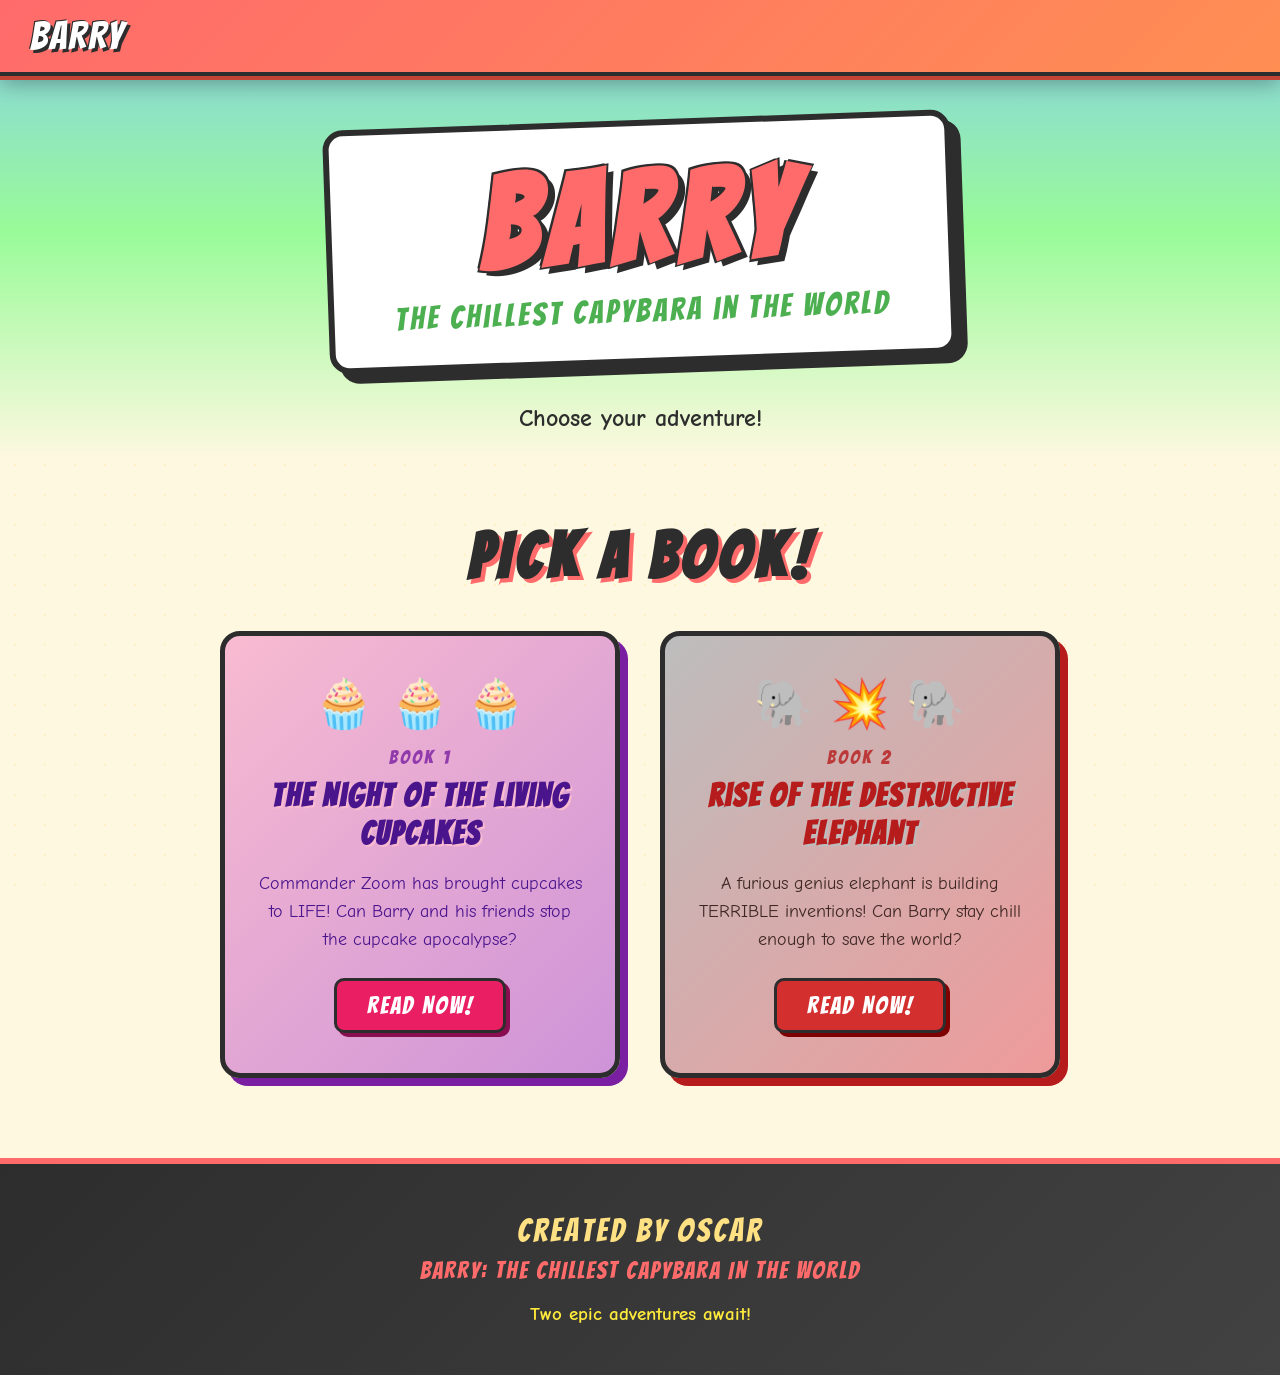
<file: index.html>
<!DOCTYPE html>
<html lang="en">
<head>
    <meta charset="UTF-8">
    <meta name="viewport" content="width=device-width, initial-scale=1.0">
    <title>Barry: The Chillest Capybara in the World</title>
    <link rel="stylesheet" href="css/styles.css">
    <link href="https://fonts.googleapis.com/css2?family=Bangers&family=Comic+Neue:wght@400;700&display=swap" rel="stylesheet">
</head>
<body class="book-picker-page">
    <nav class="navbar">
        <div class="nav-logo">BARRY</div>
    </nav>

    <header class="hero">
        <div class="hero-content">
            <div class="title-container">
                <h1 class="main-title">BARRY</h1>
                <p class="subtitle">The Chillest Capybara in the World</p>
            </div>
            <p class="tagline">Choose your adventure!</p>
        </div>
    </header>

    <section class="book-picker-section">
        <h2 class="section-title">PICK A BOOK!</h2>

        <div class="book-picker">
            <!-- Book 1 Card -->
            <a href="book1/index.html" class="book-card book-card-1">
                <div class="book-card-inner">
                    <div class="book-card-emojis">
                        <span class="book-emoji book-emoji-1">🧁</span>
                        <span class="book-emoji book-emoji-2">🧁</span>
                        <span class="book-emoji book-emoji-3">🧁</span>
                    </div>
                    <div class="book-card-number">BOOK 1</div>
                    <h3 class="book-card-title">The Night of the Living Cupcakes</h3>
                    <p class="book-card-desc">Commander Zoom has brought cupcakes to LIFE! Can Barry and his friends stop the cupcake apocalypse?</p>
                    <div class="book-card-action">READ NOW!</div>
                </div>
            </a>

            <!-- Book 2 Card -->
            <a href="book2/index.html" class="book-card book-card-2">
                <div class="book-card-inner">
                    <div class="book-card-emojis">
                        <span class="book-emoji book-emoji-1">🐘</span>
                        <span class="book-emoji book-emoji-2">💥</span>
                        <span class="book-emoji book-emoji-3">🐘</span>
                    </div>
                    <div class="book-card-number">BOOK 2</div>
                    <h3 class="book-card-title">Rise of The Destructive Elephant</h3>
                    <p class="book-card-desc">A furious genius elephant is building TERRIBLE inventions! Can Barry stay chill enough to save the world?</p>
                    <div class="book-card-action">READ NOW!</div>
                </div>
            </a>
        </div>
    </section>

    <footer class="footer">
        <div class="footer-content">
            <p class="created-by">Created by OSCAR</p>
            <p class="book-title">BARRY: THE CHILLEST CAPYBARA IN THE WORLD</p>
            <p class="story-tease">Two epic adventures await!</p>
        </div>
    </footer>

    <script src="js/main.js"></script>
</body>
</html>
</file>
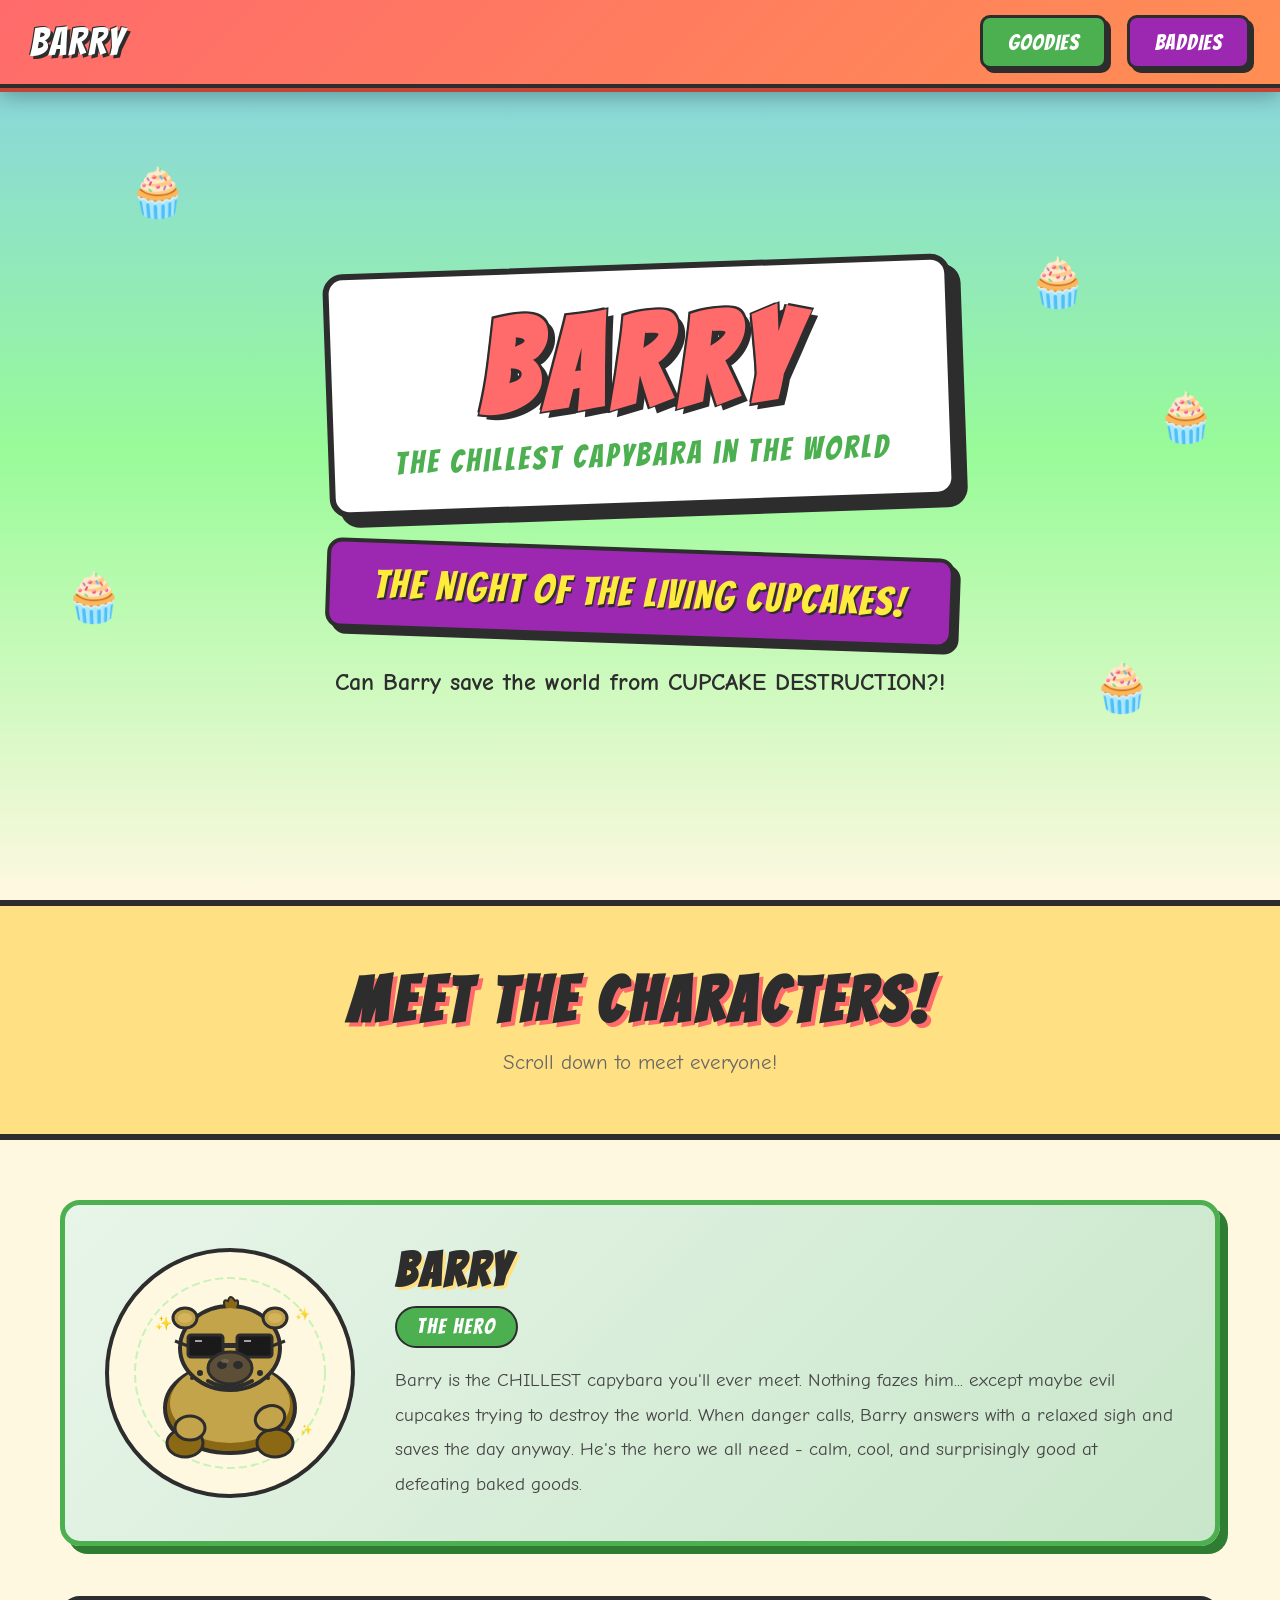
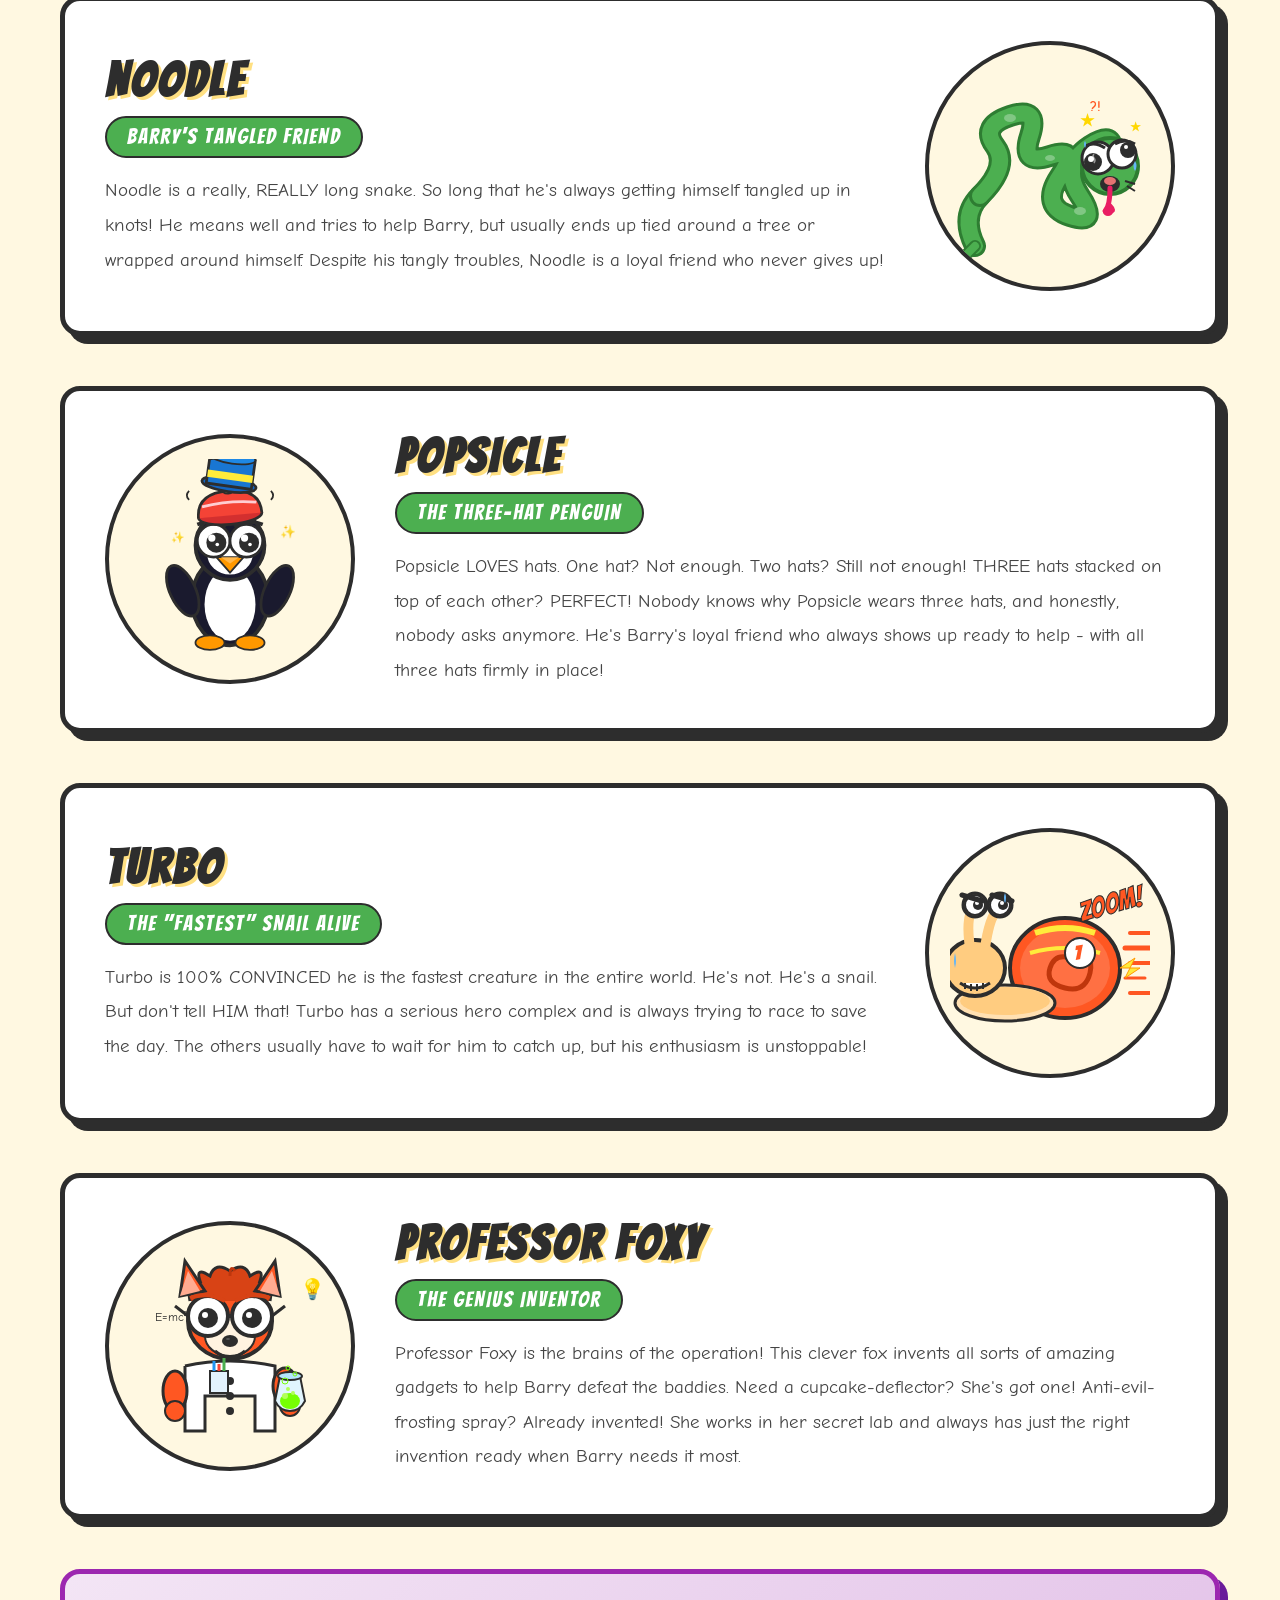
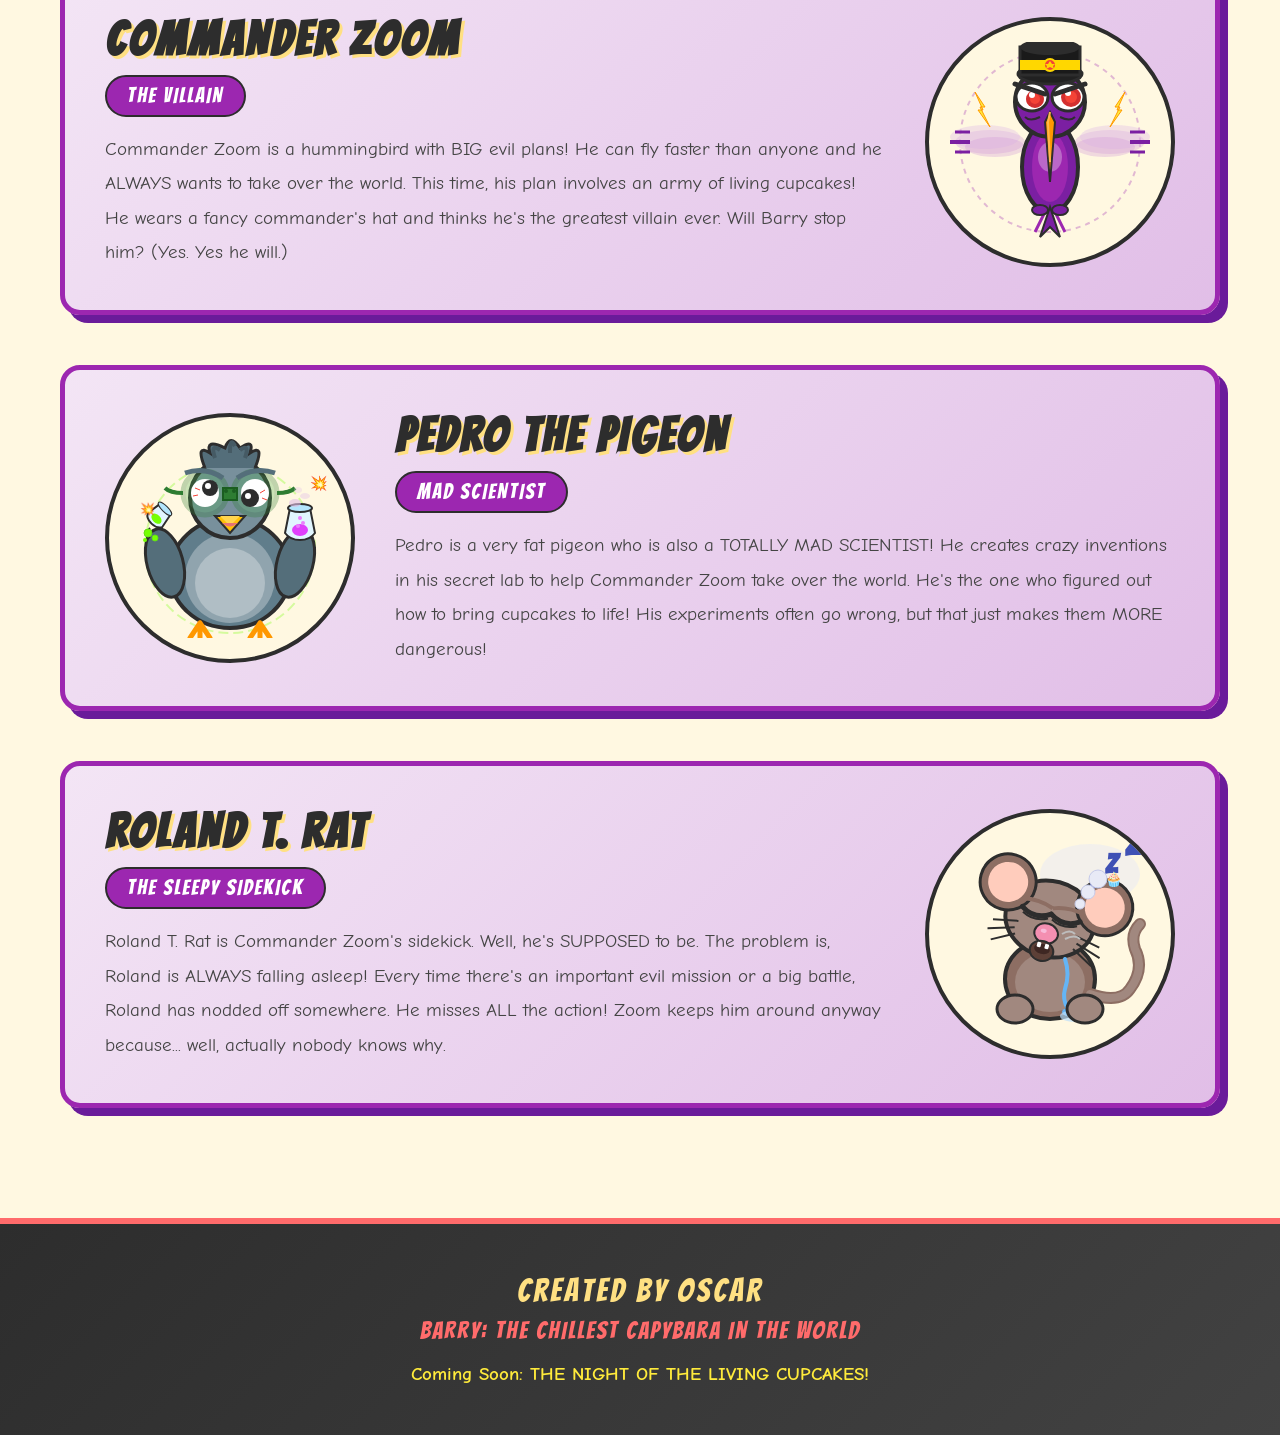
<file: book1/index.html>
<!DOCTYPE html>
<html lang="en">
<head>
    <meta charset="UTF-8">
    <meta name="viewport" content="width=device-width, initial-scale=1.0">
    <title>The Night of the Living Cupcakes - Barry</title>
    <link rel="stylesheet" href="../css/styles.css">
    <link href="https://fonts.googleapis.com/css2?family=Bangers&family=Comic+Neue:wght@400;700&display=swap" rel="stylesheet">
</head>
<body>
    <nav class="navbar">
        <div class="nav-logo"><a href="../index.html" style="color:white;text-decoration:none;">BARRY</a></div>
        <div class="nav-links">
            <a href="goodies.html" class="nav-btn goodies-btn">GOODIES</a>
            <a href="baddies.html" class="nav-btn baddies-btn">BADDIES</a>
        </div>
    </nav>

    <header class="hero">
        <div class="hero-content">
            <div class="title-container">
                <h1 class="main-title">BARRY</h1>
                <p class="subtitle">The Chillest Capybara in the World</p>
            </div>
            <div class="cupcake-warning">
                <span class="warning-text">THE NIGHT OF THE LIVING CUPCAKES!</span>
            </div>
            <p class="tagline">Can Barry save the world from CUPCAKE DESTRUCTION?!</p>
        </div>
        <div class="floating-cupcakes">
            <div class="cupcake cupcake-1">🧁</div>
            <div class="cupcake cupcake-2">🧁</div>
            <div class="cupcake cupcake-3">🧁</div>
            <div class="cupcake cupcake-4">🧁</div>
            <div class="cupcake cupcake-5">🧁</div>
        </div>
    </header>

    <section class="characters-intro">
        <h2 class="section-title">MEET THE CHARACTERS!</h2>
        <div class="scroll-hint">Scroll down to meet everyone!</div>
    </section>

    <main class="characters">
        <!-- BARRY -->
        <article class="character-card hero-character" id="barry">
            <div class="character-image">
                <svg viewBox="0 0 200 200" class="character-svg barry-svg">
                    <circle cx="100" cy="100" r="95" fill="none" stroke="#90EE90" stroke-width="2" stroke-dasharray="8,4" opacity="0.5"/>
                    <ellipse cx="100" cy="135" rx="65" ry="45" fill="#8B6914" stroke="#2D2D2D" stroke-width="4"/>
                    <ellipse cx="100" cy="130" rx="60" ry="40" fill="#C4A44A"/>
                    <ellipse cx="55" cy="170" rx="18" ry="14" fill="#8B6914" stroke="#2D2D2D" stroke-width="3"/>
                    <ellipse cx="145" cy="170" rx="18" ry="14" fill="#8B6914" stroke="#2D2D2D" stroke-width="3"/>
                    <ellipse cx="100" cy="75" rx="50" ry="42" fill="#C4A44A" stroke="#2D2D2D" stroke-width="4"/>
                    <ellipse cx="55" cy="45" rx="12" ry="10" fill="#C4A44A" stroke="#2D2D2D" stroke-width="3"/>
                    <ellipse cx="55" cy="45" rx="7" ry="5" fill="#D4B45A"/>
                    <ellipse cx="145" cy="45" rx="12" ry="10" fill="#C4A44A" stroke="#2D2D2D" stroke-width="3"/>
                    <ellipse cx="145" cy="45" rx="7" ry="5" fill="#D4B45A"/>
                    <rect x="58" y="62" width="35" height="22" rx="3" fill="#1a1a1a" stroke="#2D2D2D" stroke-width="3"/>
                    <rect x="107" y="62" width="35" height="22" rx="3" fill="#1a1a1a" stroke="#2D2D2D" stroke-width="3"/>
                    <rect x="93" y="70" width="14" height="5" fill="#2D2D2D"/>
                    <line x1="58" y1="73" x2="45" y2="68" stroke="#2D2D2D" stroke-width="3"/>
                    <line x1="142" y1="73" x2="155" y2="68" stroke="#2D2D2D" stroke-width="3"/>
                    <line x1="65" y1="68" x2="72" y2="68" stroke="white" stroke-width="2" opacity="0.6"/>
                    <line x1="114" y1="68" x2="121" y2="68" stroke="white" stroke-width="2" opacity="0.6"/>
                    <ellipse cx="100" cy="95" rx="22" ry="16" fill="#5D4E37" stroke="#2D2D2D" stroke-width="3"/>
                    <ellipse cx="92" cy="92" rx="5" ry="4" fill="#2D2D2D"/>
                    <ellipse cx="108" cy="92" rx="5" ry="4" fill="#2D2D2D"/>
                    <ellipse cx="95" cy="88" rx="4" ry="2" fill="#7D6E57" opacity="0.7"/>
                    <path d="M78 108 Q100 120 122 108" stroke="#2D2D2D" stroke-width="4" fill="none" stroke-linecap="round"/>
                    <circle cx="70" cy="100" r="3" fill="#2D2D2D"/>
                    <circle cx="62" cy="105" r="2" fill="#2D2D2D"/>
                    <circle cx="130" cy="100" r="3" fill="#2D2D2D"/>
                    <circle cx="138" cy="105" r="2" fill="#2D2D2D"/>
                    <path d="M95 35 Q92 25 98 28 Q100 20 105 28 Q110 25 107 35" fill="#8B6914" stroke="#2D2D2D" stroke-width="2"/>
                    <ellipse cx="60" cy="155" rx="15" ry="12" fill="#C4A44A" stroke="#2D2D2D" stroke-width="3"/>
                    <ellipse cx="140" cy="145" rx="15" ry="12" fill="#C4A44A" stroke="#2D2D2D" stroke-width="3" transform="rotate(-20 140 145)"/>
                    <text x="25" y="55" font-size="14" fill="#FFD700">✨</text>
                    <text x="165" y="45" font-size="12" fill="#FFD700">✨</text>
                    <text x="170" y="160" font-size="10" fill="#FFD700">✨</text>
                </svg>
            </div>
            <div class="character-info">
                <h3 class="character-name">BARRY</h3>
                <p class="character-role goodie-role">THE HERO</p>
                <p class="character-bio">Barry is the CHILLEST capybara you'll ever meet. Nothing fazes him... except maybe evil cupcakes trying to destroy the world. When danger calls, Barry answers with a relaxed sigh and saves the day anyway. He's the hero we all need - calm, cool, and surprisingly good at defeating baked goods.</p>
            </div>
        </article>

        <!-- NOODLE -->
        <article class="character-card" id="noodle">
            <div class="character-image">
                <svg viewBox="0 0 200 200" class="character-svg noodle-svg">
                    <path d="M25 180 Q10 150 30 130" stroke="#2E7D32" stroke-width="22" fill="none" stroke-linecap="round"/>
                    <path d="M25 180 Q10 150 30 130" stroke="#4CAF50" stroke-width="16" fill="none" stroke-linecap="round"/>
                    <path d="M30 130 Q60 100 45 80 Q30 60 60 50 Q90 40 80 70 Q70 100 100 90 Q130 80 110 110 Q90 140 120 150 Q150 160 130 130 Q110 100 140 80 Q170 60 160 100" stroke="#2E7D32" stroke-width="22" fill="none" stroke-linecap="round"/>
                    <path d="M30 130 Q60 100 45 80 Q30 60 60 50 Q90 40 80 70 Q70 100 100 90 Q130 80 110 110 Q90 140 120 150 Q150 160 130 130 Q110 100 140 80 Q170 60 160 100" stroke="#4CAF50" stroke-width="16" fill="none" stroke-linecap="round"/>
                    <ellipse cx="60" cy="52" rx="6" ry="4" fill="#81C784"/>
                    <ellipse cx="100" cy="92" rx="5" ry="3" fill="#81C784"/>
                    <ellipse cx="130" cy="145" rx="6" ry="4" fill="#81C784"/>
                    <circle cx="160" cy="100" r="28" fill="#4CAF50" stroke="#2E7D32" stroke-width="4"/>
                    <circle cx="148" cy="92" r="16" fill="white" stroke="#2D2D2D" stroke-width="3"/>
                    <circle cx="172" cy="88" r="14" fill="white" stroke="#2D2D2D" stroke-width="3"/>
                    <circle cx="143" cy="96" r="9" fill="#2D2D2D"/>
                    <circle cx="178" cy="84" r="8" fill="#2D2D2D"/>
                    <circle cx="141" cy="93" r="3" fill="white"/>
                    <circle cx="176" cy="81" r="2" fill="white"/>
                    <path d="M144 97 Q146 94 144 92 Q142 90 144 88" stroke="white" stroke-width="1.5" fill="none" opacity="0.5"/>
                    <path d="M135 80 Q145 75 155 82" stroke="#2D2D2D" stroke-width="3" fill="none"/>
                    <path d="M165 78 Q175 72 185 78" stroke="#2D2D2D" stroke-width="3" fill="none"/>
                    <ellipse cx="160" cy="118" rx="10" ry="8" fill="#2D2D2D"/>
                    <ellipse cx="160" cy="115" rx="6" ry="4" fill="#E57373"/>
                    <path d="M160 122 Q160 140 155 145 M160 140 Q165 145 160 145" stroke="#E91E63" stroke-width="5" fill="none" stroke-linecap="round"/>
                    <ellipse cx="158" cy="146" rx="5" ry="4" fill="#E91E63"/>
                    <path d="M25 180 L15 190" stroke="#2E7D32" stroke-width="12" fill="none" stroke-linecap="round"/>
                    <path d="M25 180 L15 190" stroke="#4CAF50" stroke-width="8" fill="none" stroke-linecap="round"/>
                    <ellipse cx="13" cy="192" rx="5" ry="4" fill="#4CAF50" stroke="#2E7D32" stroke-width="2"/>
                    <text x="130" y="60" font-size="16" fill="#FFD700" font-weight="bold">★</text>
                    <text x="180" y="65" font-size="12" fill="#FFD700" font-weight="bold">★</text>
                    <text x="140" y="45" font-size="14" fill="#FF5722" font-weight="bold">?!</text>
                    <path d="M185 95 Q188 100 185 105 Q182 100 185 95" fill="#64B5F6"/>
                    <path d="M135 75 Q137 78 135 82 Q133 78 135 75" fill="#64B5F6"/>
                    <path d="M175 115 L185 118" stroke="#2D2D2D" stroke-width="2"/>
                    <path d="M177 120 L185 125" stroke="#2D2D2D" stroke-width="2"/>
                </svg>
            </div>
            <div class="character-info">
                <h3 class="character-name">NOODLE</h3>
                <p class="character-role goodie-role">BARRY'S TANGLED FRIEND</p>
                <p class="character-bio">Noodle is a really, REALLY long snake. So long that he's always getting himself tangled up in knots! He means well and tries to help Barry, but usually ends up tied around a tree or wrapped around himself. Despite his tangly troubles, Noodle is a loyal friend who never gives up!</p>
            </div>
        </article>

        <!-- POPSICLE -->
        <article class="character-card" id="popsicle">
            <div class="character-image">
                <svg viewBox="0 0 200 220" class="character-svg popsicle-svg">
                    <ellipse cx="100" cy="155" rx="42" ry="50" fill="#1a1a2e" stroke="#2D2D2D" stroke-width="4"/>
                    <ellipse cx="100" cy="160" rx="28" ry="40" fill="white"/>
                    <ellipse cx="48" cy="145" rx="14" ry="30" fill="#1a1a2e" stroke="#2D2D2D" stroke-width="3" transform="rotate(-25 48 145)"/>
                    <ellipse cx="152" cy="145" rx="14" ry="30" fill="#1a1a2e" stroke="#2D2D2D" stroke-width="3" transform="rotate(25 152 145)"/>
                    <ellipse cx="78" cy="202" rx="16" ry="8" fill="#FF9800" stroke="#2D2D2D" stroke-width="2"/>
                    <ellipse cx="122" cy="202" rx="16" ry="8" fill="#FF9800" stroke="#2D2D2D" stroke-width="2"/>
                    <circle cx="100" cy="95" r="38" fill="#1a1a2e" stroke="#2D2D2D" stroke-width="4"/>
                    <ellipse cx="100" cy="105" rx="25" ry="22" fill="white"/>
                    <circle cx="82" cy="90" r="18" fill="white" stroke="#2D2D2D" stroke-width="3"/>
                    <circle cx="118" cy="90" r="18" fill="white" stroke="#2D2D2D" stroke-width="3"/>
                    <circle cx="85" cy="92" r="11" fill="#2D2D2D"/>
                    <circle cx="121" cy="92" r="11" fill="#2D2D2D"/>
                    <circle cx="80" cy="87" r="4" fill="white"/>
                    <circle cx="86" cy="94" r="2" fill="white"/>
                    <circle cx="116" cy="87" r="4" fill="white"/>
                    <circle cx="122" cy="94" r="2" fill="white"/>
                    <path d="M64 72 Q82 65 95 75" stroke="#2D2D2D" stroke-width="4" fill="none"/>
                    <path d="M105 75 Q118 65 136 72" stroke="#2D2D2D" stroke-width="4" fill="none"/>
                    <path d="M85 108 L100 125 L115 108 Z" fill="#FF9800" stroke="#2D2D2D" stroke-width="2"/>
                    <path d="M90 108 L100 115 L110 108" fill="#FFB74D"/>
                    <g transform="rotate(-5 100 60)">
                        <ellipse cx="100" cy="62" rx="35" ry="10" fill="#D32F2F" stroke="#2D2D2D" stroke-width="3"/>
                        <path d="M65 62 Q65 35 100 35 Q135 35 135 62" fill="#F44336" stroke="#2D2D2D" stroke-width="3"/>
                        <path d="M70 50 Q100 45 130 50" stroke="#FFCDD2" stroke-width="3" fill="none"/>
                        <circle cx="100" cy="30" r="8" fill="#FFEB3B" stroke="#2D2D2D" stroke-width="2"/>
                    </g>
                    <g transform="rotate(8 100 20)">
                        <ellipse cx="100" cy="28" rx="30" ry="8" fill="#1565C0" stroke="#2D2D2D" stroke-width="3"/>
                        <rect x="75" y="-2" width="50" height="32" fill="#1976D2" stroke="#2D2D2D" stroke-width="3"/>
                        <ellipse cx="100" cy="-2" rx="25" ry="7" fill="#1E88E5" stroke="#2D2D2D" stroke-width="2"/>
                        <rect x="75" y="15" width="50" height="8" fill="#FFEB3B"/>
                    </g>
                    <g transform="rotate(-12 100 -15)">
                        <polygon points="100,-45 78,-5 122,-5" fill="#9C27B0" stroke="#2D2D2D" stroke-width="3"/>
                        <circle cx="95" cy="-20" r="4" fill="#E1BEE7"/>
                        <circle cx="108" cy="-28" r="3" fill="#E1BEE7"/>
                        <circle cx="98" cy="-35" r="3" fill="#E1BEE7"/>
                        <circle cx="100" cy="-48" r="7" fill="#E91E63" stroke="#2D2D2D" stroke-width="2"/>
                        <path d="M100 -48 Q85 -55 80 -45" stroke="#FFEB3B" stroke-width="2" fill="none"/>
                        <path d="M100 -48 Q115 -55 120 -45" stroke="#4CAF50" stroke-width="2" fill="none"/>
                        <path d="M100 -48 Q100 -60 95 -52" stroke="#2196F3" stroke-width="2" fill="none"/>
                    </g>
                    <path d="M55 45 Q50 40 55 35" stroke="#2D2D2D" stroke-width="2" fill="none"/>
                    <path d="M145 45 Q150 40 145 35" stroke="#2D2D2D" stroke-width="2" fill="none"/>
                    <path d="M130 -10 L140 -15" stroke="#2D2D2D" stroke-width="2"/>
                    <path d="M70 -5 L60 -10" stroke="#2D2D2D" stroke-width="2"/>
                    <text x="155" y="85" font-size="14" fill="#FFD700">✨</text>
                    <text x="35" y="90" font-size="12" fill="#FFD700">✨</text>
                </svg>
            </div>
            <div class="character-info">
                <h3 class="character-name">POPSICLE</h3>
                <p class="character-role goodie-role">THE THREE-HAT PENGUIN</p>
                <p class="character-bio">Popsicle LOVES hats. One hat? Not enough. Two hats? Still not enough! THREE hats stacked on top of each other? PERFECT! Nobody knows why Popsicle wears three hats, and honestly, nobody asks anymore. He's Barry's loyal friend who always shows up ready to help - with all three hats firmly in place!</p>
            </div>
        </article>

        <!-- TURBO -->
        <article class="character-card" id="turbo">
            <div class="character-image">
                <svg viewBox="0 0 200 200" class="character-svg turbo-svg">
                    <line x1="180" y1="80" x2="200" y2="80" stroke="#FF5722" stroke-width="4" stroke-linecap="round"/>
                    <line x1="175" y1="95" x2="200" y2="95" stroke="#FF5722" stroke-width="5" stroke-linecap="round"/>
                    <line x1="180" y1="110" x2="200" y2="110" stroke="#FF5722" stroke-width="4" stroke-linecap="round"/>
                    <line x1="175" y1="125" x2="195" y2="125" stroke="#FF5722" stroke-width="3" stroke-linecap="round"/>
                    <line x1="180" y1="140" x2="200" y2="140" stroke="#FF5722" stroke-width="4" stroke-linecap="round"/>
                    <ellipse cx="115" cy="115" rx="55" ry="50" fill="#FF5722" stroke="#2D2D2D" stroke-width="4"/>
                    <ellipse cx="115" cy="115" rx="45" ry="40" fill="#FF7043"/>
                    <path d="M85 80 Q115 70 145 80" stroke="#FFEB3B" stroke-width="6" fill="none"/>
                    <path d="M80 100 Q115 90 150 100" stroke="#FFEB3B" stroke-width="4" fill="none"/>
                    <path d="M120 90 Q145 100 140 120 Q135 140 115 135 Q95 130 100 115 Q105 100 120 105" stroke="#BF360C" stroke-width="5" fill="none"/>
                    <ellipse cx="55" cy="150" rx="50" ry="18" fill="#FFE0B2" stroke="#2D2D2D" stroke-width="3"/>
                    <ellipse cx="55" cy="148" rx="45" ry="14" fill="#FFCC80"/>
                    <ellipse cx="25" cy="115" rx="30" ry="28" fill="#FFCC80" stroke="#2D2D2D" stroke-width="4"/>
                    <path d="M20 95 Q15 60 25 55" stroke="#FFCC80" stroke-width="10" fill="none"/>
                    <path d="M35 95 Q40 60 50 55" stroke="#FFCC80" stroke-width="10" fill="none"/>
                    <circle cx="25" cy="52" r="12" fill="#FFCC80" stroke="#2D2D2D" stroke-width="3"/>
                    <circle cx="50" cy="52" r="12" fill="#FFCC80" stroke="#2D2D2D" stroke-width="3"/>
                    <circle cx="25" cy="52" r="10" fill="white" stroke="#2D2D2D" stroke-width="2"/>
                    <circle cx="50" cy="52" r="10" fill="white" stroke="#2D2D2D" stroke-width="2"/>
                    <circle cx="28" cy="52" r="5" fill="#2D2D2D"/>
                    <circle cx="53" cy="52" r="5" fill="#2D2D2D"/>
                    <circle cx="27" cy="50" r="2" fill="white"/>
                    <circle cx="52" cy="50" r="2" fill="white"/>
                    <path d="M12 42 L32 48" stroke="#2D2D2D" stroke-width="5" stroke-linecap="round"/>
                    <path d="M62 48 L42 42" stroke="#2D2D2D" stroke-width="5" stroke-linecap="round"/>
                    <path d="M10 130 Q25 140 40 130" stroke="#2D2D2D" stroke-width="3" fill="white"/>
                    <line x1="15" y1="130" x2="15" y2="136" stroke="#2D2D2D" stroke-width="2"/>
                    <line x1="21" y1="131" x2="21" y2="138" stroke="#2D2D2D" stroke-width="2"/>
                    <line x1="27" y1="131" x2="27" y2="138" stroke="#2D2D2D" stroke-width="2"/>
                    <line x1="33" y1="130" x2="33" y2="136" stroke="#2D2D2D" stroke-width="2"/>
                    <path d="M5 100 Q3 108 5 115 Q7 108 5 100" fill="#64B5F6"/>
                    <path d="M55 40 Q53 45 55 50 Q57 45 55 40" fill="#64B5F6"/>
                    <text x="130" y="65" font-family="Bangers, cursive" font-size="28" fill="#FF5722" stroke="#2D2D2D" stroke-width="1" transform="rotate(-15 145 60)">ZOOM!</text>
                    <polygon points="170,115 185,105 180,115 190,115 175,125 180,115" fill="#FFEB3B" stroke="#FF9800" stroke-width="1"/>
                    <circle cx="130" cy="100" r="15" fill="white" stroke="#2D2D2D" stroke-width="2"/>
                    <text x="124" y="107" font-family="Bangers, cursive" font-size="20" fill="#FF5722" font-weight="bold">1</text>
                </svg>
            </div>
            <div class="character-info">
                <h3 class="character-name">TURBO</h3>
                <p class="character-role goodie-role">THE "FASTEST" SNAIL ALIVE</p>
                <p class="character-bio">Turbo is 100% CONVINCED he is the fastest creature in the entire world. He's not. He's a snail. But don't tell HIM that! Turbo has a serious hero complex and is always trying to race to save the day. The others usually have to wait for him to catch up, but his enthusiasm is unstoppable!</p>
            </div>
        </article>

        <!-- PROFESSOR FOXY -->
        <article class="character-card" id="foxy">
            <div class="character-image">
                <svg viewBox="0 0 200 200" class="character-svg foxy-svg">
                    <path d="M55 120 L55 185 L75 185 L75 150 L125 150 L125 185 L145 185 L145 120 Q100 110 55 120" fill="white" stroke="#2D2D2D" stroke-width="3"/>
                    <circle cx="100" cy="135" r="4" fill="#2D2D2D"/>
                    <circle cx="100" cy="150" r="4" fill="#2D2D2D"/>
                    <circle cx="100" cy="165" r="4" fill="#2D2D2D"/>
                    <ellipse cx="45" cy="145" rx="12" ry="20" fill="#FF5722" stroke="#2D2D2D" stroke-width="3"/>
                    <ellipse cx="155" cy="140" rx="12" ry="18" fill="#FF5722" stroke="#2D2D2D" stroke-width="3"/>
                    <circle cx="45" cy="165" r="10" fill="#FF5722" stroke="#2D2D2D" stroke-width="2"/>
                    <circle cx="160" cy="160" r="10" fill="#FF5722" stroke="#2D2D2D" stroke-width="2"/>
                    <path d="M150 130 L145 155 Q150 165 160 165 Q170 165 175 155 L170 130 Z" fill="#E1F5FE" stroke="#2D2D2D" stroke-width="2"/>
                    <ellipse cx="160" cy="130" rx="12" ry="4" fill="#B3E5FC" stroke="#2D2D2D" stroke-width="2"/>
                    <ellipse cx="160" cy="155" rx="10" ry="8" fill="#76FF03"/>
                    <circle cx="155" cy="150" r="3" fill="#B2FF59"/>
                    <circle cx="163" cy="147" r="2" fill="#B2FF59"/>
                    <circle cx="158" cy="143" r="2" fill="#B2FF59"/>
                    <circle cx="155" cy="135" r="3" fill="none" stroke="#76FF03" stroke-width="1"/>
                    <circle cx="165" cy="128" r="2" fill="none" stroke="#76FF03" stroke-width="1"/>
                    <circle cx="158" cy="122" r="2" fill="none" stroke="#76FF03" stroke-width="1"/>
                    <ellipse cx="100" cy="75" rx="42" ry="38" fill="#FF5722" stroke="#2D2D2D" stroke-width="4"/>
                    <path d="M60 55 Q55 30 70 35 Q65 20 80 30 Q85 15 100 25 Q115 15 120 30 Q135 20 130 35 Q145 30 140 55" fill="#D84315" stroke="#2D2D2D" stroke-width="3"/>
                    <path d="M65 45 Q60 35 68 40" stroke="#BF360C" stroke-width="3" fill="none"/>
                    <path d="M135 45 Q140 35 132 40" stroke="#BF360C" stroke-width="3" fill="none"/>
                    <path d="M100 30 Q100 18 105 25" stroke="#BF360C" stroke-width="3" fill="none"/>
                    <polygon points="50,50 55,15 75,45" fill="#FF5722" stroke="#2D2D2D" stroke-width="3"/>
                    <polygon points="50,50 58,25 70,45" fill="#FFAB91"/>
                    <polygon points="150,50 145,15 125,45" fill="#FF5722" stroke="#2D2D2D" stroke-width="3"/>
                    <polygon points="150,50 142,25 130,45" fill="#FFAB91"/>
                    <ellipse cx="100" cy="90" rx="25" ry="20" fill="#FFF3E0" stroke="#2D2D2D" stroke-width="2"/>
                    <circle cx="78" cy="70" r="20" fill="white" stroke="#2D2D2D" stroke-width="4"/>
                    <circle cx="122" cy="70" r="20" fill="white" stroke="#2D2D2D" stroke-width="4"/>
                    <path d="M98 70 L102 70" stroke="#2D2D2D" stroke-width="4"/>
                    <line x1="58" y1="70" x2="45" y2="60" stroke="#2D2D2D" stroke-width="3"/>
                    <line x1="142" y1="70" x2="155" y2="60" stroke="#2D2D2D" stroke-width="3"/>
                    <path d="M68 62 Q72 58 76 62" stroke="white" stroke-width="2" fill="none" opacity="0.7"/>
                    <path d="M112 62 Q116 58 120 62" stroke="white" stroke-width="2" fill="none" opacity="0.7"/>
                    <circle cx="78" cy="72" r="10" fill="#2D2D2D"/>
                    <circle cx="122" cy="72" r="10" fill="#2D2D2D"/>
                    <circle cx="75" cy="69" r="3" fill="white"/>
                    <circle cx="119" cy="69" r="3" fill="white"/>
                    <path d="M60 52 Q78 45 95 55" stroke="#D84315" stroke-width="4" fill="none"/>
                    <path d="M105 55 Q122 45 140 52" stroke="#D84315" stroke-width="4" fill="none"/>
                    <ellipse cx="100" cy="95" rx="8" ry="6" fill="#2D2D2D"/>
                    <ellipse cx="98" cy="93" rx="2" ry="1" fill="#555"/>
                    <path d="M85 105 Q100 118 115 105" stroke="#2D2D2D" stroke-width="3" fill="none"/>
                    <rect x="80" y="125" width="18" height="22" fill="#E3F2FD" stroke="#2D2D2D" stroke-width="2"/>
                    <line x1="84" y1="125" x2="84" y2="115" stroke="#2196F3" stroke-width="3"/>
                    <line x1="89" y1="125" x2="89" y2="118" stroke="#F44336" stroke-width="3"/>
                    <line x1="94" y1="125" x2="94" y2="112" stroke="#4CAF50" stroke-width="3"/>
                    <text x="170" y="50" font-size="20" fill="#FFD700">💡</text>
                    <text x="25" y="75" font-size="12" fill="#2D2D2D">E=mc²</text>
                </svg>
            </div>
            <div class="character-info">
                <h3 class="character-name">PROFESSOR FOXY</h3>
                <p class="character-role goodie-role">THE GENIUS INVENTOR</p>
                <p class="character-bio">Professor Foxy is the brains of the operation! This clever fox invents all sorts of amazing gadgets to help Barry defeat the baddies. Need a cupcake-deflector? She's got one! Anti-evil-frosting spray? Already invented! She works in her secret lab and always has just the right invention ready when Barry needs it most.</p>
            </div>
        </article>

        <!-- COMMANDER ZOOM -->
        <article class="character-card baddie-card" id="zoom">
            <div class="character-image">
                <svg viewBox="0 0 200 200" class="character-svg zoom-svg">
                    <circle cx="100" cy="100" r="90" fill="none" stroke="#9C27B0" stroke-width="2" stroke-dasharray="5,5" opacity="0.3"/>
                    <ellipse cx="40" cy="100" rx="35" ry="12" fill="#CE93D8" opacity="0.3"/>
                    <ellipse cx="35" cy="95" rx="35" ry="12" fill="#E1BEE7" opacity="0.4"/>
                    <ellipse cx="45" cy="105" rx="30" ry="10" fill="#CE93D8" opacity="0.3"/>
                    <ellipse cx="160" cy="100" rx="35" ry="12" fill="#CE93D8" opacity="0.3"/>
                    <ellipse cx="165" cy="95" rx="35" ry="12" fill="#E1BEE7" opacity="0.4"/>
                    <ellipse cx="155" cy="105" rx="30" ry="10" fill="#CE93D8" opacity="0.3"/>
                    <ellipse cx="100" cy="125" rx="28" ry="45" fill="#7B1FA2" stroke="#2D2D2D" stroke-width="4"/>
                    <ellipse cx="100" cy="125" rx="18" ry="35" fill="#9C27B0"/>
                    <ellipse cx="100" cy="115" rx="12" ry="15" fill="#BA68C8"/>
                    <path d="M100 165 L90 195 L100 185 L110 195 Z" fill="#7B1FA2" stroke="#2D2D2D" stroke-width="2"/>
                    <path d="M95 170 L85 190" stroke="#9C27B0" stroke-width="3"/>
                    <path d="M105 170 L115 190" stroke="#9C27B0" stroke-width="3"/>
                    <circle cx="100" cy="60" r="35" fill="#7B1FA2" stroke="#2D2D2D" stroke-width="4"/>
                    <ellipse cx="100" cy="32" rx="32" ry="10" fill="#212121" stroke="#2D2D2D" stroke-width="3"/>
                    <rect x="70" y="5" width="60" height="28" fill="#1a1a1a" stroke="#2D2D2D" stroke-width="3"/>
                    <ellipse cx="100" cy="5" rx="30" ry="8" fill="#2D2D2D"/>
                    <rect x="70" y="18" width="60" height="10" fill="#FFD700"/>
                    <circle cx="100" cy="23" r="6" fill="#F44336" stroke="#FFD700" stroke-width="2"/>
                    <polygon points="100,19 102,22 105,22 103,24 104,27 100,25 96,27 97,24 95,22 98,22" fill="#FFD700"/>
                    <ellipse cx="82" cy="55" rx="16" ry="14" fill="white" stroke="#2D2D2D" stroke-width="3"/>
                    <ellipse cx="118" cy="55" rx="16" ry="14" fill="white" stroke="#2D2D2D" stroke-width="3"/>
                    <circle cx="85" cy="57" r="9" fill="#D32F2F"/>
                    <circle cx="121" cy="55" r="10" fill="#D32F2F"/>
                    <circle cx="85" cy="57" r="5" fill="#F44336"/>
                    <circle cx="121" cy="55" r="6" fill="#F44336"/>
                    <circle cx="82" cy="53" r="3" fill="white"/>
                    <circle cx="118" cy="51" r="3" fill="white"/>
                    <path d="M65 42 L95 52" stroke="#2D2D2D" stroke-width="5" stroke-linecap="round"/>
                    <path d="M135 42 L105 52" stroke="#2D2D2D" stroke-width="5" stroke-linecap="round"/>
                    <path d="M100 70 L95 80 L100 140 L105 80 Z" fill="#FF9800" stroke="#2D2D2D" stroke-width="2"/>
                    <path d="M100 70 L98 80 L100 120" stroke="#FFB74D" stroke-width="2" fill="none"/>
                    <path d="M90 75 Q80 80 75 75" stroke="#2D2D2D" stroke-width="2" fill="none"/>
                    <path d="M110 75 Q120 80 125 75" stroke="#2D2D2D" stroke-width="2" fill="none"/>
                    <line x1="5" y1="90" x2="20" y2="90" stroke="#7B1FA2" stroke-width="3"/>
                    <line x1="0" y1="100" x2="20" y2="100" stroke="#7B1FA2" stroke-width="4"/>
                    <line x1="5" y1="110" x2="20" y2="110" stroke="#7B1FA2" stroke-width="3"/>
                    <line x1="180" y1="90" x2="195" y2="90" stroke="#7B1FA2" stroke-width="3"/>
                    <line x1="180" y1="100" x2="200" y2="100" stroke="#7B1FA2" stroke-width="4"/>
                    <line x1="180" y1="110" x2="195" y2="110" stroke="#7B1FA2" stroke-width="3"/>
                    <polygon points="25,50 35,65 30,65 40,85 28,68 33,68" fill="#FFEB3B" stroke="#FF9800" stroke-width="1"/>
                    <polygon points="175,50 165,65 170,65 160,85 172,68 167,68" fill="#FFEB3B" stroke="#FF9800" stroke-width="1"/>
                    <ellipse cx="90" cy="168" rx="8" ry="5" fill="#7B1FA2" stroke="#2D2D2D" stroke-width="2"/>
                    <ellipse cx="110" cy="168" rx="8" ry="5" fill="#7B1FA2" stroke="#2D2D2D" stroke-width="2"/>
                </svg>
            </div>
            <div class="character-info">
                <h3 class="character-name">COMMANDER ZOOM</h3>
                <p class="character-role baddie-role">THE VILLAIN</p>
                <p class="character-bio">Commander Zoom is a hummingbird with BIG evil plans! He can fly faster than anyone and he ALWAYS wants to take over the world. This time, his plan involves an army of living cupcakes! He wears a fancy commander's hat and thinks he's the greatest villain ever. Will Barry stop him? (Yes. Yes he will.)</p>
            </div>
        </article>

        <!-- PEDRO -->
        <article class="character-card baddie-card" id="pedro">
            <div class="character-image">
                <svg viewBox="0 0 200 200" class="character-svg pedro-svg">
                    <circle cx="100" cy="110" r="85" fill="none" stroke="#76FF03" stroke-width="2" stroke-dasharray="10,5" opacity="0.3"/>
                    <ellipse cx="100" cy="135" rx="60" ry="55" fill="#607D8B" stroke="#2D2D2D" stroke-width="4"/>
                    <ellipse cx="100" cy="140" rx="45" ry="45" fill="#90A4AE"/>
                    <ellipse cx="100" cy="145" rx="35" ry="35" fill="#B0BEC5"/>
                    <ellipse cx="35" cy="125" rx="18" ry="35" fill="#546E7A" stroke="#2D2D2D" stroke-width="3" transform="rotate(-15 35 125)"/>
                    <ellipse cx="165" cy="125" rx="18" ry="35" fill="#546E7A" stroke="#2D2D2D" stroke-width="3" transform="rotate(15 165 125)"/>
                    <path d="M20 100 Q15 95 20 90" stroke="#2D2D2D" stroke-width="2" fill="none"/>
                    <path d="M180 100 Q185 95 180 90" stroke="#2D2D2D" stroke-width="2" fill="none"/>
                    <path d="M70 185 L60 200 M70 185 L70 200 M70 185 L80 200" stroke="#FF9800" stroke-width="5" stroke-linecap="round"/>
                    <path d="M130 185 L120 200 M130 185 L130 200 M130 185 L140 200" stroke="#FF9800" stroke-width="5" stroke-linecap="round"/>
                    <circle cx="100" cy="60" r="40" fill="#78909C" stroke="#2D2D2D" stroke-width="4"/>
                    <path d="M75 30 Q65 5 80 15 Q75 0 95 10 Q100 -5 110 10 Q125 0 120 15 Q135 5 125 30" fill="#546E7A" stroke="#2D2D2D" stroke-width="3"/>
                    <path d="M85 20 Q80 5 90 12" stroke="#455A64" stroke-width="4" fill="none"/>
                    <path d="M100 15 Q100 -2 105 8" stroke="#455A64" stroke-width="4" fill="none"/>
                    <path d="M115 20 Q120 5 110 12" stroke="#455A64" stroke-width="4" fill="none"/>
                    <circle cx="75" cy="55" r="22" fill="#4CAF50" opacity="0.3" stroke="#2E7D32" stroke-width="5"/>
                    <circle cx="125" cy="55" r="22" fill="#4CAF50" opacity="0.3" stroke="#2E7D32" stroke-width="5"/>
                    <rect x="93" y="50" width="14" height="12" fill="#2E7D32" stroke="#1B5E20" stroke-width="2"/>
                    <circle cx="96" cy="53" r="2" fill="#1B5E20"/>
                    <circle cx="104" cy="53" r="2" fill="#1B5E20"/>
                    <path d="M53 55 Q40 55 35 50" stroke="#2E7D32" stroke-width="4"/>
                    <path d="M147 55 Q160 55 165 50" stroke="#2E7D32" stroke-width="4"/>
                    <circle cx="75" cy="55" r="14" fill="white"/>
                    <circle cx="125" cy="55" r="14" fill="white"/>
                    <circle cx="80" cy="50" r="8" fill="#2D2D2D"/>
                    <circle cx="120" cy="60" r="9" fill="#2D2D2D"/>
                    <circle cx="78" cy="48" r="3" fill="white"/>
                    <circle cx="118" cy="58" r="3" fill="white"/>
                    <line x1="65" y1="50" x2="70" y2="52" stroke="#F44336" stroke-width="1"/>
                    <line x1="63" y1="58" x2="68" y2="57" stroke="#F44336" stroke-width="1"/>
                    <line x1="135" y1="52" x2="130" y2="55" stroke="#F44336" stroke-width="1"/>
                    <line x1="137" y1="62" x2="132" y2="60" stroke="#F44336" stroke-width="1"/>
                    <path d="M55 35 Q75 28 93 40" stroke="#546E7A" stroke-width="5" fill="none"/>
                    <path d="M107 40 Q125 28 145 35" stroke="#546E7A" stroke-width="5" fill="none"/>
                    <path d="M85 78 L100 95 L115 78 Z" fill="#FFC107" stroke="#2D2D2D" stroke-width="2"/>
                    <path d="M90 78 L100 88 L110 78" fill="#FFD54F"/>
                    <path d="M92 85 Q100 92 108 85" fill="#E57373"/>
                    <path d="M160 70 L155 95 Q160 102 170 102 Q180 102 185 95 L180 70 Z" fill="#E1F5FE" stroke="#2D2D2D" stroke-width="2"/>
                    <ellipse cx="170" cy="70" rx="12" ry="4" fill="#B3E5FC" stroke="#2D2D2D" stroke-width="2"/>
                    <ellipse cx="170" cy="92" rx="8" ry="6" fill="#E040FB"/>
                    <circle cx="168" cy="88" r="2" fill="#EA80FC"/>
                    <circle cx="173" cy="85" r="2" fill="#EA80FC"/>
                    <circle cx="170" cy="80" r="2" fill="#EA80FC"/>
                    <g transform="rotate(45 30 80)">
                        <path d="M20 70 L18 85 Q20 90 28 90 Q35 90 38 85 L35 70 Z" fill="#E1F5FE" stroke="#2D2D2D" stroke-width="2"/>
                        <ellipse cx="27" cy="70" rx="9" ry="3" fill="#B3E5FC" stroke="#2D2D2D" stroke-width="1"/>
                        <ellipse cx="28" cy="83" rx="6" ry="4" fill="#76FF03"/>
                    </g>
                    <circle cx="18" cy="95" r="4" fill="#76FF03" stroke="#64DD17" stroke-width="1"/>
                    <circle cx="25" cy="100" r="3" fill="#76FF03" stroke="#64DD17" stroke-width="1"/>
                    <circle cx="15" cy="102" r="2" fill="#76FF03"/>
                    <ellipse cx="165" cy="65" rx="6" ry="4" fill="#E1BEE7" opacity="0.6"/>
                    <ellipse cx="175" cy="58" rx="5" ry="3" fill="#E1BEE7" opacity="0.4"/>
                    <ellipse cx="168" cy="52" rx="4" ry="3" fill="#E1BEE7" opacity="0.3"/>
                    <text x="180" y="50" font-size="14" fill="#FF5722">💥</text>
                    <text x="10" y="75" font-size="12" fill="#FF5722">💥</text>
                </svg>
            </div>
            <div class="character-info">
                <h3 class="character-name">PEDRO THE PIGEON</h3>
                <p class="character-role baddie-role">MAD SCIENTIST</p>
                <p class="character-bio">Pedro is a very fat pigeon who is also a TOTALLY MAD SCIENTIST! He creates crazy inventions in his secret lab to help Commander Zoom take over the world. He's the one who figured out how to bring cupcakes to life! His experiments often go wrong, but that just makes them MORE dangerous!</p>
            </div>
        </article>

        <!-- ROLAND T. RAT -->
        <article class="character-card baddie-card" id="roland">
            <div class="character-image">
                <svg viewBox="0 0 200 200" class="character-svg roland-svg">
                    <ellipse cx="140" cy="40" rx="50" ry="30" fill="#E8EAF6" opacity="0.5"/>
                    <ellipse cx="100" cy="145" rx="45" ry="40" fill="#8D6E63" stroke="#2D2D2D" stroke-width="4"/>
                    <ellipse cx="100" cy="148" rx="35" ry="30" fill="#A1887F"/>
                    <path d="M140 160 Q170 170 180 155 Q195 135 185 115 Q180 100 190 90" stroke="#8D6E63" stroke-width="12" fill="none" stroke-linecap="round"/>
                    <path d="M140 160 Q170 170 180 155 Q195 135 185 115 Q180 100 190 90" stroke="#A1887F" stroke-width="8" fill="none" stroke-linecap="round"/>
                    <g transform="rotate(15 100 85)">
                        <ellipse cx="100" cy="85" rx="45" ry="38" fill="#A1887F" stroke="#2D2D2D" stroke-width="4"/>
                        <circle cx="50" cy="60" r="28" fill="#8D6E63" stroke="#2D2D2D" stroke-width="3"/>
                        <circle cx="50" cy="60" r="20" fill="#FFCCBC"/>
                        <circle cx="150" cy="60" r="28" fill="#8D6E63" stroke="#2D2D2D" stroke-width="3"/>
                        <circle cx="150" cy="60" r="20" fill="#FFCCBC"/>
                        <path d="M70 80 Q85 90 100 80" stroke="#2D2D2D" stroke-width="5" fill="none" stroke-linecap="round"/>
                        <path d="M100 80 Q115 90 130 80" stroke="#2D2D2D" stroke-width="5" fill="none" stroke-linecap="round"/>
                        <path d="M72 85 Q85 92 98 85" stroke="#2D2D2D" stroke-width="2" fill="none"/>
                        <path d="M102 85 Q115 92 128 85" stroke="#2D2D2D" stroke-width="2" fill="none"/>
                        <path d="M68 72 Q85 68 100 74" stroke="#8D6E63" stroke-width="4" fill="none"/>
                        <path d="M100 74 Q115 68 132 72" stroke="#8D6E63" stroke-width="4" fill="none"/>
                        <ellipse cx="100" cy="100" rx="12" ry="10" fill="#F48FB1" stroke="#2D2D2D" stroke-width="2"/>
                        <ellipse cx="97" cy="98" rx="3" ry="2" fill="#F8BBD9"/>
                        <line x1="70" y1="95" x2="45" y2="100" stroke="#2D2D2D" stroke-width="2"/>
                        <line x1="68" y1="102" x2="42" y2="110" stroke="#2D2D2D" stroke-width="2"/>
                        <line x1="70" y1="108" x2="48" y2="120" stroke="#2D2D2D" stroke-width="2"/>
                        <line x1="130" y1="95" x2="155" y2="100" stroke="#2D2D2D" stroke-width="2"/>
                        <line x1="132" y1="102" x2="158" y2="110" stroke="#2D2D2D" stroke-width="2"/>
                        <line x1="130" y1="108" x2="152" y2="120" stroke="#2D2D2D" stroke-width="2"/>
                        <ellipse cx="100" cy="118" rx="12" ry="10" fill="#5D4037" stroke="#2D2D2D" stroke-width="2"/>
                        <ellipse cx="100" cy="116" rx="8" ry="5" fill="#3E2723"/>
                        <rect x="94" y="110" width="4" height="5" fill="white" rx="1"/>
                        <rect x="102" y="110" width="4" height="5" fill="white" rx="1"/>
                    </g>
                    <path d="M115 125 Q120 140 115 155 Q112 165 118 175" stroke="#64B5F6" stroke-width="4" fill="none" stroke-linecap="round"/>
                    <ellipse cx="118" cy="178" rx="6" ry="4" fill="#64B5F6"/>
                    <ellipse cx="125" cy="182" rx="15" ry="6" fill="#BBDEFB" opacity="0.7"/>
                    <ellipse cx="65" cy="175" rx="18" ry="14" fill="#A1887F" stroke="#2D2D2D" stroke-width="3"/>
                    <ellipse cx="135" cy="175" rx="18" ry="14" fill="#A1887F" stroke="#2D2D2D" stroke-width="3"/>
                    <text x="140" y="55" fill="#3F51B5" font-family="Bangers, cursive" font-size="22" font-weight="bold">Z</text>
                    <text x="155" y="40" fill="#3F51B5" font-family="Bangers, cursive" font-size="28" font-weight="bold">Z</text>
                    <text x="175" y="22" fill="#3F51B5" font-family="Bangers, cursive" font-size="34" font-weight="bold">Z</text>
                    <circle cx="130" cy="70" r="5" fill="#E8EAF6" stroke="#C5CAE9" stroke-width="1"/>
                    <circle cx="138" cy="58" r="7" fill="#E8EAF6" stroke="#C5CAE9" stroke-width="1"/>
                    <circle cx="148" cy="45" r="9" fill="#E8EAF6" stroke="#C5CAE9" stroke-width="1"/>
                    <path d="M112 100 Q120 95 125 100" stroke="#BDBDBD" stroke-width="2" fill="none"/>
                    <path d="M115 105 Q125 100 130 105" stroke="#BDBDBD" stroke-width="2" fill="none"/>
                    <text x="155" y="50" font-size="14">🧁</text>
                </svg>
            </div>
            <div class="character-info">
                <h3 class="character-name">ROLAND T. RAT</h3>
                <p class="character-role baddie-role">THE SLEEPY SIDEKICK</p>
                <p class="character-bio">Roland T. Rat is Commander Zoom's sidekick. Well, he's SUPPOSED to be. The problem is, Roland is ALWAYS falling asleep! Every time there's an important evil mission or a big battle, Roland has nodded off somewhere. He misses ALL the action! Zoom keeps him around anyway because... well, actually nobody knows why.</p>
            </div>
        </article>
    </main>

    <footer class="footer">
        <div class="footer-content">
            <p class="created-by">Created by OSCAR</p>
            <p class="book-title">BARRY: THE CHILLEST CAPYBARA IN THE WORLD</p>
            <p class="story-tease">Coming Soon: THE NIGHT OF THE LIVING CUPCAKES!</p>
        </div>
    </footer>

    <script src="../js/main.js"></script>
</body>
</html>
</file>
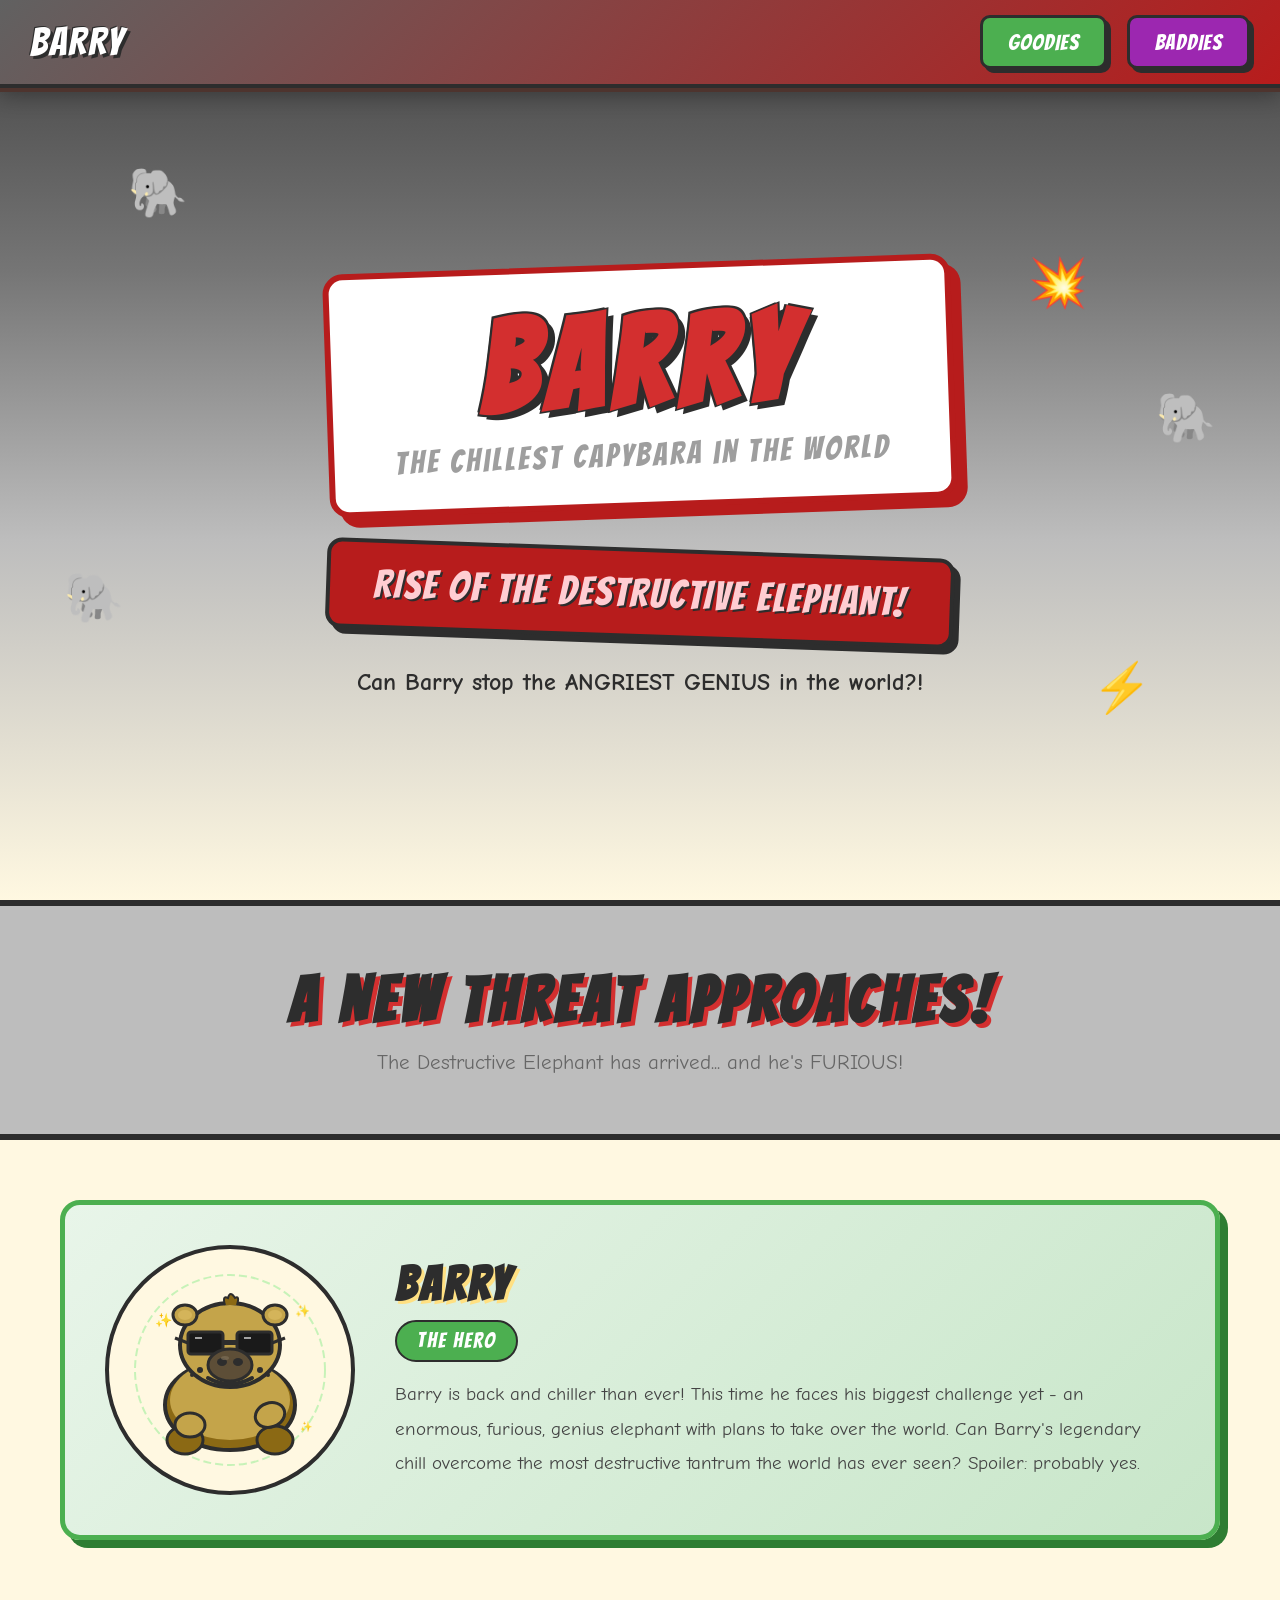
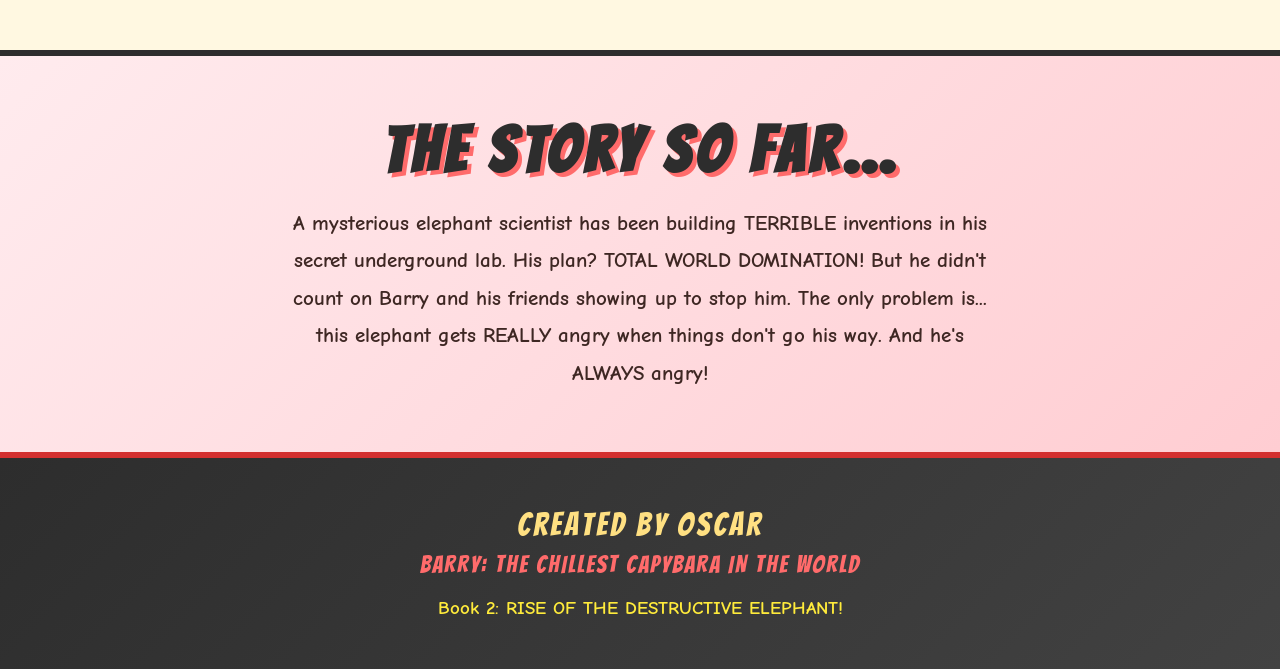
<file: book2/index.html>
<!DOCTYPE html>
<html lang="en">
<head>
    <meta charset="UTF-8">
    <meta name="viewport" content="width=device-width, initial-scale=1.0">
    <title>Rise of The Destructive Elephant - Barry</title>
    <link rel="stylesheet" href="../css/styles.css">
    <link href="https://fonts.googleapis.com/css2?family=Bangers&family=Comic+Neue:wght@400;700&display=swap" rel="stylesheet">
</head>
<body class="book2-page">
    <nav class="navbar navbar-book2">
        <div class="nav-logo"><a href="../index.html" style="color:white;text-decoration:none;">BARRY</a></div>
        <div class="nav-links">
            <a href="goodies.html" class="nav-btn goodies-btn">GOODIES</a>
            <a href="baddies.html" class="nav-btn baddies-btn">BADDIES</a>
        </div>
    </nav>

    <header class="hero hero-book2">
        <div class="hero-content">
            <div class="title-container title-container-book2">
                <h1 class="main-title main-title-book2">BARRY</h1>
                <p class="subtitle subtitle-book2">The Chillest Capybara in the World</p>
            </div>
            <div class="elephant-warning">
                <span class="warning-text warning-text-book2">RISE OF THE DESTRUCTIVE ELEPHANT!</span>
            </div>
            <p class="tagline">Can Barry stop the ANGRIEST GENIUS in the world?!</p>
        </div>
        <div class="floating-elephants">
            <div class="floating-emoji elephant-1">🐘</div>
            <div class="floating-emoji elephant-2">💥</div>
            <div class="floating-emoji elephant-3">🐘</div>
            <div class="floating-emoji elephant-4">⚡</div>
            <div class="floating-emoji elephant-5">🐘</div>
        </div>
    </header>

    <section class="characters-intro characters-intro-book2">
        <h2 class="section-title">A NEW THREAT APPROACHES!</h2>
        <div class="scroll-hint">The Destructive Elephant has arrived... and he's FURIOUS!</div>
    </section>

    <main class="characters">
        <article class="character-card hero-character" id="barry">
            <div class="character-image">
                <svg viewBox="0 0 200 200" class="character-svg barry-svg">
                    <circle cx="100" cy="100" r="95" fill="none" stroke="#90EE90" stroke-width="2" stroke-dasharray="8,4" opacity="0.5"/>
                    <ellipse cx="100" cy="135" rx="65" ry="45" fill="#8B6914" stroke="#2D2D2D" stroke-width="4"/>
                    <ellipse cx="100" cy="130" rx="60" ry="40" fill="#C4A44A"/>
                    <ellipse cx="55" cy="170" rx="18" ry="14" fill="#8B6914" stroke="#2D2D2D" stroke-width="3"/>
                    <ellipse cx="145" cy="170" rx="18" ry="14" fill="#8B6914" stroke="#2D2D2D" stroke-width="3"/>
                    <ellipse cx="100" cy="75" rx="50" ry="42" fill="#C4A44A" stroke="#2D2D2D" stroke-width="4"/>
                    <ellipse cx="55" cy="45" rx="12" ry="10" fill="#C4A44A" stroke="#2D2D2D" stroke-width="3"/>
                    <ellipse cx="55" cy="45" rx="7" ry="5" fill="#D4B45A"/>
                    <ellipse cx="145" cy="45" rx="12" ry="10" fill="#C4A44A" stroke="#2D2D2D" stroke-width="3"/>
                    <ellipse cx="145" cy="45" rx="7" ry="5" fill="#D4B45A"/>
                    <rect x="58" y="62" width="35" height="22" rx="3" fill="#1a1a1a" stroke="#2D2D2D" stroke-width="3"/>
                    <rect x="107" y="62" width="35" height="22" rx="3" fill="#1a1a1a" stroke="#2D2D2D" stroke-width="3"/>
                    <rect x="93" y="70" width="14" height="5" fill="#2D2D2D"/>
                    <line x1="58" y1="73" x2="45" y2="68" stroke="#2D2D2D" stroke-width="3"/>
                    <line x1="142" y1="73" x2="155" y2="68" stroke="#2D2D2D" stroke-width="3"/>
                    <line x1="65" y1="68" x2="72" y2="68" stroke="white" stroke-width="2" opacity="0.6"/>
                    <line x1="114" y1="68" x2="121" y2="68" stroke="white" stroke-width="2" opacity="0.6"/>
                    <ellipse cx="100" cy="95" rx="22" ry="16" fill="#5D4E37" stroke="#2D2D2D" stroke-width="3"/>
                    <ellipse cx="92" cy="92" rx="5" ry="4" fill="#2D2D2D"/>
                    <ellipse cx="108" cy="92" rx="5" ry="4" fill="#2D2D2D"/>
                    <ellipse cx="95" cy="88" rx="4" ry="2" fill="#7D6E57" opacity="0.7"/>
                    <path d="M78 108 Q100 120 122 108" stroke="#2D2D2D" stroke-width="4" fill="none" stroke-linecap="round"/>
                    <circle cx="70" cy="100" r="3" fill="#2D2D2D"/>
                    <circle cx="62" cy="105" r="2" fill="#2D2D2D"/>
                    <circle cx="130" cy="100" r="3" fill="#2D2D2D"/>
                    <circle cx="138" cy="105" r="2" fill="#2D2D2D"/>
                    <path d="M95 35 Q92 25 98 28 Q100 20 105 28 Q110 25 107 35" fill="#8B6914" stroke="#2D2D2D" stroke-width="2"/>
                    <ellipse cx="60" cy="155" rx="15" ry="12" fill="#C4A44A" stroke="#2D2D2D" stroke-width="3"/>
                    <ellipse cx="140" cy="145" rx="15" ry="12" fill="#C4A44A" stroke="#2D2D2D" stroke-width="3" transform="rotate(-20 140 145)"/>
                    <text x="25" y="55" font-size="14" fill="#FFD700">✨</text>
                    <text x="165" y="45" font-size="12" fill="#FFD700">✨</text>
                    <text x="170" y="160" font-size="10" fill="#FFD700">✨</text>
                </svg>
            </div>
            <div class="character-info">
                <h3 class="character-name">BARRY</h3>
                <p class="character-role goodie-role">THE HERO</p>
                <p class="character-bio">Barry is back and chiller than ever! This time he faces his biggest challenge yet - an enormous, furious, genius elephant with plans to take over the world. Can Barry's legendary chill overcome the most destructive tantrum the world has ever seen? Spoiler: probably yes.</p>
            </div>
        </article>
    </main>

    <section class="book2-teaser">
        <div class="teaser-content">
            <h2 class="section-title">THE STORY SO FAR...</h2>
            <p class="teaser-text">A mysterious elephant scientist has been building TERRIBLE inventions in his secret underground lab. His plan? TOTAL WORLD DOMINATION! But he didn't count on Barry and his friends showing up to stop him. The only problem is... this elephant gets REALLY angry when things don't go his way. And he's ALWAYS angry!</p>
        </div>
    </section>

    <footer class="footer footer-book2">
        <div class="footer-content">
            <p class="created-by">Created by OSCAR</p>
            <p class="book-title">BARRY: THE CHILLEST CAPYBARA IN THE WORLD</p>
            <p class="story-tease">Book 2: RISE OF THE DESTRUCTIVE ELEPHANT!</p>
        </div>
    </footer>

    <script src="../js/main.js"></script>
</body>
</html>
</file>
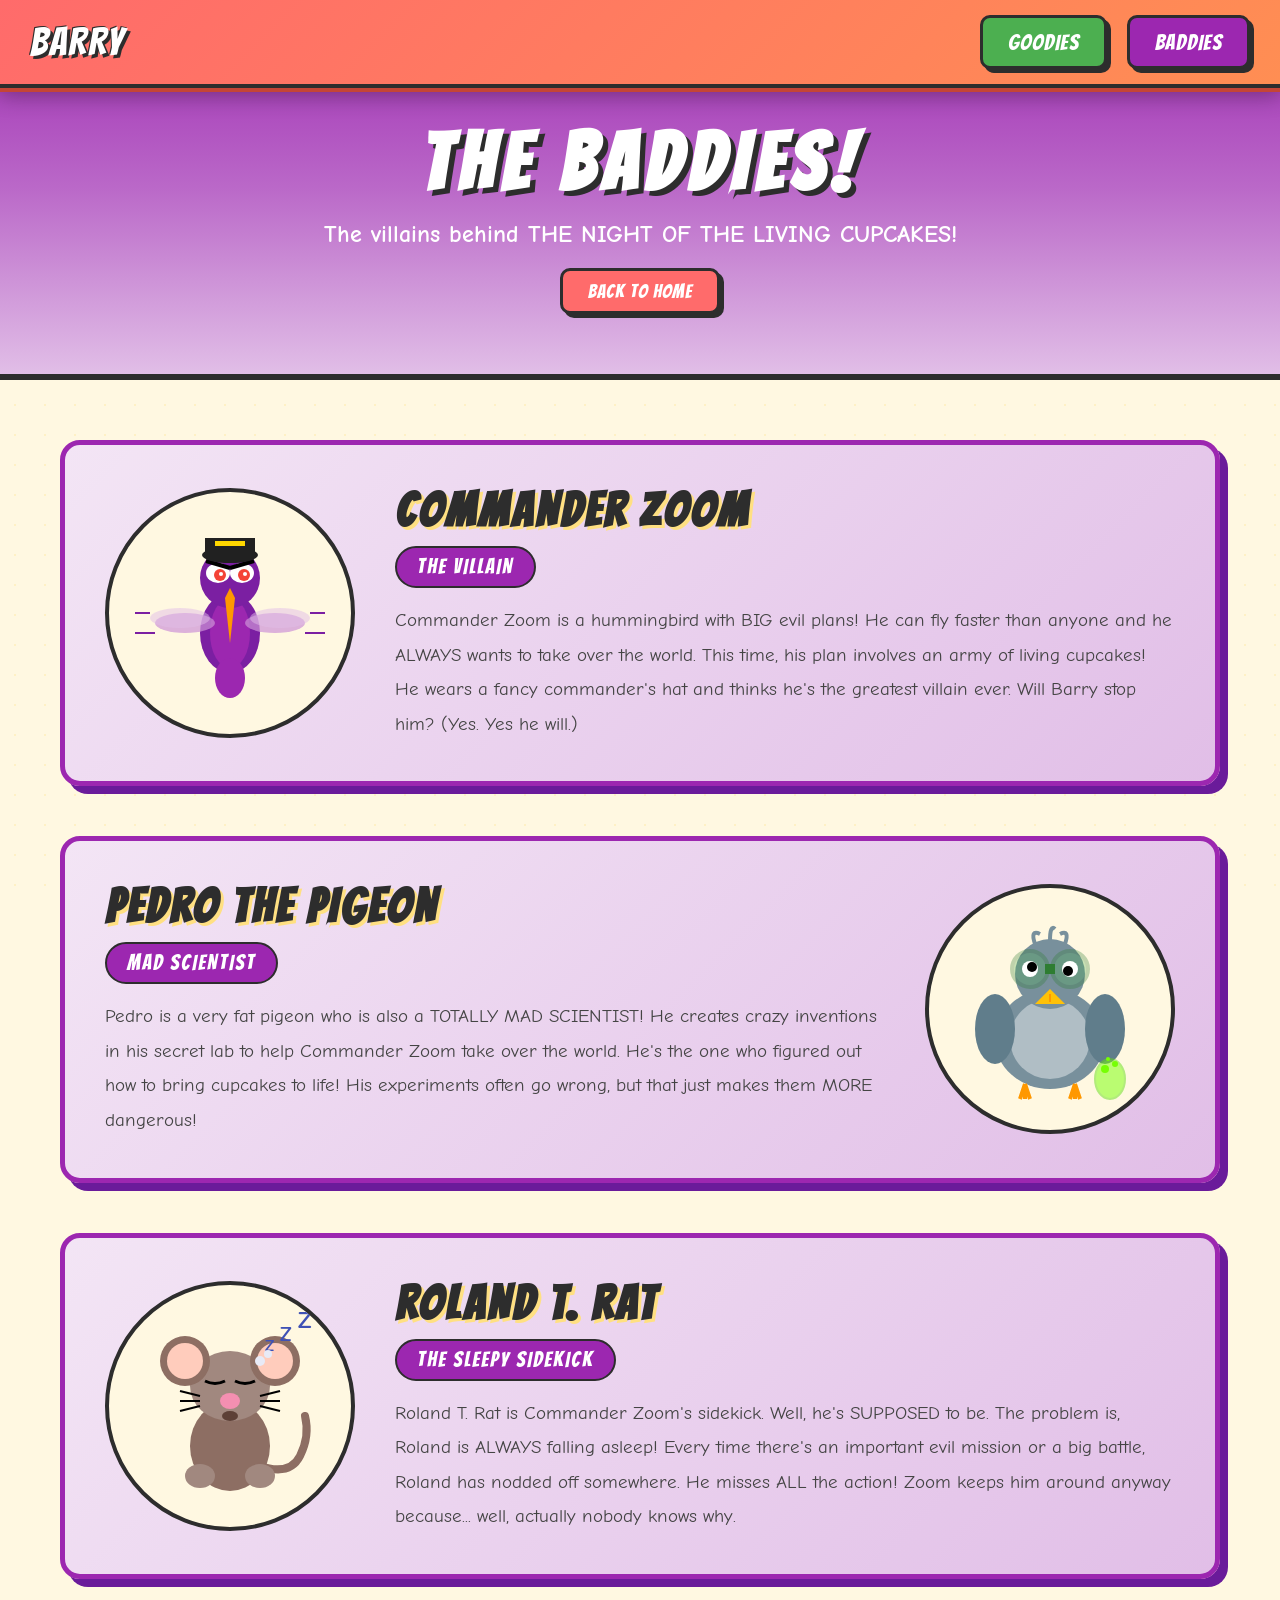
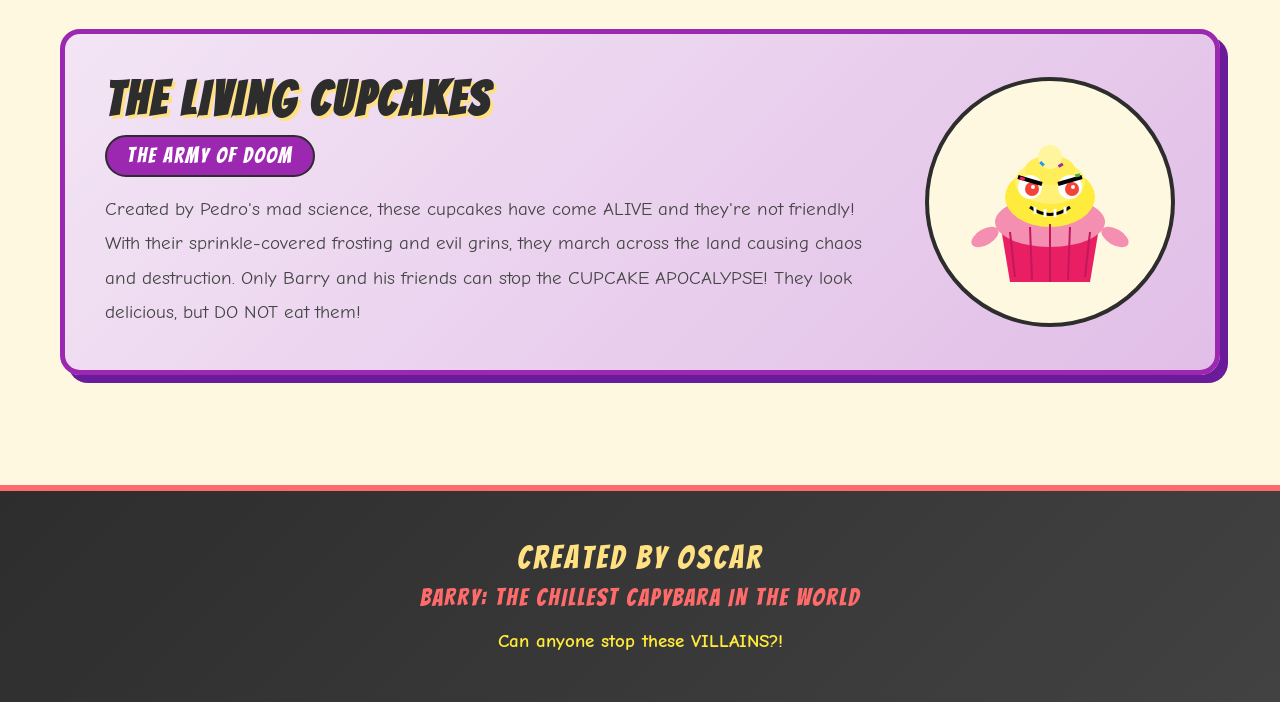
<file: baddies.html>
<!DOCTYPE html>
<html lang="en">
<head>
    <meta charset="UTF-8">
    <meta name="viewport" content="width=device-width, initial-scale=1.0">
    <title>The Baddies - Barry: The Chillest Capybara</title>
    <link rel="stylesheet" href="css/styles.css">
    <link href="https://fonts.googleapis.com/css2?family=Bangers&family=Comic+Neue:wght@400;700&display=swap" rel="stylesheet">
</head>
<body class="baddies-page">
    <nav class="navbar">
        <div class="nav-logo">BARRY</div>
        <div class="nav-links">
            <a href="goodies.html" class="nav-btn goodies-btn">GOODIES</a>
            <a href="baddies.html" class="nav-btn baddies-btn">BADDIES</a>
        </div>
    </nav>

    <header class="page-header">
        <h1 class="page-title">THE BADDIES!</h1>
        <p class="page-subtitle">The villains behind THE NIGHT OF THE LIVING CUPCAKES!</p>
        <a href="index.html" class="back-btn">BACK TO HOME</a>
    </header>

    <main class="characters">
        <!-- COMMANDER ZOOM -->
        <article class="character-card baddie-card" id="zoom">
            <div class="character-image">
                <svg viewBox="0 0 200 200" class="character-svg zoom-svg">
                    <ellipse cx="100" cy="120" rx="30" ry="40" fill="#7B1FA2"/>
                    <ellipse cx="100" cy="120" rx="20" ry="35" fill="#9C27B0"/>
                    <ellipse cx="55" cy="110" rx="30" ry="10" fill="#CE93D8" opacity="0.7"/>
                    <ellipse cx="50" cy="105" rx="30" ry="10" fill="#E1BEE7" opacity="0.5"/>
                    <ellipse cx="145" cy="110" rx="30" ry="10" fill="#CE93D8" opacity="0.7"/>
                    <ellipse cx="150" cy="105" rx="30" ry="10" fill="#E1BEE7" opacity="0.5"/>
                    <circle cx="100" cy="65" r="30" fill="#7B1FA2"/>
                    <ellipse cx="88" cy="60" rx="12" ry="10" fill="white"/>
                    <ellipse cx="112" cy="60" rx="12" ry="10" fill="white"/>
                    <circle cx="90" cy="62" r="6" fill="#F44336"/>
                    <circle cx="114" cy="62" r="6" fill="#F44336"/>
                    <circle cx="91" cy="61" r="2" fill="white"/>
                    <circle cx="115" cy="61" r="2" fill="white"/>
                    <path d="M76 48 L100 55" stroke="black" stroke-width="4"/>
                    <path d="M124 48 L100 55" stroke="black" stroke-width="4"/>
                    <polygon points="100,75 95,85 100,130 105,85" fill="#FF9800"/>
                    <ellipse cx="100" cy="42" rx="28" ry="8" fill="#212121"/>
                    <rect x="75" y="25" width="50" height="18" fill="#212121"/>
                    <rect x="85" y="28" width="30" height="5" fill="#FFD700"/>
                    <ellipse cx="100" cy="165" rx="15" ry="20" fill="#9C27B0"/>
                    <line x1="20" y1="100" x2="5" y2="100" stroke="#7B1FA2" stroke-width="2"/>
                    <line x1="25" y1="120" x2="5" y2="120" stroke="#7B1FA2" stroke-width="2"/>
                    <line x1="180" y1="100" x2="195" y2="100" stroke="#7B1FA2" stroke-width="2"/>
                    <line x1="175" y1="120" x2="195" y2="120" stroke="#7B1FA2" stroke-width="2"/>
                </svg>
            </div>
            <div class="character-info">
                <h3 class="character-name">COMMANDER ZOOM</h3>
                <p class="character-role baddie-role">THE VILLAIN</p>
                <p class="character-bio">Commander Zoom is a hummingbird with BIG evil plans! He can fly faster than anyone and he ALWAYS wants to take over the world. This time, his plan involves an army of living cupcakes! He wears a fancy commander's hat and thinks he's the greatest villain ever. Will Barry stop him? (Yes. Yes he will.)</p>
            </div>
        </article>

        <!-- PEDRO -->
        <article class="character-card baddie-card" id="pedro">
            <div class="character-image">
                <svg viewBox="0 0 200 200" class="character-svg pedro-svg">
                    <ellipse cx="100" cy="130" rx="55" ry="50" fill="#78909C"/>
                    <ellipse cx="100" cy="130" rx="40" ry="40" fill="#B0BEC5"/>
                    <circle cx="100" cy="65" r="35" fill="#78909C"/>
                    <circle cx="80" cy="60" r="18" fill="#4CAF50" opacity="0.3" stroke="#2E7D32" stroke-width="4"/>
                    <circle cx="120" cy="60" r="18" fill="#4CAF50" opacity="0.3" stroke="#2E7D32" stroke-width="4"/>
                    <rect x="95" y="55" width="10" height="10" fill="#2E7D32"/>
                    <circle cx="80" cy="60" r="8" fill="white"/>
                    <circle cx="120" cy="60" r="8" fill="white"/>
                    <circle cx="82" cy="58" r="5" fill="black"/>
                    <circle cx="118" cy="62" r="5" fill="black"/>
                    <polygon points="100,80 85,95 115,95" fill="#FFC107"/>
                    <line x1="100" y1="85" x2="100" y2="93" stroke="#FF9800" stroke-width="2"/>
                    <path d="M85 35 Q80 20 90 25" stroke="#78909C" stroke-width="4" fill="none"/>
                    <path d="M100 32 Q100 15 105 20" stroke="#78909C" stroke-width="4" fill="none"/>
                    <path d="M115 35 Q120 20 110 25" stroke="#78909C" stroke-width="4" fill="none"/>
                    <ellipse cx="45" cy="120" rx="20" ry="35" fill="#607D8B"/>
                    <ellipse cx="155" cy="120" rx="20" ry="35" fill="#607D8B"/>
                    <path d="M75 175 L70 190 M75 175 L75 190 M75 175 L80 190" stroke="#FF9800" stroke-width="4"/>
                    <path d="M125 175 L120 190 M125 175 L125 190 M125 175 L130 190" stroke="#FF9800" stroke-width="4"/>
                    <ellipse cx="160" cy="170" rx="15" ry="20" fill="#76FF03" opacity="0.5" stroke="#64DD17" stroke-width="2"/>
                    <circle cx="155" cy="160" r="4" fill="#76FF03"/>
                    <circle cx="165" cy="155" r="3" fill="#76FF03"/>
                    <circle cx="158" cy="150" r="2" fill="#76FF03"/>
                </svg>
            </div>
            <div class="character-info">
                <h3 class="character-name">PEDRO THE PIGEON</h3>
                <p class="character-role baddie-role">MAD SCIENTIST</p>
                <p class="character-bio">Pedro is a very fat pigeon who is also a TOTALLY MAD SCIENTIST! He creates crazy inventions in his secret lab to help Commander Zoom take over the world. He's the one who figured out how to bring cupcakes to life! His experiments often go wrong, but that just makes them MORE dangerous!</p>
            </div>
        </article>

        <!-- ROLAND T. RAT -->
        <article class="character-card baddie-card" id="roland">
            <div class="character-image">
                <svg viewBox="0 0 200 200" class="character-svg roland-svg">
                    <ellipse cx="100" cy="140" rx="40" ry="45" fill="#8D6E63"/>
                    <ellipse cx="100" cy="80" rx="40" ry="35" fill="#A1887F"/>
                    <circle cx="55" cy="55" r="25" fill="#8D6E63"/>
                    <circle cx="55" cy="55" r="18" fill="#FFCCBC"/>
                    <circle cx="145" cy="55" r="25" fill="#8D6E63"/>
                    <circle cx="145" cy="55" r="18" fill="#FFCCBC"/>
                    <path d="M75 75 Q85 80 95 75" stroke="black" stroke-width="3" fill="none"/>
                    <path d="M105 75 Q115 80 125 75" stroke="black" stroke-width="3" fill="none"/>
                    <ellipse cx="100" cy="95" rx="10" ry="8" fill="#F48FB1"/>
                    <line x1="70" y1="90" x2="50" y2="85" stroke="black" stroke-width="2"/>
                    <line x1="70" y1="95" x2="50" y2="95" stroke="black" stroke-width="2"/>
                    <line x1="70" y1="100" x2="50" y2="105" stroke="black" stroke-width="2"/>
                    <line x1="130" y1="90" x2="150" y2="85" stroke="black" stroke-width="2"/>
                    <line x1="130" y1="95" x2="150" y2="95" stroke="black" stroke-width="2"/>
                    <line x1="130" y1="100" x2="150" y2="105" stroke="black" stroke-width="2"/>
                    <ellipse cx="100" cy="110" rx="8" ry="5" fill="#5D4037"/>
                    <path d="M130 160 Q160 170 170 150 Q180 130 175 110" stroke="#8D6E63" stroke-width="8" fill="none" stroke-linecap="round"/>
                    <ellipse cx="70" cy="170" rx="15" ry="12" fill="#A1887F"/>
                    <ellipse cx="130" cy="170" rx="15" ry="12" fill="#A1887F"/>
                    <text x="135" y="45" fill="#3F51B5" font-size="16" font-weight="bold">Z</text>
                    <text x="150" y="35" fill="#3F51B5" font-size="20" font-weight="bold">Z</text>
                    <text x="168" y="22" fill="#3F51B5" font-size="24" font-weight="bold">Z</text>
                    <circle cx="130" cy="55" r="5" fill="#E8EAF6"/>
                    <circle cx="138" cy="48" r="4" fill="#E8EAF6"/>
                </svg>
            </div>
            <div class="character-info">
                <h3 class="character-name">ROLAND T. RAT</h3>
                <p class="character-role baddie-role">THE SLEEPY SIDEKICK</p>
                <p class="character-bio">Roland T. Rat is Commander Zoom's sidekick. Well, he's SUPPOSED to be. The problem is, Roland is ALWAYS falling asleep! Every time there's an important evil mission or a big battle, Roland has nodded off somewhere. He misses ALL the action! Zoom keeps him around anyway because... well, actually nobody knows why.</p>
            </div>
        </article>

        <!-- Evil Cupcakes teaser -->
        <article class="character-card baddie-card" id="cupcakes">
            <div class="character-image">
                <svg viewBox="0 0 200 200" class="character-svg cupcake-svg">
                    <!-- Evil Cupcake Army! -->
                    <!-- Main cupcake -->
                    <path d="M50 120 L60 180 L140 180 L150 120" fill="#E91E63"/>
                    <ellipse cx="100" cy="120" rx="55" ry="25" fill="#F48FB1"/>
                    <!-- Frosting swirl -->
                    <ellipse cx="100" cy="95" rx="45" ry="30" fill="#FFEB3B"/>
                    <ellipse cx="100" cy="80" rx="35" ry="22" fill="#FFF176"/>
                    <ellipse cx="100" cy="68" rx="25" ry="15" fill="#FFEE58"/>
                    <circle cx="100" cy="55" r="12" fill="#FFF59D"/>
                    <!-- Evil eyes -->
                    <circle cx="80" cy="85" r="12" fill="white"/>
                    <circle cx="120" cy="85" r="12" fill="white"/>
                    <circle cx="82" cy="87" r="7" fill="#F44336"/>
                    <circle cx="122" cy="87" r="7" fill="#F44336"/>
                    <circle cx="83" cy="85" r="2" fill="white"/>
                    <circle cx="123" cy="85" r="2" fill="white"/>
                    <!-- Evil eyebrows -->
                    <path d="M68 75 L92 82" stroke="black" stroke-width="4"/>
                    <path d="M132 75 L108 82" stroke="black" stroke-width="4"/>
                    <!-- Evil grin -->
                    <path d="M80 105 Q100 120 120 105" stroke="black" stroke-width="3" fill="none"/>
                    <path d="M85 105 L85 112 M95 107 L95 115 M105 107 L105 115 M115 105 L115 112" stroke="white" stroke-width="3"/>
                    <!-- Sprinkles -->
                    <rect x="70" y="75" width="5" height="3" fill="#E91E63" transform="rotate(20 72 76)"/>
                    <rect x="125" y="72" width="5" height="3" fill="#4CAF50" transform="rotate(-15 127 73)"/>
                    <rect x="90" y="60" width="5" height="3" fill="#2196F3" transform="rotate(45 92 61)"/>
                    <rect x="108" y="62" width="5" height="3" fill="#9C27B0" transform="rotate(-30 110 63)"/>
                    <!-- Wrapper lines -->
                    <line x1="60" y1="130" x2="65" y2="175" stroke="#C2185B" stroke-width="2"/>
                    <line x1="80" y1="125" x2="82" y2="178" stroke="#C2185B" stroke-width="2"/>
                    <line x1="100" y1="122" x2="100" y2="180" stroke="#C2185B" stroke-width="2"/>
                    <line x1="120" y1="125" x2="118" y2="178" stroke="#C2185B" stroke-width="2"/>
                    <line x1="140" y1="130" x2="135" y2="175" stroke="#C2185B" stroke-width="2"/>
                    <!-- Arms! -->
                    <ellipse cx="35" cy="135" rx="15" ry="8" fill="#F48FB1" transform="rotate(-30 35 135)"/>
                    <ellipse cx="165" cy="135" rx="15" ry="8" fill="#F48FB1" transform="rotate(30 165 135)"/>
                </svg>
            </div>
            <div class="character-info">
                <h3 class="character-name">THE LIVING CUPCAKES</h3>
                <p class="character-role baddie-role">THE ARMY OF DOOM</p>
                <p class="character-bio">Created by Pedro's mad science, these cupcakes have come ALIVE and they're not friendly! With their sprinkle-covered frosting and evil grins, they march across the land causing chaos and destruction. Only Barry and his friends can stop the CUPCAKE APOCALYPSE! They look delicious, but DO NOT eat them!</p>
            </div>
        </article>
    </main>

    <footer class="footer">
        <div class="footer-content">
            <p class="created-by">Created by OSCAR</p>
            <p class="book-title">BARRY: THE CHILLEST CAPYBARA IN THE WORLD</p>
            <p class="story-tease">Can anyone stop these VILLAINS?!</p>
        </div>
    </footer>

    <script src="js/main.js"></script>
</body>
</html>
</file>
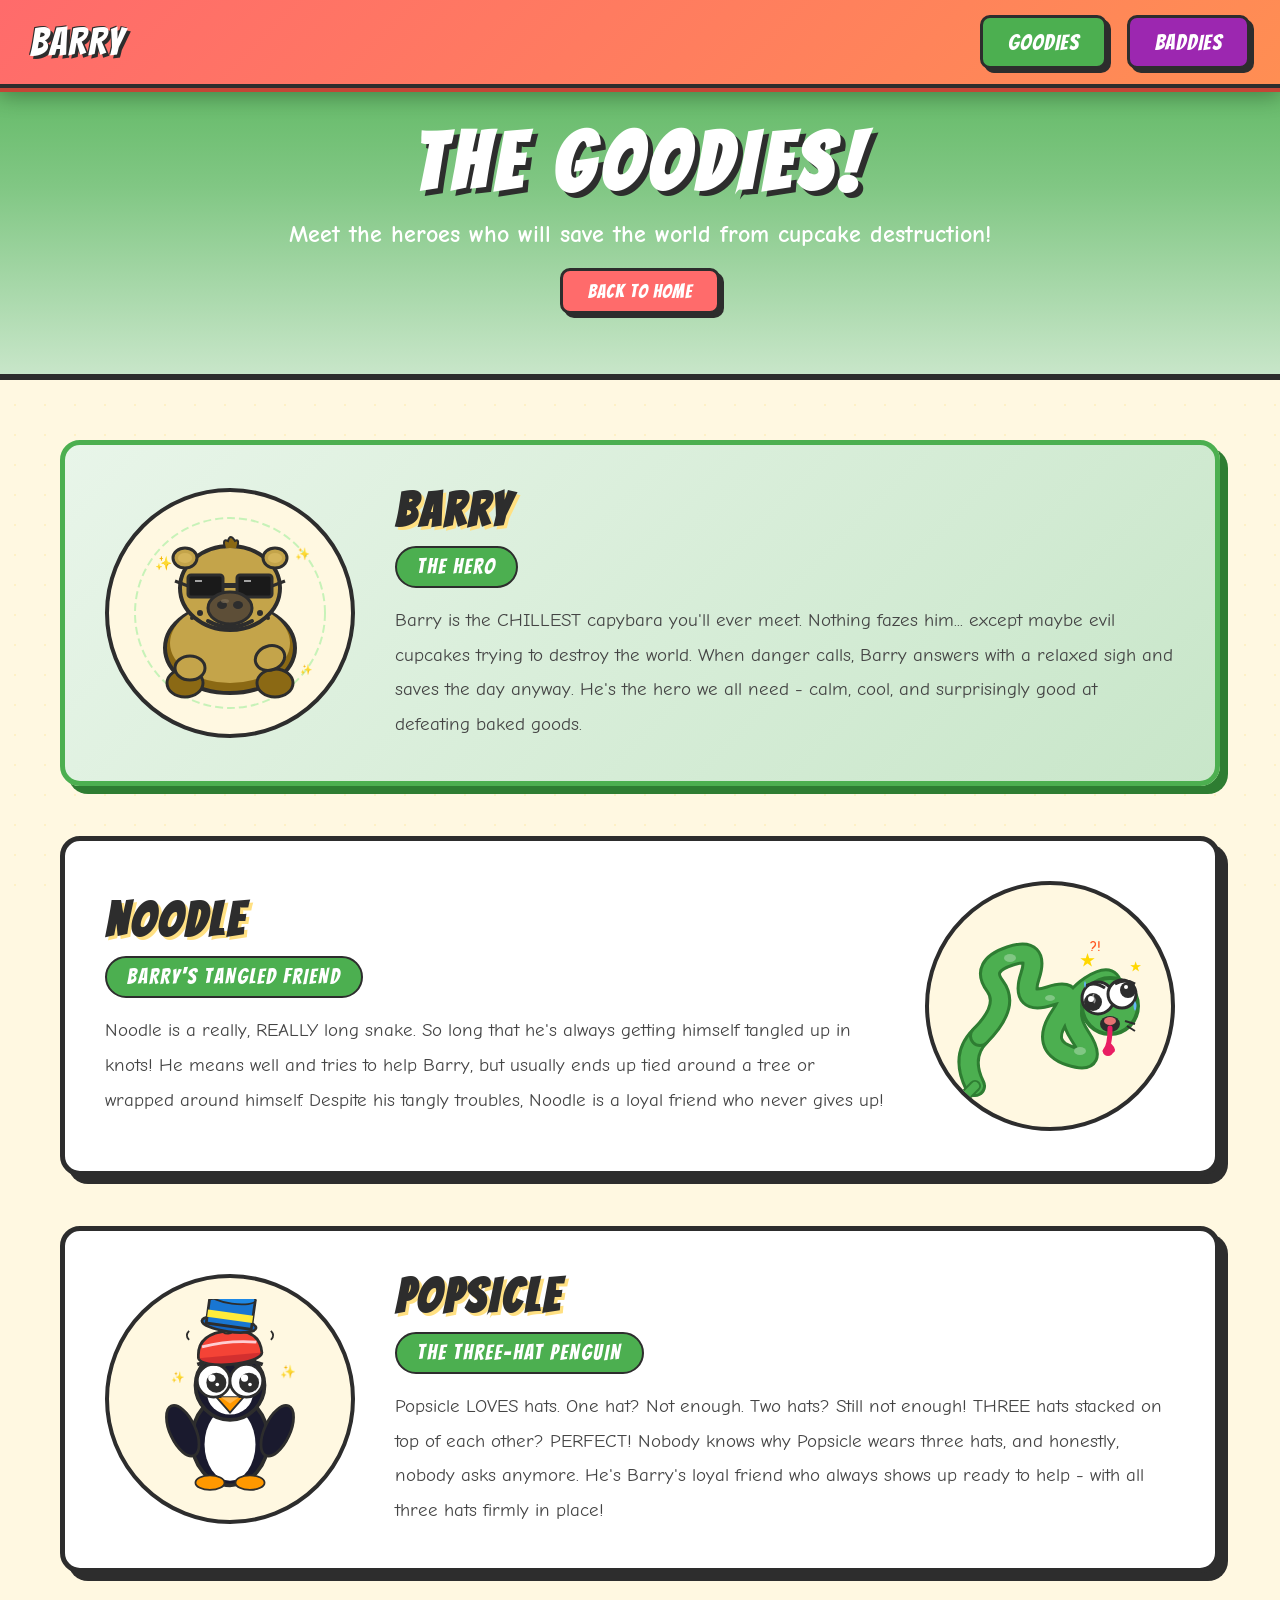
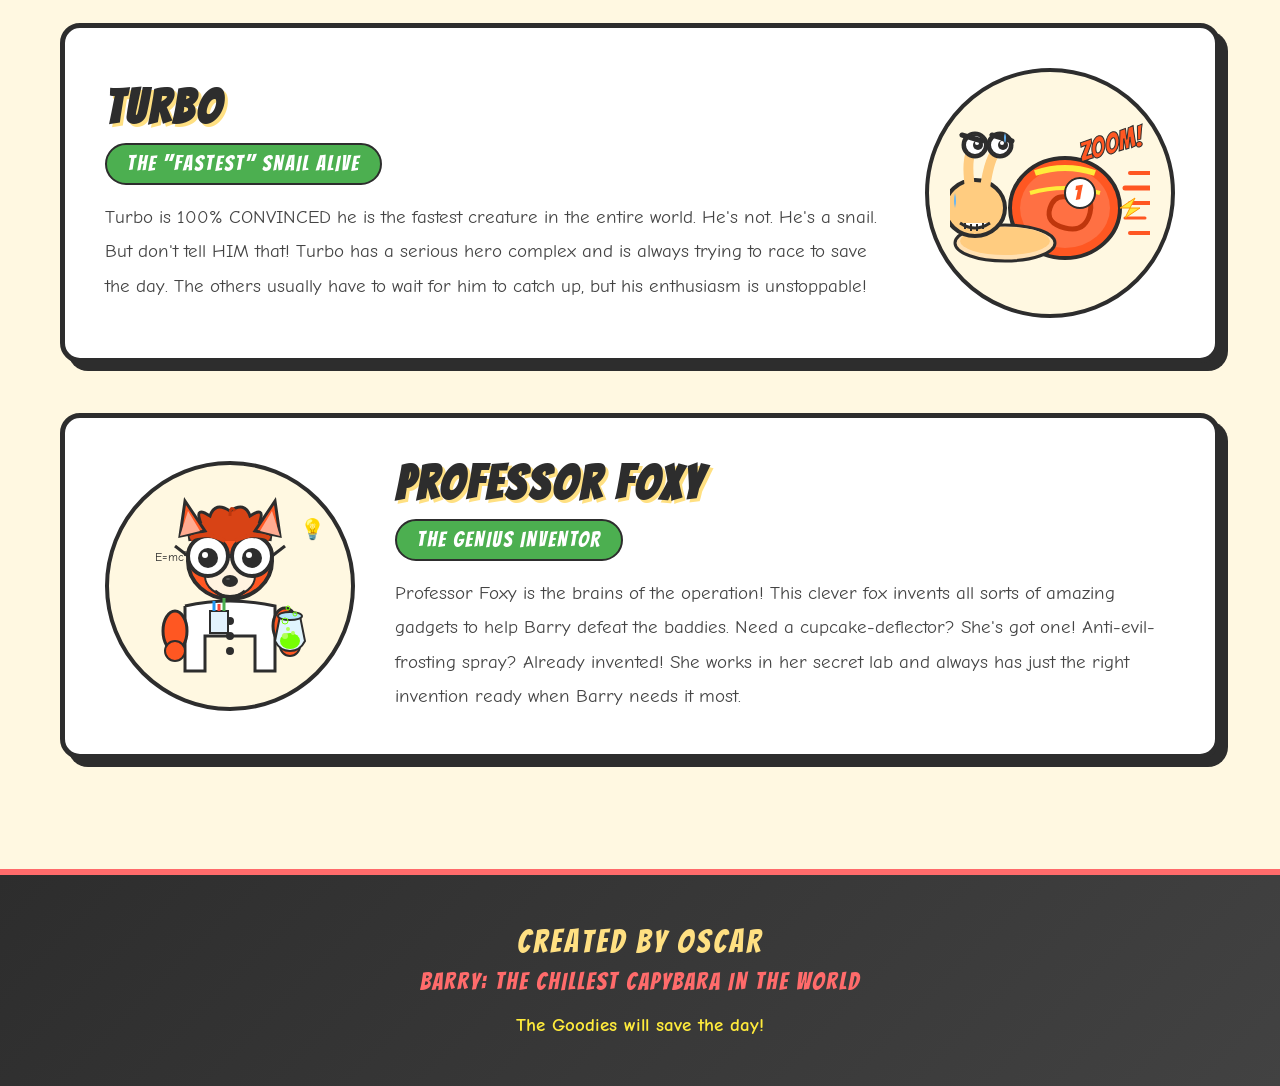
<file: goodies.html>
<!DOCTYPE html>
<html lang="en">
<head>
    <meta charset="UTF-8">
    <meta name="viewport" content="width=device-width, initial-scale=1.0">
    <title>The Goodies - Barry: The Chillest Capybara</title>
    <link rel="stylesheet" href="css/styles.css">
    <link href="https://fonts.googleapis.com/css2?family=Bangers&family=Comic+Neue:wght@400;700&display=swap" rel="stylesheet">
</head>
<body class="goodies-page">
    <nav class="navbar">
        <div class="nav-logo">BARRY</div>
        <div class="nav-links">
            <a href="goodies.html" class="nav-btn goodies-btn">GOODIES</a>
            <a href="baddies.html" class="nav-btn baddies-btn">BADDIES</a>
        </div>
    </nav>

    <header class="page-header">
        <h1 class="page-title">THE GOODIES!</h1>
        <p class="page-subtitle">Meet the heroes who will save the world from cupcake destruction!</p>
        <a href="index.html" class="back-btn">BACK TO HOME</a>
    </header>

    <main class="characters">
        <!-- BARRY - Ultra chill capybara with sunglasses -->
        <article class="character-card hero-character" id="barry">
            <div class="character-image">
                <svg viewBox="0 0 200 200" class="character-svg barry-svg">
                    <circle cx="100" cy="100" r="95" fill="none" stroke="#90EE90" stroke-width="2" stroke-dasharray="8,4" opacity="0.5"/>
                    <ellipse cx="100" cy="135" rx="65" ry="45" fill="#8B6914" stroke="#2D2D2D" stroke-width="4"/>
                    <ellipse cx="100" cy="130" rx="60" ry="40" fill="#C4A44A"/>
                    <ellipse cx="55" cy="170" rx="18" ry="14" fill="#8B6914" stroke="#2D2D2D" stroke-width="3"/>
                    <ellipse cx="145" cy="170" rx="18" ry="14" fill="#8B6914" stroke="#2D2D2D" stroke-width="3"/>
                    <ellipse cx="100" cy="75" rx="50" ry="42" fill="#C4A44A" stroke="#2D2D2D" stroke-width="4"/>
                    <ellipse cx="55" cy="45" rx="12" ry="10" fill="#C4A44A" stroke="#2D2D2D" stroke-width="3"/>
                    <ellipse cx="55" cy="45" rx="7" ry="5" fill="#D4B45A"/>
                    <ellipse cx="145" cy="45" rx="12" ry="10" fill="#C4A44A" stroke="#2D2D2D" stroke-width="3"/>
                    <ellipse cx="145" cy="45" rx="7" ry="5" fill="#D4B45A"/>
                    <rect x="58" y="62" width="35" height="22" rx="3" fill="#1a1a1a" stroke="#2D2D2D" stroke-width="3"/>
                    <rect x="107" y="62" width="35" height="22" rx="3" fill="#1a1a1a" stroke="#2D2D2D" stroke-width="3"/>
                    <rect x="93" y="70" width="14" height="5" fill="#2D2D2D"/>
                    <line x1="58" y1="73" x2="45" y2="68" stroke="#2D2D2D" stroke-width="3"/>
                    <line x1="142" y1="73" x2="155" y2="68" stroke="#2D2D2D" stroke-width="3"/>
                    <line x1="65" y1="68" x2="72" y2="68" stroke="white" stroke-width="2" opacity="0.6"/>
                    <line x1="114" y1="68" x2="121" y2="68" stroke="white" stroke-width="2" opacity="0.6"/>
                    <ellipse cx="100" cy="95" rx="22" ry="16" fill="#5D4E37" stroke="#2D2D2D" stroke-width="3"/>
                    <ellipse cx="92" cy="92" rx="5" ry="4" fill="#2D2D2D"/>
                    <ellipse cx="108" cy="92" rx="5" ry="4" fill="#2D2D2D"/>
                    <ellipse cx="95" cy="88" rx="4" ry="2" fill="#7D6E57" opacity="0.7"/>
                    <path d="M78 108 Q100 120 122 108" stroke="#2D2D2D" stroke-width="4" fill="none" stroke-linecap="round"/>
                    <circle cx="70" cy="100" r="3" fill="#2D2D2D"/>
                    <circle cx="62" cy="105" r="2" fill="#2D2D2D"/>
                    <circle cx="130" cy="100" r="3" fill="#2D2D2D"/>
                    <circle cx="138" cy="105" r="2" fill="#2D2D2D"/>
                    <path d="M95 35 Q92 25 98 28 Q100 20 105 28 Q110 25 107 35" fill="#8B6914" stroke="#2D2D2D" stroke-width="2"/>
                    <ellipse cx="60" cy="155" rx="15" ry="12" fill="#C4A44A" stroke="#2D2D2D" stroke-width="3"/>
                    <ellipse cx="140" cy="145" rx="15" ry="12" fill="#C4A44A" stroke="#2D2D2D" stroke-width="3" transform="rotate(-20 140 145)"/>
                    <text x="25" y="55" font-size="14" fill="#FFD700">✨</text>
                    <text x="165" y="45" font-size="12" fill="#FFD700">✨</text>
                    <text x="170" y="160" font-size="10" fill="#FFD700">✨</text>
                </svg>
            </div>
            <div class="character-info">
                <h3 class="character-name">BARRY</h3>
                <p class="character-role goodie-role">THE HERO</p>
                <p class="character-bio">Barry is the CHILLEST capybara you'll ever meet. Nothing fazes him... except maybe evil cupcakes trying to destroy the world. When danger calls, Barry answers with a relaxed sigh and saves the day anyway. He's the hero we all need - calm, cool, and surprisingly good at defeating baked goods.</p>
            </div>
        </article>

        <!-- NOODLE - Hilariously tangled snake -->
        <article class="character-card" id="noodle">
            <div class="character-image">
                <svg viewBox="0 0 200 200" class="character-svg noodle-svg">
                    <path d="M25 180 Q10 150 30 130" stroke="#2E7D32" stroke-width="22" fill="none" stroke-linecap="round"/>
                    <path d="M25 180 Q10 150 30 130" stroke="#4CAF50" stroke-width="16" fill="none" stroke-linecap="round"/>
                    <path d="M30 130 Q60 100 45 80 Q30 60 60 50 Q90 40 80 70 Q70 100 100 90 Q130 80 110 110 Q90 140 120 150 Q150 160 130 130 Q110 100 140 80 Q170 60 160 100" stroke="#2E7D32" stroke-width="22" fill="none" stroke-linecap="round"/>
                    <path d="M30 130 Q60 100 45 80 Q30 60 60 50 Q90 40 80 70 Q70 100 100 90 Q130 80 110 110 Q90 140 120 150 Q150 160 130 130 Q110 100 140 80 Q170 60 160 100" stroke="#4CAF50" stroke-width="16" fill="none" stroke-linecap="round"/>
                    <ellipse cx="60" cy="52" rx="6" ry="4" fill="#81C784"/>
                    <ellipse cx="100" cy="92" rx="5" ry="3" fill="#81C784"/>
                    <ellipse cx="130" cy="145" rx="6" ry="4" fill="#81C784"/>
                    <circle cx="160" cy="100" r="28" fill="#4CAF50" stroke="#2E7D32" stroke-width="4"/>
                    <circle cx="148" cy="92" r="16" fill="white" stroke="#2D2D2D" stroke-width="3"/>
                    <circle cx="172" cy="88" r="14" fill="white" stroke="#2D2D2D" stroke-width="3"/>
                    <circle cx="143" cy="96" r="9" fill="#2D2D2D"/>
                    <circle cx="178" cy="84" r="8" fill="#2D2D2D"/>
                    <circle cx="141" cy="93" r="3" fill="white"/>
                    <circle cx="176" cy="81" r="2" fill="white"/>
                    <path d="M144 97 Q146 94 144 92 Q142 90 144 88" stroke="white" stroke-width="1.5" fill="none" opacity="0.5"/>
                    <path d="M135 80 Q145 75 155 82" stroke="#2D2D2D" stroke-width="3" fill="none"/>
                    <path d="M165 78 Q175 72 185 78" stroke="#2D2D2D" stroke-width="3" fill="none"/>
                    <ellipse cx="160" cy="118" rx="10" ry="8" fill="#2D2D2D"/>
                    <ellipse cx="160" cy="115" rx="6" ry="4" fill="#E57373"/>
                    <path d="M160 122 Q160 140 155 145 M160 140 Q165 145 160 145" stroke="#E91E63" stroke-width="5" fill="none" stroke-linecap="round"/>
                    <ellipse cx="158" cy="146" rx="5" ry="4" fill="#E91E63"/>
                    <path d="M25 180 L15 190" stroke="#2E7D32" stroke-width="12" fill="none" stroke-linecap="round"/>
                    <path d="M25 180 L15 190" stroke="#4CAF50" stroke-width="8" fill="none" stroke-linecap="round"/>
                    <ellipse cx="13" cy="192" rx="5" ry="4" fill="#4CAF50" stroke="#2E7D32" stroke-width="2"/>
                    <text x="130" y="60" font-size="16" fill="#FFD700" font-weight="bold">★</text>
                    <text x="180" y="65" font-size="12" fill="#FFD700" font-weight="bold">★</text>
                    <text x="140" y="45" font-size="14" fill="#FF5722" font-weight="bold">?!</text>
                    <path d="M185 95 Q188 100 185 105 Q182 100 185 95" fill="#64B5F6"/>
                    <path d="M135 75 Q137 78 135 82 Q133 78 135 75" fill="#64B5F6"/>
                    <path d="M175 115 L185 118" stroke="#2D2D2D" stroke-width="2"/>
                    <path d="M177 120 L185 125" stroke="#2D2D2D" stroke-width="2"/>
                </svg>
            </div>
            <div class="character-info">
                <h3 class="character-name">NOODLE</h3>
                <p class="character-role goodie-role">BARRY'S TANGLED FRIEND</p>
                <p class="character-bio">Noodle is a really, REALLY long snake. So long that he's always getting himself tangled up in knots! He means well and tries to help Barry, but usually ends up tied around a tree or wrapped around himself. Despite his tangly troubles, Noodle is a loyal friend who never gives up!</p>
            </div>
        </article>

        <!-- POPSICLE - Three wobbling hats penguin -->
        <article class="character-card" id="popsicle">
            <div class="character-image">
                <svg viewBox="0 0 200 220" class="character-svg popsicle-svg">
                    <ellipse cx="100" cy="155" rx="42" ry="50" fill="#1a1a2e" stroke="#2D2D2D" stroke-width="4"/>
                    <ellipse cx="100" cy="160" rx="28" ry="40" fill="white"/>
                    <ellipse cx="48" cy="145" rx="14" ry="30" fill="#1a1a2e" stroke="#2D2D2D" stroke-width="3" transform="rotate(-25 48 145)"/>
                    <ellipse cx="152" cy="145" rx="14" ry="30" fill="#1a1a2e" stroke="#2D2D2D" stroke-width="3" transform="rotate(25 152 145)"/>
                    <ellipse cx="78" cy="202" rx="16" ry="8" fill="#FF9800" stroke="#2D2D2D" stroke-width="2"/>
                    <ellipse cx="122" cy="202" rx="16" ry="8" fill="#FF9800" stroke="#2D2D2D" stroke-width="2"/>
                    <circle cx="100" cy="95" r="38" fill="#1a1a2e" stroke="#2D2D2D" stroke-width="4"/>
                    <ellipse cx="100" cy="105" rx="25" ry="22" fill="white"/>
                    <circle cx="82" cy="90" r="18" fill="white" stroke="#2D2D2D" stroke-width="3"/>
                    <circle cx="118" cy="90" r="18" fill="white" stroke="#2D2D2D" stroke-width="3"/>
                    <circle cx="85" cy="92" r="11" fill="#2D2D2D"/>
                    <circle cx="121" cy="92" r="11" fill="#2D2D2D"/>
                    <circle cx="80" cy="87" r="4" fill="white"/>
                    <circle cx="86" cy="94" r="2" fill="white"/>
                    <circle cx="116" cy="87" r="4" fill="white"/>
                    <circle cx="122" cy="94" r="2" fill="white"/>
                    <path d="M64 72 Q82 65 95 75" stroke="#2D2D2D" stroke-width="4" fill="none"/>
                    <path d="M105 75 Q118 65 136 72" stroke="#2D2D2D" stroke-width="4" fill="none"/>
                    <path d="M85 108 L100 125 L115 108 Z" fill="#FF9800" stroke="#2D2D2D" stroke-width="2"/>
                    <path d="M90 108 L100 115 L110 108" fill="#FFB74D"/>
                    <g transform="rotate(-5 100 60)">
                        <ellipse cx="100" cy="62" rx="35" ry="10" fill="#D32F2F" stroke="#2D2D2D" stroke-width="3"/>
                        <path d="M65 62 Q65 35 100 35 Q135 35 135 62" fill="#F44336" stroke="#2D2D2D" stroke-width="3"/>
                        <path d="M70 50 Q100 45 130 50" stroke="#FFCDD2" stroke-width="3" fill="none"/>
                        <circle cx="100" cy="30" r="8" fill="#FFEB3B" stroke="#2D2D2D" stroke-width="2"/>
                    </g>
                    <g transform="rotate(8 100 20)">
                        <ellipse cx="100" cy="28" rx="30" ry="8" fill="#1565C0" stroke="#2D2D2D" stroke-width="3"/>
                        <rect x="75" y="-2" width="50" height="32" fill="#1976D2" stroke="#2D2D2D" stroke-width="3"/>
                        <ellipse cx="100" cy="-2" rx="25" ry="7" fill="#1E88E5" stroke="#2D2D2D" stroke-width="2"/>
                        <rect x="75" y="15" width="50" height="8" fill="#FFEB3B"/>
                    </g>
                    <g transform="rotate(-12 100 -15)">
                        <polygon points="100,-45 78,-5 122,-5" fill="#9C27B0" stroke="#2D2D2D" stroke-width="3"/>
                        <circle cx="95" cy="-20" r="4" fill="#E1BEE7"/>
                        <circle cx="108" cy="-28" r="3" fill="#E1BEE7"/>
                        <circle cx="98" cy="-35" r="3" fill="#E1BEE7"/>
                        <circle cx="100" cy="-48" r="7" fill="#E91E63" stroke="#2D2D2D" stroke-width="2"/>
                        <path d="M100 -48 Q85 -55 80 -45" stroke="#FFEB3B" stroke-width="2" fill="none"/>
                        <path d="M100 -48 Q115 -55 120 -45" stroke="#4CAF50" stroke-width="2" fill="none"/>
                        <path d="M100 -48 Q100 -60 95 -52" stroke="#2196F3" stroke-width="2" fill="none"/>
                    </g>
                    <path d="M55 45 Q50 40 55 35" stroke="#2D2D2D" stroke-width="2" fill="none"/>
                    <path d="M145 45 Q150 40 145 35" stroke="#2D2D2D" stroke-width="2" fill="none"/>
                    <path d="M130 -10 L140 -15" stroke="#2D2D2D" stroke-width="2"/>
                    <path d="M70 -5 L60 -10" stroke="#2D2D2D" stroke-width="2"/>
                    <text x="155" y="85" font-size="14" fill="#FFD700">✨</text>
                    <text x="35" y="90" font-size="12" fill="#FFD700">✨</text>
                </svg>
            </div>
            <div class="character-info">
                <h3 class="character-name">POPSICLE</h3>
                <p class="character-role goodie-role">THE THREE-HAT PENGUIN</p>
                <p class="character-bio">Popsicle LOVES hats. One hat? Not enough. Two hats? Still not enough! THREE hats stacked on top of each other? PERFECT! Nobody knows why Popsicle wears three hats, and honestly, nobody asks anymore. He's Barry's loyal friend who always shows up ready to help - with all three hats firmly in place!</p>
            </div>
        </article>

        <!-- TURBO - Intense snail -->
        <article class="character-card" id="turbo">
            <div class="character-image">
                <svg viewBox="0 0 200 200" class="character-svg turbo-svg">
                    <line x1="180" y1="80" x2="200" y2="80" stroke="#FF5722" stroke-width="4" stroke-linecap="round"/>
                    <line x1="175" y1="95" x2="200" y2="95" stroke="#FF5722" stroke-width="5" stroke-linecap="round"/>
                    <line x1="180" y1="110" x2="200" y2="110" stroke="#FF5722" stroke-width="4" stroke-linecap="round"/>
                    <line x1="175" y1="125" x2="195" y2="125" stroke="#FF5722" stroke-width="3" stroke-linecap="round"/>
                    <line x1="180" y1="140" x2="200" y2="140" stroke="#FF5722" stroke-width="4" stroke-linecap="round"/>
                    <ellipse cx="115" cy="115" rx="55" ry="50" fill="#FF5722" stroke="#2D2D2D" stroke-width="4"/>
                    <ellipse cx="115" cy="115" rx="45" ry="40" fill="#FF7043"/>
                    <path d="M85 80 Q115 70 145 80" stroke="#FFEB3B" stroke-width="6" fill="none"/>
                    <path d="M80 100 Q115 90 150 100" stroke="#FFEB3B" stroke-width="4" fill="none"/>
                    <path d="M120 90 Q145 100 140 120 Q135 140 115 135 Q95 130 100 115 Q105 100 120 105" stroke="#BF360C" stroke-width="5" fill="none"/>
                    <ellipse cx="55" cy="150" rx="50" ry="18" fill="#FFE0B2" stroke="#2D2D2D" stroke-width="3"/>
                    <ellipse cx="55" cy="148" rx="45" ry="14" fill="#FFCC80"/>
                    <ellipse cx="25" cy="115" rx="30" ry="28" fill="#FFCC80" stroke="#2D2D2D" stroke-width="4"/>
                    <path d="M20 95 Q15 60 25 55" stroke="#FFCC80" stroke-width="10" fill="none"/>
                    <path d="M35 95 Q40 60 50 55" stroke="#FFCC80" stroke-width="10" fill="none"/>
                    <circle cx="25" cy="52" r="12" fill="#FFCC80" stroke="#2D2D2D" stroke-width="3"/>
                    <circle cx="50" cy="52" r="12" fill="#FFCC80" stroke="#2D2D2D" stroke-width="3"/>
                    <circle cx="25" cy="52" r="10" fill="white" stroke="#2D2D2D" stroke-width="2"/>
                    <circle cx="50" cy="52" r="10" fill="white" stroke="#2D2D2D" stroke-width="2"/>
                    <circle cx="28" cy="52" r="5" fill="#2D2D2D"/>
                    <circle cx="53" cy="52" r="5" fill="#2D2D2D"/>
                    <circle cx="27" cy="50" r="2" fill="white"/>
                    <circle cx="52" cy="50" r="2" fill="white"/>
                    <path d="M12 42 L32 48" stroke="#2D2D2D" stroke-width="5" stroke-linecap="round"/>
                    <path d="M62 48 L42 42" stroke="#2D2D2D" stroke-width="5" stroke-linecap="round"/>
                    <path d="M10 130 Q25 140 40 130" stroke="#2D2D2D" stroke-width="3" fill="white"/>
                    <line x1="15" y1="130" x2="15" y2="136" stroke="#2D2D2D" stroke-width="2"/>
                    <line x1="21" y1="131" x2="21" y2="138" stroke="#2D2D2D" stroke-width="2"/>
                    <line x1="27" y1="131" x2="27" y2="138" stroke="#2D2D2D" stroke-width="2"/>
                    <line x1="33" y1="130" x2="33" y2="136" stroke="#2D2D2D" stroke-width="2"/>
                    <path d="M5 100 Q3 108 5 115 Q7 108 5 100" fill="#64B5F6"/>
                    <path d="M55 40 Q53 45 55 50 Q57 45 55 40" fill="#64B5F6"/>
                    <text x="130" y="65" font-family="Bangers, cursive" font-size="28" fill="#FF5722" stroke="#2D2D2D" stroke-width="1" transform="rotate(-15 145 60)">ZOOM!</text>
                    <polygon points="170,115 185,105 180,115 190,115 175,125 180,115" fill="#FFEB3B" stroke="#FF9800" stroke-width="1"/>
                    <circle cx="130" cy="100" r="15" fill="white" stroke="#2D2D2D" stroke-width="2"/>
                    <text x="124" y="107" font-family="Bangers, cursive" font-size="20" fill="#FF5722" font-weight="bold">1</text>
                </svg>
            </div>
            <div class="character-info">
                <h3 class="character-name">TURBO</h3>
                <p class="character-role goodie-role">THE "FASTEST" SNAIL ALIVE</p>
                <p class="character-bio">Turbo is 100% CONVINCED he is the fastest creature in the entire world. He's not. He's a snail. But don't tell HIM that! Turbo has a serious hero complex and is always trying to race to save the day. The others usually have to wait for him to catch up, but his enthusiasm is unstoppable!</p>
            </div>
        </article>

        <!-- PROFESSOR FOXY - Wild-haired genius -->
        <article class="character-card" id="foxy">
            <div class="character-image">
                <svg viewBox="0 0 200 200" class="character-svg foxy-svg">
                    <path d="M55 120 L55 185 L75 185 L75 150 L125 150 L125 185 L145 185 L145 120 Q100 110 55 120" fill="white" stroke="#2D2D2D" stroke-width="3"/>
                    <circle cx="100" cy="135" r="4" fill="#2D2D2D"/>
                    <circle cx="100" cy="150" r="4" fill="#2D2D2D"/>
                    <circle cx="100" cy="165" r="4" fill="#2D2D2D"/>
                    <ellipse cx="45" cy="145" rx="12" ry="20" fill="#FF5722" stroke="#2D2D2D" stroke-width="3"/>
                    <ellipse cx="155" cy="140" rx="12" ry="18" fill="#FF5722" stroke="#2D2D2D" stroke-width="3"/>
                    <circle cx="45" cy="165" r="10" fill="#FF5722" stroke="#2D2D2D" stroke-width="2"/>
                    <circle cx="160" cy="160" r="10" fill="#FF5722" stroke="#2D2D2D" stroke-width="2"/>
                    <path d="M150 130 L145 155 Q150 165 160 165 Q170 165 175 155 L170 130 Z" fill="#E1F5FE" stroke="#2D2D2D" stroke-width="2"/>
                    <ellipse cx="160" cy="130" rx="12" ry="4" fill="#B3E5FC" stroke="#2D2D2D" stroke-width="2"/>
                    <ellipse cx="160" cy="155" rx="10" ry="8" fill="#76FF03"/>
                    <circle cx="155" cy="150" r="3" fill="#B2FF59"/>
                    <circle cx="163" cy="147" r="2" fill="#B2FF59"/>
                    <circle cx="158" cy="143" r="2" fill="#B2FF59"/>
                    <circle cx="155" cy="135" r="3" fill="none" stroke="#76FF03" stroke-width="1"/>
                    <circle cx="165" cy="128" r="2" fill="none" stroke="#76FF03" stroke-width="1"/>
                    <circle cx="158" cy="122" r="2" fill="none" stroke="#76FF03" stroke-width="1"/>
                    <ellipse cx="100" cy="75" rx="42" ry="38" fill="#FF5722" stroke="#2D2D2D" stroke-width="4"/>
                    <path d="M60 55 Q55 30 70 35 Q65 20 80 30 Q85 15 100 25 Q115 15 120 30 Q135 20 130 35 Q145 30 140 55" fill="#D84315" stroke="#2D2D2D" stroke-width="3"/>
                    <path d="M65 45 Q60 35 68 40" stroke="#BF360C" stroke-width="3" fill="none"/>
                    <path d="M135 45 Q140 35 132 40" stroke="#BF360C" stroke-width="3" fill="none"/>
                    <path d="M100 30 Q100 18 105 25" stroke="#BF360C" stroke-width="3" fill="none"/>
                    <polygon points="50,50 55,15 75,45" fill="#FF5722" stroke="#2D2D2D" stroke-width="3"/>
                    <polygon points="50,50 58,25 70,45" fill="#FFAB91"/>
                    <polygon points="150,50 145,15 125,45" fill="#FF5722" stroke="#2D2D2D" stroke-width="3"/>
                    <polygon points="150,50 142,25 130,45" fill="#FFAB91"/>
                    <ellipse cx="100" cy="90" rx="25" ry="20" fill="#FFF3E0" stroke="#2D2D2D" stroke-width="2"/>
                    <circle cx="78" cy="70" r="20" fill="white" stroke="#2D2D2D" stroke-width="4"/>
                    <circle cx="122" cy="70" r="20" fill="white" stroke="#2D2D2D" stroke-width="4"/>
                    <path d="M98 70 L102 70" stroke="#2D2D2D" stroke-width="4"/>
                    <line x1="58" y1="70" x2="45" y2="60" stroke="#2D2D2D" stroke-width="3"/>
                    <line x1="142" y1="70" x2="155" y2="60" stroke="#2D2D2D" stroke-width="3"/>
                    <path d="M68 62 Q72 58 76 62" stroke="white" stroke-width="2" fill="none" opacity="0.7"/>
                    <path d="M112 62 Q116 58 120 62" stroke="white" stroke-width="2" fill="none" opacity="0.7"/>
                    <circle cx="78" cy="72" r="10" fill="#2D2D2D"/>
                    <circle cx="122" cy="72" r="10" fill="#2D2D2D"/>
                    <circle cx="75" cy="69" r="3" fill="white"/>
                    <circle cx="119" cy="69" r="3" fill="white"/>
                    <path d="M60 52 Q78 45 95 55" stroke="#D84315" stroke-width="4" fill="none"/>
                    <path d="M105 55 Q122 45 140 52" stroke="#D84315" stroke-width="4" fill="none"/>
                    <ellipse cx="100" cy="95" rx="8" ry="6" fill="#2D2D2D"/>
                    <ellipse cx="98" cy="93" rx="2" ry="1" fill="#555"/>
                    <path d="M85 105 Q100 118 115 105" stroke="#2D2D2D" stroke-width="3" fill="none"/>
                    <rect x="80" y="125" width="18" height="22" fill="#E3F2FD" stroke="#2D2D2D" stroke-width="2"/>
                    <line x1="84" y1="125" x2="84" y2="115" stroke="#2196F3" stroke-width="3"/>
                    <line x1="89" y1="125" x2="89" y2="118" stroke="#F44336" stroke-width="3"/>
                    <line x1="94" y1="125" x2="94" y2="112" stroke="#4CAF50" stroke-width="3"/>
                    <text x="170" y="50" font-size="20" fill="#FFD700">💡</text>
                    <text x="25" y="75" font-size="12" fill="#2D2D2D">E=mc²</text>
                </svg>
            </div>
            <div class="character-info">
                <h3 class="character-name">PROFESSOR FOXY</h3>
                <p class="character-role goodie-role">THE GENIUS INVENTOR</p>
                <p class="character-bio">Professor Foxy is the brains of the operation! This clever fox invents all sorts of amazing gadgets to help Barry defeat the baddies. Need a cupcake-deflector? She's got one! Anti-evil-frosting spray? Already invented! She works in her secret lab and always has just the right invention ready when Barry needs it most.</p>
            </div>
        </article>
    </main>

    <footer class="footer">
        <div class="footer-content">
            <p class="created-by">Created by OSCAR</p>
            <p class="book-title">BARRY: THE CHILLEST CAPYBARA IN THE WORLD</p>
            <p class="story-tease">The Goodies will save the day!</p>
        </div>
    </footer>

    <script src="js/main.js"></script>
</body>
</html>
</file>
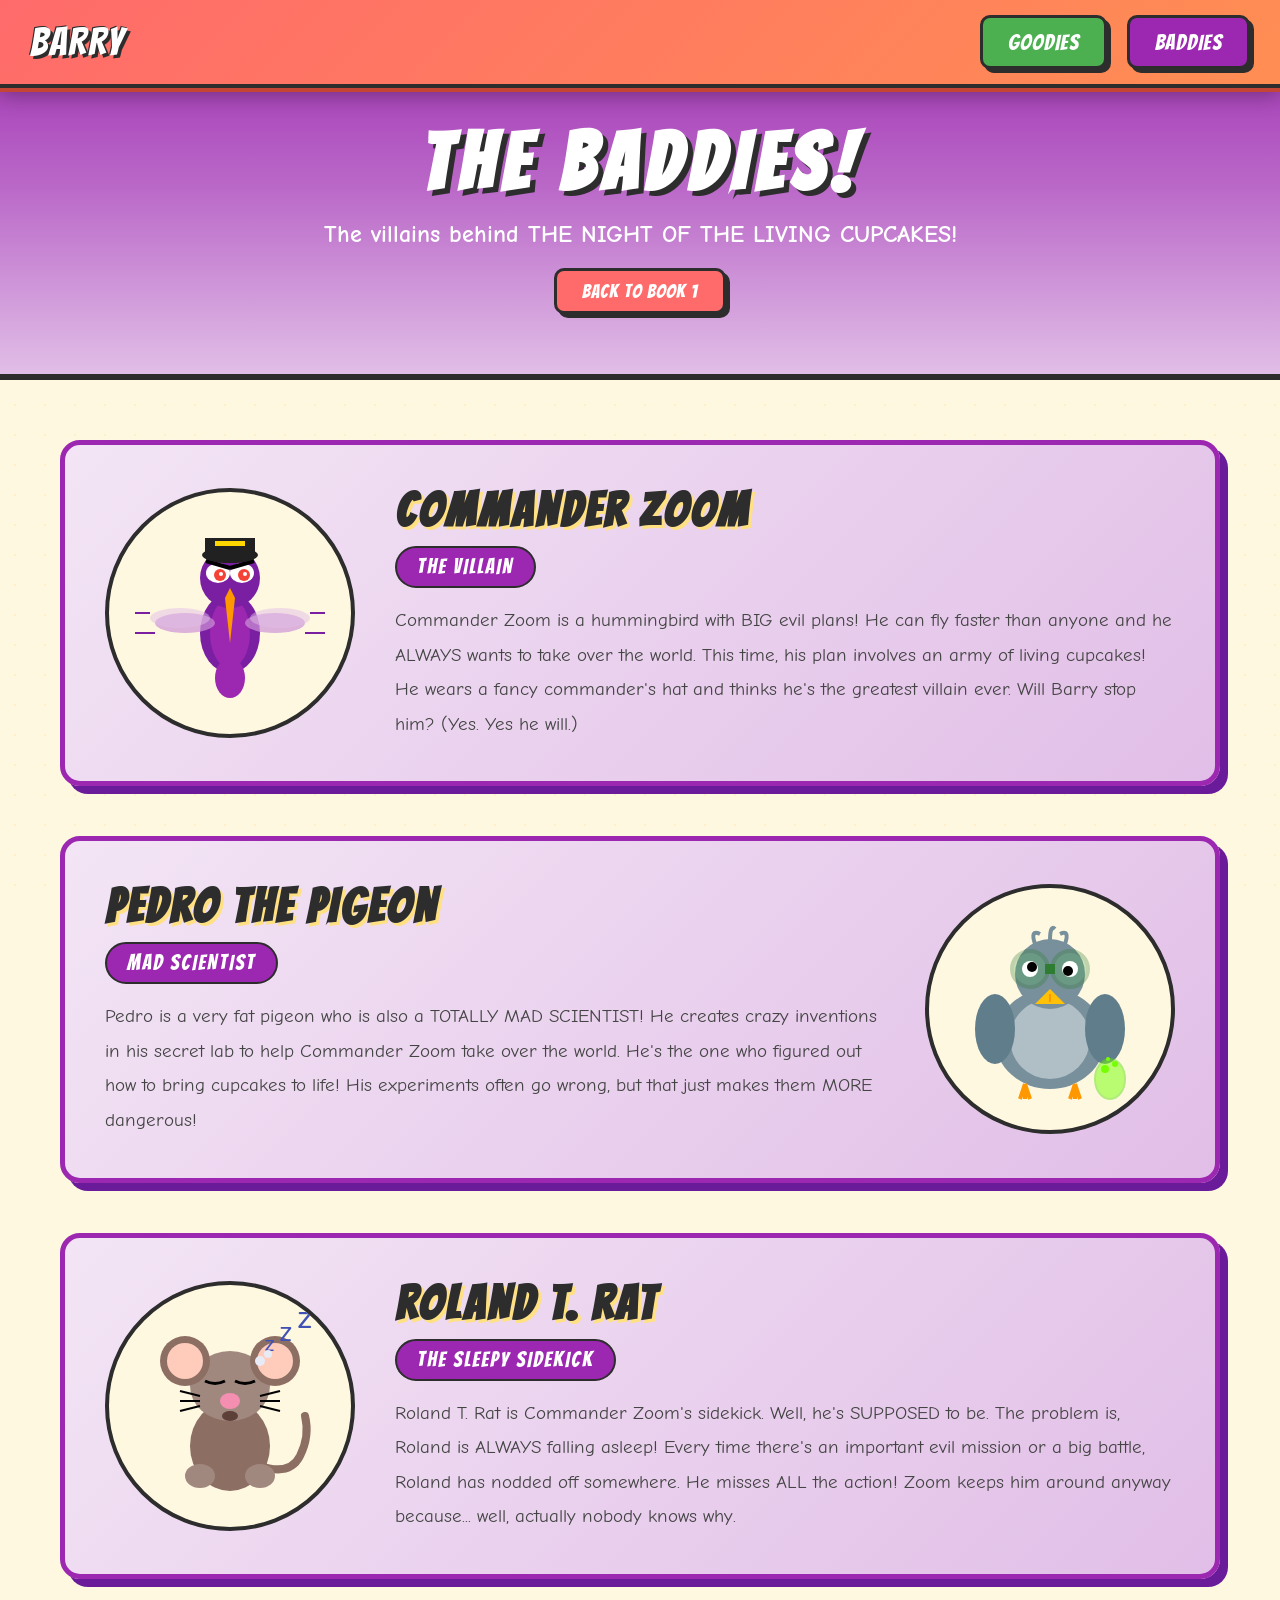
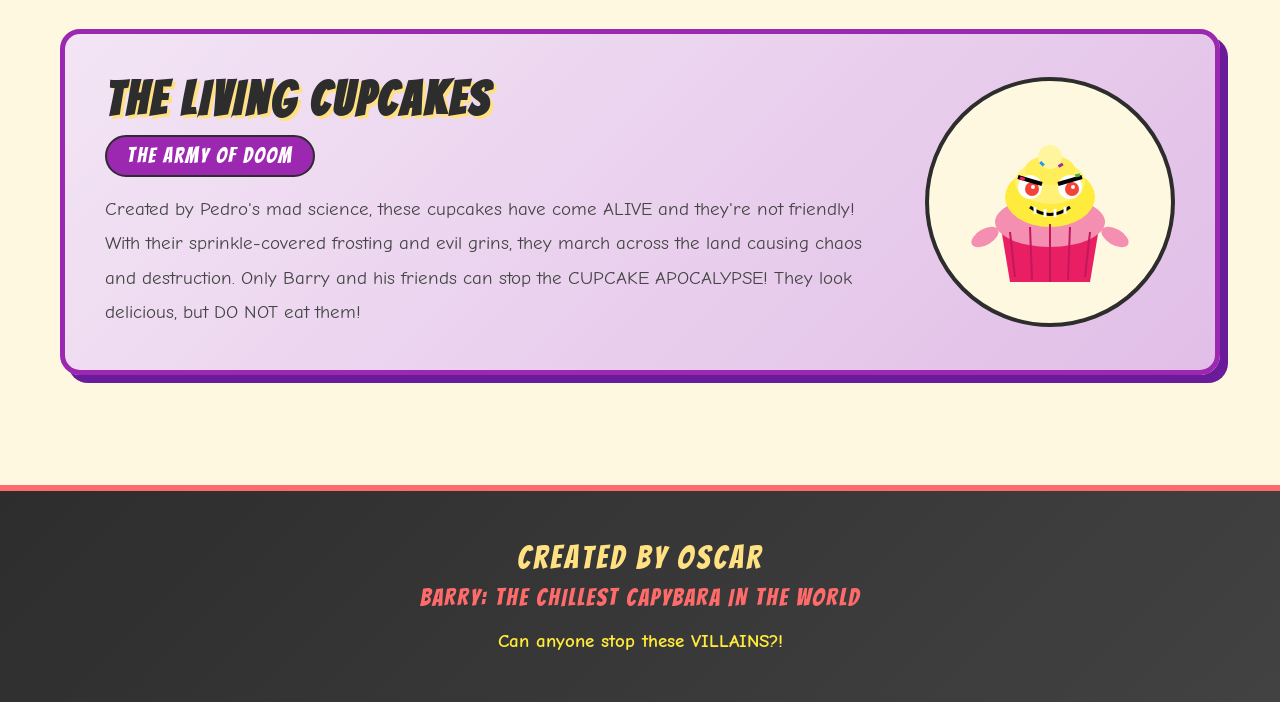
<file: book1/baddies.html>
<!DOCTYPE html>
<html lang="en">
<head>
    <meta charset="UTF-8">
    <meta name="viewport" content="width=device-width, initial-scale=1.0">
    <title>The Baddies - The Night of the Living Cupcakes</title>
    <link rel="stylesheet" href="../css/styles.css">
    <link href="https://fonts.googleapis.com/css2?family=Bangers&family=Comic+Neue:wght@400;700&display=swap" rel="stylesheet">
</head>
<body class="baddies-page">
    <nav class="navbar">
        <div class="nav-logo"><a href="../index.html" style="color:white;text-decoration:none;">BARRY</a></div>
        <div class="nav-links">
            <a href="goodies.html" class="nav-btn goodies-btn">GOODIES</a>
            <a href="baddies.html" class="nav-btn baddies-btn">BADDIES</a>
        </div>
    </nav>

    <header class="page-header">
        <h1 class="page-title">THE BADDIES!</h1>
        <p class="page-subtitle">The villains behind THE NIGHT OF THE LIVING CUPCAKES!</p>
        <a href="index.html" class="back-btn">BACK TO BOOK 1</a>
    </header>

    <main class="characters">
        <!-- COMMANDER ZOOM -->
        <article class="character-card baddie-card" id="zoom">
            <div class="character-image">
                <svg viewBox="0 0 200 200" class="character-svg zoom-svg">
                    <ellipse cx="100" cy="120" rx="30" ry="40" fill="#7B1FA2"/>
                    <ellipse cx="100" cy="120" rx="20" ry="35" fill="#9C27B0"/>
                    <ellipse cx="55" cy="110" rx="30" ry="10" fill="#CE93D8" opacity="0.7"/>
                    <ellipse cx="50" cy="105" rx="30" ry="10" fill="#E1BEE7" opacity="0.5"/>
                    <ellipse cx="145" cy="110" rx="30" ry="10" fill="#CE93D8" opacity="0.7"/>
                    <ellipse cx="150" cy="105" rx="30" ry="10" fill="#E1BEE7" opacity="0.5"/>
                    <circle cx="100" cy="65" r="30" fill="#7B1FA2"/>
                    <ellipse cx="88" cy="60" rx="12" ry="10" fill="white"/>
                    <ellipse cx="112" cy="60" rx="12" ry="10" fill="white"/>
                    <circle cx="90" cy="62" r="6" fill="#F44336"/>
                    <circle cx="114" cy="62" r="6" fill="#F44336"/>
                    <circle cx="91" cy="61" r="2" fill="white"/>
                    <circle cx="115" cy="61" r="2" fill="white"/>
                    <path d="M76 48 L100 55" stroke="black" stroke-width="4"/>
                    <path d="M124 48 L100 55" stroke="black" stroke-width="4"/>
                    <polygon points="100,75 95,85 100,130 105,85" fill="#FF9800"/>
                    <ellipse cx="100" cy="42" rx="28" ry="8" fill="#212121"/>
                    <rect x="75" y="25" width="50" height="18" fill="#212121"/>
                    <rect x="85" y="28" width="30" height="5" fill="#FFD700"/>
                    <ellipse cx="100" cy="165" rx="15" ry="20" fill="#9C27B0"/>
                    <line x1="20" y1="100" x2="5" y2="100" stroke="#7B1FA2" stroke-width="2"/>
                    <line x1="25" y1="120" x2="5" y2="120" stroke="#7B1FA2" stroke-width="2"/>
                    <line x1="180" y1="100" x2="195" y2="100" stroke="#7B1FA2" stroke-width="2"/>
                    <line x1="175" y1="120" x2="195" y2="120" stroke="#7B1FA2" stroke-width="2"/>
                </svg>
            </div>
            <div class="character-info">
                <h3 class="character-name">COMMANDER ZOOM</h3>
                <p class="character-role baddie-role">THE VILLAIN</p>
                <p class="character-bio">Commander Zoom is a hummingbird with BIG evil plans! He can fly faster than anyone and he ALWAYS wants to take over the world. This time, his plan involves an army of living cupcakes! He wears a fancy commander's hat and thinks he's the greatest villain ever. Will Barry stop him? (Yes. Yes he will.)</p>
            </div>
        </article>

        <!-- PEDRO -->
        <article class="character-card baddie-card" id="pedro">
            <div class="character-image">
                <svg viewBox="0 0 200 200" class="character-svg pedro-svg">
                    <ellipse cx="100" cy="130" rx="55" ry="50" fill="#78909C"/>
                    <ellipse cx="100" cy="130" rx="40" ry="40" fill="#B0BEC5"/>
                    <circle cx="100" cy="65" r="35" fill="#78909C"/>
                    <circle cx="80" cy="60" r="18" fill="#4CAF50" opacity="0.3" stroke="#2E7D32" stroke-width="4"/>
                    <circle cx="120" cy="60" r="18" fill="#4CAF50" opacity="0.3" stroke="#2E7D32" stroke-width="4"/>
                    <rect x="95" y="55" width="10" height="10" fill="#2E7D32"/>
                    <circle cx="80" cy="60" r="8" fill="white"/>
                    <circle cx="120" cy="60" r="8" fill="white"/>
                    <circle cx="82" cy="58" r="5" fill="black"/>
                    <circle cx="118" cy="62" r="5" fill="black"/>
                    <polygon points="100,80 85,95 115,95" fill="#FFC107"/>
                    <line x1="100" y1="85" x2="100" y2="93" stroke="#FF9800" stroke-width="2"/>
                    <path d="M85 35 Q80 20 90 25" stroke="#78909C" stroke-width="4" fill="none"/>
                    <path d="M100 32 Q100 15 105 20" stroke="#78909C" stroke-width="4" fill="none"/>
                    <path d="M115 35 Q120 20 110 25" stroke="#78909C" stroke-width="4" fill="none"/>
                    <ellipse cx="45" cy="120" rx="20" ry="35" fill="#607D8B"/>
                    <ellipse cx="155" cy="120" rx="20" ry="35" fill="#607D8B"/>
                    <path d="M75 175 L70 190 M75 175 L75 190 M75 175 L80 190" stroke="#FF9800" stroke-width="4"/>
                    <path d="M125 175 L120 190 M125 175 L125 190 M125 175 L130 190" stroke="#FF9800" stroke-width="4"/>
                    <ellipse cx="160" cy="170" rx="15" ry="20" fill="#76FF03" opacity="0.5" stroke="#64DD17" stroke-width="2"/>
                    <circle cx="155" cy="160" r="4" fill="#76FF03"/>
                    <circle cx="165" cy="155" r="3" fill="#76FF03"/>
                    <circle cx="158" cy="150" r="2" fill="#76FF03"/>
                </svg>
            </div>
            <div class="character-info">
                <h3 class="character-name">PEDRO THE PIGEON</h3>
                <p class="character-role baddie-role">MAD SCIENTIST</p>
                <p class="character-bio">Pedro is a very fat pigeon who is also a TOTALLY MAD SCIENTIST! He creates crazy inventions in his secret lab to help Commander Zoom take over the world. He's the one who figured out how to bring cupcakes to life! His experiments often go wrong, but that just makes them MORE dangerous!</p>
            </div>
        </article>

        <!-- ROLAND T. RAT -->
        <article class="character-card baddie-card" id="roland">
            <div class="character-image">
                <svg viewBox="0 0 200 200" class="character-svg roland-svg">
                    <ellipse cx="100" cy="140" rx="40" ry="45" fill="#8D6E63"/>
                    <ellipse cx="100" cy="80" rx="40" ry="35" fill="#A1887F"/>
                    <circle cx="55" cy="55" r="25" fill="#8D6E63"/>
                    <circle cx="55" cy="55" r="18" fill="#FFCCBC"/>
                    <circle cx="145" cy="55" r="25" fill="#8D6E63"/>
                    <circle cx="145" cy="55" r="18" fill="#FFCCBC"/>
                    <path d="M75 75 Q85 80 95 75" stroke="black" stroke-width="3" fill="none"/>
                    <path d="M105 75 Q115 80 125 75" stroke="black" stroke-width="3" fill="none"/>
                    <ellipse cx="100" cy="95" rx="10" ry="8" fill="#F48FB1"/>
                    <line x1="70" y1="90" x2="50" y2="85" stroke="black" stroke-width="2"/>
                    <line x1="70" y1="95" x2="50" y2="95" stroke="black" stroke-width="2"/>
                    <line x1="70" y1="100" x2="50" y2="105" stroke="black" stroke-width="2"/>
                    <line x1="130" y1="90" x2="150" y2="85" stroke="black" stroke-width="2"/>
                    <line x1="130" y1="95" x2="150" y2="95" stroke="black" stroke-width="2"/>
                    <line x1="130" y1="100" x2="150" y2="105" stroke="black" stroke-width="2"/>
                    <ellipse cx="100" cy="110" rx="8" ry="5" fill="#5D4037"/>
                    <path d="M130 160 Q160 170 170 150 Q180 130 175 110" stroke="#8D6E63" stroke-width="8" fill="none" stroke-linecap="round"/>
                    <ellipse cx="70" cy="170" rx="15" ry="12" fill="#A1887F"/>
                    <ellipse cx="130" cy="170" rx="15" ry="12" fill="#A1887F"/>
                    <text x="135" y="45" fill="#3F51B5" font-size="16" font-weight="bold">Z</text>
                    <text x="150" y="35" fill="#3F51B5" font-size="20" font-weight="bold">Z</text>
                    <text x="168" y="22" fill="#3F51B5" font-size="24" font-weight="bold">Z</text>
                    <circle cx="130" cy="55" r="5" fill="#E8EAF6"/>
                    <circle cx="138" cy="48" r="4" fill="#E8EAF6"/>
                </svg>
            </div>
            <div class="character-info">
                <h3 class="character-name">ROLAND T. RAT</h3>
                <p class="character-role baddie-role">THE SLEEPY SIDEKICK</p>
                <p class="character-bio">Roland T. Rat is Commander Zoom's sidekick. Well, he's SUPPOSED to be. The problem is, Roland is ALWAYS falling asleep! Every time there's an important evil mission or a big battle, Roland has nodded off somewhere. He misses ALL the action! Zoom keeps him around anyway because... well, actually nobody knows why.</p>
            </div>
        </article>

        <!-- Evil Cupcakes -->
        <article class="character-card baddie-card" id="cupcakes">
            <div class="character-image">
                <svg viewBox="0 0 200 200" class="character-svg cupcake-svg">
                    <path d="M50 120 L60 180 L140 180 L150 120" fill="#E91E63"/>
                    <ellipse cx="100" cy="120" rx="55" ry="25" fill="#F48FB1"/>
                    <ellipse cx="100" cy="95" rx="45" ry="30" fill="#FFEB3B"/>
                    <ellipse cx="100" cy="80" rx="35" ry="22" fill="#FFF176"/>
                    <ellipse cx="100" cy="68" rx="25" ry="15" fill="#FFEE58"/>
                    <circle cx="100" cy="55" r="12" fill="#FFF59D"/>
                    <circle cx="80" cy="85" r="12" fill="white"/>
                    <circle cx="120" cy="85" r="12" fill="white"/>
                    <circle cx="82" cy="87" r="7" fill="#F44336"/>
                    <circle cx="122" cy="87" r="7" fill="#F44336"/>
                    <circle cx="83" cy="85" r="2" fill="white"/>
                    <circle cx="123" cy="85" r="2" fill="white"/>
                    <path d="M68 75 L92 82" stroke="black" stroke-width="4"/>
                    <path d="M132 75 L108 82" stroke="black" stroke-width="4"/>
                    <path d="M80 105 Q100 120 120 105" stroke="black" stroke-width="3" fill="none"/>
                    <path d="M85 105 L85 112 M95 107 L95 115 M105 107 L105 115 M115 105 L115 112" stroke="white" stroke-width="3"/>
                    <rect x="70" y="75" width="5" height="3" fill="#E91E63" transform="rotate(20 72 76)"/>
                    <rect x="125" y="72" width="5" height="3" fill="#4CAF50" transform="rotate(-15 127 73)"/>
                    <rect x="90" y="60" width="5" height="3" fill="#2196F3" transform="rotate(45 92 61)"/>
                    <rect x="108" y="62" width="5" height="3" fill="#9C27B0" transform="rotate(-30 110 63)"/>
                    <line x1="60" y1="130" x2="65" y2="175" stroke="#C2185B" stroke-width="2"/>
                    <line x1="80" y1="125" x2="82" y2="178" stroke="#C2185B" stroke-width="2"/>
                    <line x1="100" y1="122" x2="100" y2="180" stroke="#C2185B" stroke-width="2"/>
                    <line x1="120" y1="125" x2="118" y2="178" stroke="#C2185B" stroke-width="2"/>
                    <line x1="140" y1="130" x2="135" y2="175" stroke="#C2185B" stroke-width="2"/>
                    <ellipse cx="35" cy="135" rx="15" ry="8" fill="#F48FB1" transform="rotate(-30 35 135)"/>
                    <ellipse cx="165" cy="135" rx="15" ry="8" fill="#F48FB1" transform="rotate(30 165 135)"/>
                </svg>
            </div>
            <div class="character-info">
                <h3 class="character-name">THE LIVING CUPCAKES</h3>
                <p class="character-role baddie-role">THE ARMY OF DOOM</p>
                <p class="character-bio">Created by Pedro's mad science, these cupcakes have come ALIVE and they're not friendly! With their sprinkle-covered frosting and evil grins, they march across the land causing chaos and destruction. Only Barry and his friends can stop the CUPCAKE APOCALYPSE! They look delicious, but DO NOT eat them!</p>
            </div>
        </article>
    </main>

    <footer class="footer">
        <div class="footer-content">
            <p class="created-by">Created by OSCAR</p>
            <p class="book-title">BARRY: THE CHILLEST CAPYBARA IN THE WORLD</p>
            <p class="story-tease">Can anyone stop these VILLAINS?!</p>
        </div>
    </footer>

    <script src="../js/main.js"></script>
</body>
</html>
</file>
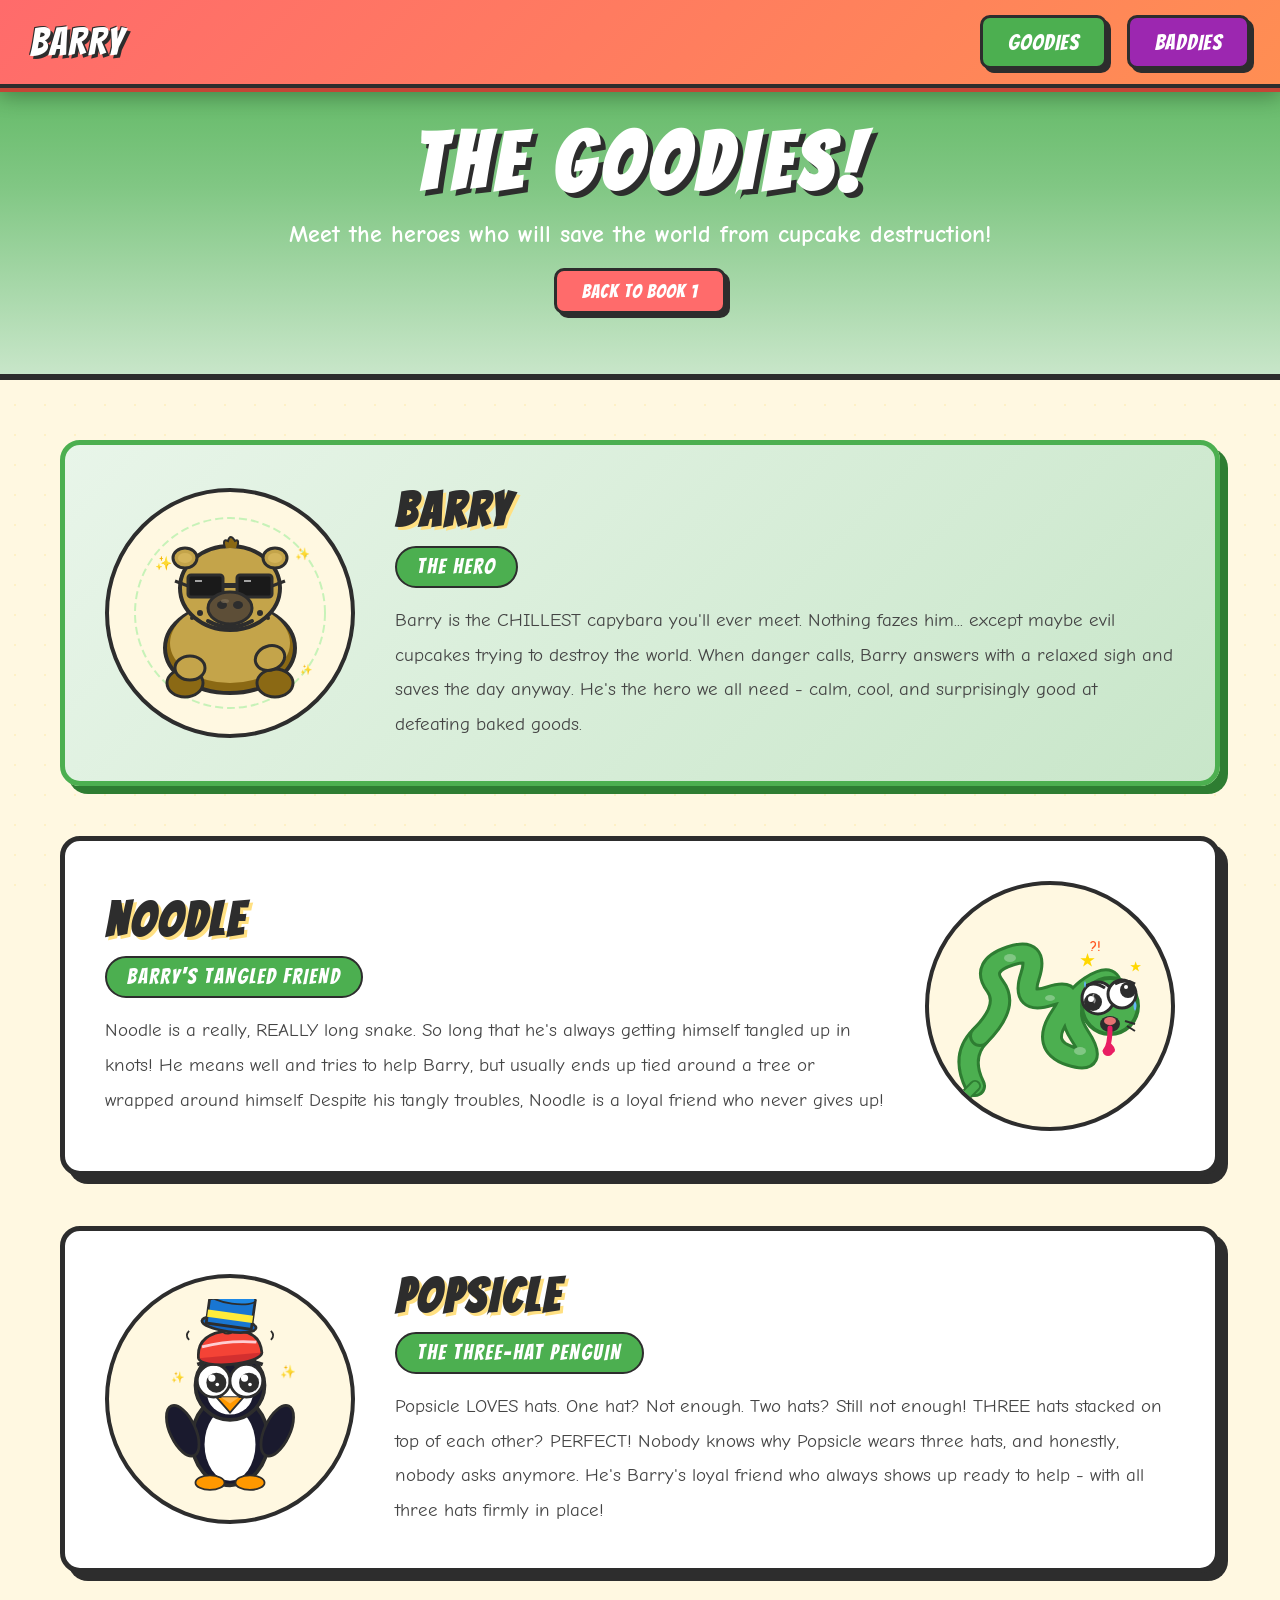
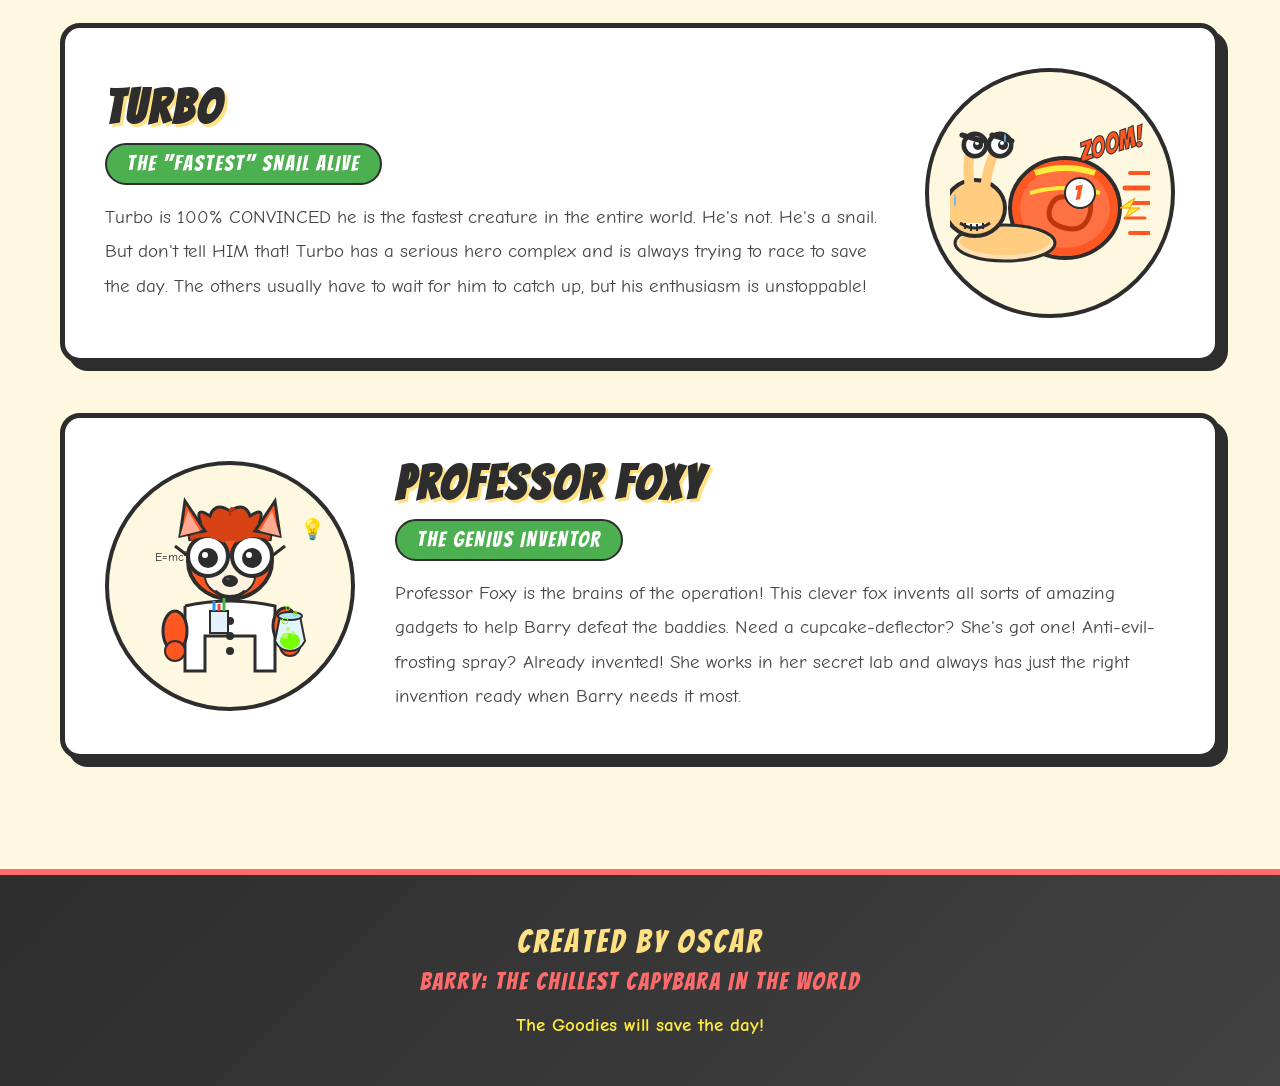
<file: book1/goodies.html>
<!DOCTYPE html>
<html lang="en">
<head>
    <meta charset="UTF-8">
    <meta name="viewport" content="width=device-width, initial-scale=1.0">
    <title>The Goodies - The Night of the Living Cupcakes</title>
    <link rel="stylesheet" href="../css/styles.css">
    <link href="https://fonts.googleapis.com/css2?family=Bangers&family=Comic+Neue:wght@400;700&display=swap" rel="stylesheet">
</head>
<body class="goodies-page">
    <nav class="navbar">
        <div class="nav-logo"><a href="../index.html" style="color:white;text-decoration:none;">BARRY</a></div>
        <div class="nav-links">
            <a href="goodies.html" class="nav-btn goodies-btn">GOODIES</a>
            <a href="baddies.html" class="nav-btn baddies-btn">BADDIES</a>
        </div>
    </nav>

    <header class="page-header">
        <h1 class="page-title">THE GOODIES!</h1>
        <p class="page-subtitle">Meet the heroes who will save the world from cupcake destruction!</p>
        <a href="index.html" class="back-btn">BACK TO BOOK 1</a>
    </header>

    <main class="characters">
        <!-- BARRY -->
        <article class="character-card hero-character" id="barry">
            <div class="character-image">
                <svg viewBox="0 0 200 200" class="character-svg barry-svg">
                    <circle cx="100" cy="100" r="95" fill="none" stroke="#90EE90" stroke-width="2" stroke-dasharray="8,4" opacity="0.5"/>
                    <ellipse cx="100" cy="135" rx="65" ry="45" fill="#8B6914" stroke="#2D2D2D" stroke-width="4"/>
                    <ellipse cx="100" cy="130" rx="60" ry="40" fill="#C4A44A"/>
                    <ellipse cx="55" cy="170" rx="18" ry="14" fill="#8B6914" stroke="#2D2D2D" stroke-width="3"/>
                    <ellipse cx="145" cy="170" rx="18" ry="14" fill="#8B6914" stroke="#2D2D2D" stroke-width="3"/>
                    <ellipse cx="100" cy="75" rx="50" ry="42" fill="#C4A44A" stroke="#2D2D2D" stroke-width="4"/>
                    <ellipse cx="55" cy="45" rx="12" ry="10" fill="#C4A44A" stroke="#2D2D2D" stroke-width="3"/>
                    <ellipse cx="55" cy="45" rx="7" ry="5" fill="#D4B45A"/>
                    <ellipse cx="145" cy="45" rx="12" ry="10" fill="#C4A44A" stroke="#2D2D2D" stroke-width="3"/>
                    <ellipse cx="145" cy="45" rx="7" ry="5" fill="#D4B45A"/>
                    <rect x="58" y="62" width="35" height="22" rx="3" fill="#1a1a1a" stroke="#2D2D2D" stroke-width="3"/>
                    <rect x="107" y="62" width="35" height="22" rx="3" fill="#1a1a1a" stroke="#2D2D2D" stroke-width="3"/>
                    <rect x="93" y="70" width="14" height="5" fill="#2D2D2D"/>
                    <line x1="58" y1="73" x2="45" y2="68" stroke="#2D2D2D" stroke-width="3"/>
                    <line x1="142" y1="73" x2="155" y2="68" stroke="#2D2D2D" stroke-width="3"/>
                    <line x1="65" y1="68" x2="72" y2="68" stroke="white" stroke-width="2" opacity="0.6"/>
                    <line x1="114" y1="68" x2="121" y2="68" stroke="white" stroke-width="2" opacity="0.6"/>
                    <ellipse cx="100" cy="95" rx="22" ry="16" fill="#5D4E37" stroke="#2D2D2D" stroke-width="3"/>
                    <ellipse cx="92" cy="92" rx="5" ry="4" fill="#2D2D2D"/>
                    <ellipse cx="108" cy="92" rx="5" ry="4" fill="#2D2D2D"/>
                    <ellipse cx="95" cy="88" rx="4" ry="2" fill="#7D6E57" opacity="0.7"/>
                    <path d="M78 108 Q100 120 122 108" stroke="#2D2D2D" stroke-width="4" fill="none" stroke-linecap="round"/>
                    <circle cx="70" cy="100" r="3" fill="#2D2D2D"/>
                    <circle cx="62" cy="105" r="2" fill="#2D2D2D"/>
                    <circle cx="130" cy="100" r="3" fill="#2D2D2D"/>
                    <circle cx="138" cy="105" r="2" fill="#2D2D2D"/>
                    <path d="M95 35 Q92 25 98 28 Q100 20 105 28 Q110 25 107 35" fill="#8B6914" stroke="#2D2D2D" stroke-width="2"/>
                    <ellipse cx="60" cy="155" rx="15" ry="12" fill="#C4A44A" stroke="#2D2D2D" stroke-width="3"/>
                    <ellipse cx="140" cy="145" rx="15" ry="12" fill="#C4A44A" stroke="#2D2D2D" stroke-width="3" transform="rotate(-20 140 145)"/>
                    <text x="25" y="55" font-size="14" fill="#FFD700">✨</text>
                    <text x="165" y="45" font-size="12" fill="#FFD700">✨</text>
                    <text x="170" y="160" font-size="10" fill="#FFD700">✨</text>
                </svg>
            </div>
            <div class="character-info">
                <h3 class="character-name">BARRY</h3>
                <p class="character-role goodie-role">THE HERO</p>
                <p class="character-bio">Barry is the CHILLEST capybara you'll ever meet. Nothing fazes him... except maybe evil cupcakes trying to destroy the world. When danger calls, Barry answers with a relaxed sigh and saves the day anyway. He's the hero we all need - calm, cool, and surprisingly good at defeating baked goods.</p>
            </div>
        </article>

        <!-- NOODLE -->
        <article class="character-card" id="noodle">
            <div class="character-image">
                <svg viewBox="0 0 200 200" class="character-svg noodle-svg">
                    <path d="M25 180 Q10 150 30 130" stroke="#2E7D32" stroke-width="22" fill="none" stroke-linecap="round"/>
                    <path d="M25 180 Q10 150 30 130" stroke="#4CAF50" stroke-width="16" fill="none" stroke-linecap="round"/>
                    <path d="M30 130 Q60 100 45 80 Q30 60 60 50 Q90 40 80 70 Q70 100 100 90 Q130 80 110 110 Q90 140 120 150 Q150 160 130 130 Q110 100 140 80 Q170 60 160 100" stroke="#2E7D32" stroke-width="22" fill="none" stroke-linecap="round"/>
                    <path d="M30 130 Q60 100 45 80 Q30 60 60 50 Q90 40 80 70 Q70 100 100 90 Q130 80 110 110 Q90 140 120 150 Q150 160 130 130 Q110 100 140 80 Q170 60 160 100" stroke="#4CAF50" stroke-width="16" fill="none" stroke-linecap="round"/>
                    <ellipse cx="60" cy="52" rx="6" ry="4" fill="#81C784"/>
                    <ellipse cx="100" cy="92" rx="5" ry="3" fill="#81C784"/>
                    <ellipse cx="130" cy="145" rx="6" ry="4" fill="#81C784"/>
                    <circle cx="160" cy="100" r="28" fill="#4CAF50" stroke="#2E7D32" stroke-width="4"/>
                    <circle cx="148" cy="92" r="16" fill="white" stroke="#2D2D2D" stroke-width="3"/>
                    <circle cx="172" cy="88" r="14" fill="white" stroke="#2D2D2D" stroke-width="3"/>
                    <circle cx="143" cy="96" r="9" fill="#2D2D2D"/>
                    <circle cx="178" cy="84" r="8" fill="#2D2D2D"/>
                    <circle cx="141" cy="93" r="3" fill="white"/>
                    <circle cx="176" cy="81" r="2" fill="white"/>
                    <path d="M144 97 Q146 94 144 92 Q142 90 144 88" stroke="white" stroke-width="1.5" fill="none" opacity="0.5"/>
                    <path d="M135 80 Q145 75 155 82" stroke="#2D2D2D" stroke-width="3" fill="none"/>
                    <path d="M165 78 Q175 72 185 78" stroke="#2D2D2D" stroke-width="3" fill="none"/>
                    <ellipse cx="160" cy="118" rx="10" ry="8" fill="#2D2D2D"/>
                    <ellipse cx="160" cy="115" rx="6" ry="4" fill="#E57373"/>
                    <path d="M160 122 Q160 140 155 145 M160 140 Q165 145 160 145" stroke="#E91E63" stroke-width="5" fill="none" stroke-linecap="round"/>
                    <ellipse cx="158" cy="146" rx="5" ry="4" fill="#E91E63"/>
                    <path d="M25 180 L15 190" stroke="#2E7D32" stroke-width="12" fill="none" stroke-linecap="round"/>
                    <path d="M25 180 L15 190" stroke="#4CAF50" stroke-width="8" fill="none" stroke-linecap="round"/>
                    <ellipse cx="13" cy="192" rx="5" ry="4" fill="#4CAF50" stroke="#2E7D32" stroke-width="2"/>
                    <text x="130" y="60" font-size="16" fill="#FFD700" font-weight="bold">★</text>
                    <text x="180" y="65" font-size="12" fill="#FFD700" font-weight="bold">★</text>
                    <text x="140" y="45" font-size="14" fill="#FF5722" font-weight="bold">?!</text>
                    <path d="M185 95 Q188 100 185 105 Q182 100 185 95" fill="#64B5F6"/>
                    <path d="M135 75 Q137 78 135 82 Q133 78 135 75" fill="#64B5F6"/>
                    <path d="M175 115 L185 118" stroke="#2D2D2D" stroke-width="2"/>
                    <path d="M177 120 L185 125" stroke="#2D2D2D" stroke-width="2"/>
                </svg>
            </div>
            <div class="character-info">
                <h3 class="character-name">NOODLE</h3>
                <p class="character-role goodie-role">BARRY'S TANGLED FRIEND</p>
                <p class="character-bio">Noodle is a really, REALLY long snake. So long that he's always getting himself tangled up in knots! He means well and tries to help Barry, but usually ends up tied around a tree or wrapped around himself. Despite his tangly troubles, Noodle is a loyal friend who never gives up!</p>
            </div>
        </article>

        <!-- POPSICLE -->
        <article class="character-card" id="popsicle">
            <div class="character-image">
                <svg viewBox="0 0 200 220" class="character-svg popsicle-svg">
                    <ellipse cx="100" cy="155" rx="42" ry="50" fill="#1a1a2e" stroke="#2D2D2D" stroke-width="4"/>
                    <ellipse cx="100" cy="160" rx="28" ry="40" fill="white"/>
                    <ellipse cx="48" cy="145" rx="14" ry="30" fill="#1a1a2e" stroke="#2D2D2D" stroke-width="3" transform="rotate(-25 48 145)"/>
                    <ellipse cx="152" cy="145" rx="14" ry="30" fill="#1a1a2e" stroke="#2D2D2D" stroke-width="3" transform="rotate(25 152 145)"/>
                    <ellipse cx="78" cy="202" rx="16" ry="8" fill="#FF9800" stroke="#2D2D2D" stroke-width="2"/>
                    <ellipse cx="122" cy="202" rx="16" ry="8" fill="#FF9800" stroke="#2D2D2D" stroke-width="2"/>
                    <circle cx="100" cy="95" r="38" fill="#1a1a2e" stroke="#2D2D2D" stroke-width="4"/>
                    <ellipse cx="100" cy="105" rx="25" ry="22" fill="white"/>
                    <circle cx="82" cy="90" r="18" fill="white" stroke="#2D2D2D" stroke-width="3"/>
                    <circle cx="118" cy="90" r="18" fill="white" stroke="#2D2D2D" stroke-width="3"/>
                    <circle cx="85" cy="92" r="11" fill="#2D2D2D"/>
                    <circle cx="121" cy="92" r="11" fill="#2D2D2D"/>
                    <circle cx="80" cy="87" r="4" fill="white"/>
                    <circle cx="86" cy="94" r="2" fill="white"/>
                    <circle cx="116" cy="87" r="4" fill="white"/>
                    <circle cx="122" cy="94" r="2" fill="white"/>
                    <path d="M64 72 Q82 65 95 75" stroke="#2D2D2D" stroke-width="4" fill="none"/>
                    <path d="M105 75 Q118 65 136 72" stroke="#2D2D2D" stroke-width="4" fill="none"/>
                    <path d="M85 108 L100 125 L115 108 Z" fill="#FF9800" stroke="#2D2D2D" stroke-width="2"/>
                    <path d="M90 108 L100 115 L110 108" fill="#FFB74D"/>
                    <g transform="rotate(-5 100 60)">
                        <ellipse cx="100" cy="62" rx="35" ry="10" fill="#D32F2F" stroke="#2D2D2D" stroke-width="3"/>
                        <path d="M65 62 Q65 35 100 35 Q135 35 135 62" fill="#F44336" stroke="#2D2D2D" stroke-width="3"/>
                        <path d="M70 50 Q100 45 130 50" stroke="#FFCDD2" stroke-width="3" fill="none"/>
                        <circle cx="100" cy="30" r="8" fill="#FFEB3B" stroke="#2D2D2D" stroke-width="2"/>
                    </g>
                    <g transform="rotate(8 100 20)">
                        <ellipse cx="100" cy="28" rx="30" ry="8" fill="#1565C0" stroke="#2D2D2D" stroke-width="3"/>
                        <rect x="75" y="-2" width="50" height="32" fill="#1976D2" stroke="#2D2D2D" stroke-width="3"/>
                        <ellipse cx="100" cy="-2" rx="25" ry="7" fill="#1E88E5" stroke="#2D2D2D" stroke-width="2"/>
                        <rect x="75" y="15" width="50" height="8" fill="#FFEB3B"/>
                    </g>
                    <g transform="rotate(-12 100 -15)">
                        <polygon points="100,-45 78,-5 122,-5" fill="#9C27B0" stroke="#2D2D2D" stroke-width="3"/>
                        <circle cx="95" cy="-20" r="4" fill="#E1BEE7"/>
                        <circle cx="108" cy="-28" r="3" fill="#E1BEE7"/>
                        <circle cx="98" cy="-35" r="3" fill="#E1BEE7"/>
                        <circle cx="100" cy="-48" r="7" fill="#E91E63" stroke="#2D2D2D" stroke-width="2"/>
                        <path d="M100 -48 Q85 -55 80 -45" stroke="#FFEB3B" stroke-width="2" fill="none"/>
                        <path d="M100 -48 Q115 -55 120 -45" stroke="#4CAF50" stroke-width="2" fill="none"/>
                        <path d="M100 -48 Q100 -60 95 -52" stroke="#2196F3" stroke-width="2" fill="none"/>
                    </g>
                    <path d="M55 45 Q50 40 55 35" stroke="#2D2D2D" stroke-width="2" fill="none"/>
                    <path d="M145 45 Q150 40 145 35" stroke="#2D2D2D" stroke-width="2" fill="none"/>
                    <path d="M130 -10 L140 -15" stroke="#2D2D2D" stroke-width="2"/>
                    <path d="M70 -5 L60 -10" stroke="#2D2D2D" stroke-width="2"/>
                    <text x="155" y="85" font-size="14" fill="#FFD700">✨</text>
                    <text x="35" y="90" font-size="12" fill="#FFD700">✨</text>
                </svg>
            </div>
            <div class="character-info">
                <h3 class="character-name">POPSICLE</h3>
                <p class="character-role goodie-role">THE THREE-HAT PENGUIN</p>
                <p class="character-bio">Popsicle LOVES hats. One hat? Not enough. Two hats? Still not enough! THREE hats stacked on top of each other? PERFECT! Nobody knows why Popsicle wears three hats, and honestly, nobody asks anymore. He's Barry's loyal friend who always shows up ready to help - with all three hats firmly in place!</p>
            </div>
        </article>

        <!-- TURBO -->
        <article class="character-card" id="turbo">
            <div class="character-image">
                <svg viewBox="0 0 200 200" class="character-svg turbo-svg">
                    <line x1="180" y1="80" x2="200" y2="80" stroke="#FF5722" stroke-width="4" stroke-linecap="round"/>
                    <line x1="175" y1="95" x2="200" y2="95" stroke="#FF5722" stroke-width="5" stroke-linecap="round"/>
                    <line x1="180" y1="110" x2="200" y2="110" stroke="#FF5722" stroke-width="4" stroke-linecap="round"/>
                    <line x1="175" y1="125" x2="195" y2="125" stroke="#FF5722" stroke-width="3" stroke-linecap="round"/>
                    <line x1="180" y1="140" x2="200" y2="140" stroke="#FF5722" stroke-width="4" stroke-linecap="round"/>
                    <ellipse cx="115" cy="115" rx="55" ry="50" fill="#FF5722" stroke="#2D2D2D" stroke-width="4"/>
                    <ellipse cx="115" cy="115" rx="45" ry="40" fill="#FF7043"/>
                    <path d="M85 80 Q115 70 145 80" stroke="#FFEB3B" stroke-width="6" fill="none"/>
                    <path d="M80 100 Q115 90 150 100" stroke="#FFEB3B" stroke-width="4" fill="none"/>
                    <path d="M120 90 Q145 100 140 120 Q135 140 115 135 Q95 130 100 115 Q105 100 120 105" stroke="#BF360C" stroke-width="5" fill="none"/>
                    <ellipse cx="55" cy="150" rx="50" ry="18" fill="#FFE0B2" stroke="#2D2D2D" stroke-width="3"/>
                    <ellipse cx="55" cy="148" rx="45" ry="14" fill="#FFCC80"/>
                    <ellipse cx="25" cy="115" rx="30" ry="28" fill="#FFCC80" stroke="#2D2D2D" stroke-width="4"/>
                    <path d="M20 95 Q15 60 25 55" stroke="#FFCC80" stroke-width="10" fill="none"/>
                    <path d="M35 95 Q40 60 50 55" stroke="#FFCC80" stroke-width="10" fill="none"/>
                    <circle cx="25" cy="52" r="12" fill="#FFCC80" stroke="#2D2D2D" stroke-width="3"/>
                    <circle cx="50" cy="52" r="12" fill="#FFCC80" stroke="#2D2D2D" stroke-width="3"/>
                    <circle cx="25" cy="52" r="10" fill="white" stroke="#2D2D2D" stroke-width="2"/>
                    <circle cx="50" cy="52" r="10" fill="white" stroke="#2D2D2D" stroke-width="2"/>
                    <circle cx="28" cy="52" r="5" fill="#2D2D2D"/>
                    <circle cx="53" cy="52" r="5" fill="#2D2D2D"/>
                    <circle cx="27" cy="50" r="2" fill="white"/>
                    <circle cx="52" cy="50" r="2" fill="white"/>
                    <path d="M12 42 L32 48" stroke="#2D2D2D" stroke-width="5" stroke-linecap="round"/>
                    <path d="M62 48 L42 42" stroke="#2D2D2D" stroke-width="5" stroke-linecap="round"/>
                    <path d="M10 130 Q25 140 40 130" stroke="#2D2D2D" stroke-width="3" fill="white"/>
                    <line x1="15" y1="130" x2="15" y2="136" stroke="#2D2D2D" stroke-width="2"/>
                    <line x1="21" y1="131" x2="21" y2="138" stroke="#2D2D2D" stroke-width="2"/>
                    <line x1="27" y1="131" x2="27" y2="138" stroke="#2D2D2D" stroke-width="2"/>
                    <line x1="33" y1="130" x2="33" y2="136" stroke="#2D2D2D" stroke-width="2"/>
                    <path d="M5 100 Q3 108 5 115 Q7 108 5 100" fill="#64B5F6"/>
                    <path d="M55 40 Q53 45 55 50 Q57 45 55 40" fill="#64B5F6"/>
                    <text x="130" y="65" font-family="Bangers, cursive" font-size="28" fill="#FF5722" stroke="#2D2D2D" stroke-width="1" transform="rotate(-15 145 60)">ZOOM!</text>
                    <polygon points="170,115 185,105 180,115 190,115 175,125 180,115" fill="#FFEB3B" stroke="#FF9800" stroke-width="1"/>
                    <circle cx="130" cy="100" r="15" fill="white" stroke="#2D2D2D" stroke-width="2"/>
                    <text x="124" y="107" font-family="Bangers, cursive" font-size="20" fill="#FF5722" font-weight="bold">1</text>
                </svg>
            </div>
            <div class="character-info">
                <h3 class="character-name">TURBO</h3>
                <p class="character-role goodie-role">THE "FASTEST" SNAIL ALIVE</p>
                <p class="character-bio">Turbo is 100% CONVINCED he is the fastest creature in the entire world. He's not. He's a snail. But don't tell HIM that! Turbo has a serious hero complex and is always trying to race to save the day. The others usually have to wait for him to catch up, but his enthusiasm is unstoppable!</p>
            </div>
        </article>

        <!-- PROFESSOR FOXY -->
        <article class="character-card" id="foxy">
            <div class="character-image">
                <svg viewBox="0 0 200 200" class="character-svg foxy-svg">
                    <path d="M55 120 L55 185 L75 185 L75 150 L125 150 L125 185 L145 185 L145 120 Q100 110 55 120" fill="white" stroke="#2D2D2D" stroke-width="3"/>
                    <circle cx="100" cy="135" r="4" fill="#2D2D2D"/>
                    <circle cx="100" cy="150" r="4" fill="#2D2D2D"/>
                    <circle cx="100" cy="165" r="4" fill="#2D2D2D"/>
                    <ellipse cx="45" cy="145" rx="12" ry="20" fill="#FF5722" stroke="#2D2D2D" stroke-width="3"/>
                    <ellipse cx="155" cy="140" rx="12" ry="18" fill="#FF5722" stroke="#2D2D2D" stroke-width="3"/>
                    <circle cx="45" cy="165" r="10" fill="#FF5722" stroke="#2D2D2D" stroke-width="2"/>
                    <circle cx="160" cy="160" r="10" fill="#FF5722" stroke="#2D2D2D" stroke-width="2"/>
                    <path d="M150 130 L145 155 Q150 165 160 165 Q170 165 175 155 L170 130 Z" fill="#E1F5FE" stroke="#2D2D2D" stroke-width="2"/>
                    <ellipse cx="160" cy="130" rx="12" ry="4" fill="#B3E5FC" stroke="#2D2D2D" stroke-width="2"/>
                    <ellipse cx="160" cy="155" rx="10" ry="8" fill="#76FF03"/>
                    <circle cx="155" cy="150" r="3" fill="#B2FF59"/>
                    <circle cx="163" cy="147" r="2" fill="#B2FF59"/>
                    <circle cx="158" cy="143" r="2" fill="#B2FF59"/>
                    <circle cx="155" cy="135" r="3" fill="none" stroke="#76FF03" stroke-width="1"/>
                    <circle cx="165" cy="128" r="2" fill="none" stroke="#76FF03" stroke-width="1"/>
                    <circle cx="158" cy="122" r="2" fill="none" stroke="#76FF03" stroke-width="1"/>
                    <ellipse cx="100" cy="75" rx="42" ry="38" fill="#FF5722" stroke="#2D2D2D" stroke-width="4"/>
                    <path d="M60 55 Q55 30 70 35 Q65 20 80 30 Q85 15 100 25 Q115 15 120 30 Q135 20 130 35 Q145 30 140 55" fill="#D84315" stroke="#2D2D2D" stroke-width="3"/>
                    <path d="M65 45 Q60 35 68 40" stroke="#BF360C" stroke-width="3" fill="none"/>
                    <path d="M135 45 Q140 35 132 40" stroke="#BF360C" stroke-width="3" fill="none"/>
                    <path d="M100 30 Q100 18 105 25" stroke="#BF360C" stroke-width="3" fill="none"/>
                    <polygon points="50,50 55,15 75,45" fill="#FF5722" stroke="#2D2D2D" stroke-width="3"/>
                    <polygon points="50,50 58,25 70,45" fill="#FFAB91"/>
                    <polygon points="150,50 145,15 125,45" fill="#FF5722" stroke="#2D2D2D" stroke-width="3"/>
                    <polygon points="150,50 142,25 130,45" fill="#FFAB91"/>
                    <ellipse cx="100" cy="90" rx="25" ry="20" fill="#FFF3E0" stroke="#2D2D2D" stroke-width="2"/>
                    <circle cx="78" cy="70" r="20" fill="white" stroke="#2D2D2D" stroke-width="4"/>
                    <circle cx="122" cy="70" r="20" fill="white" stroke="#2D2D2D" stroke-width="4"/>
                    <path d="M98 70 L102 70" stroke="#2D2D2D" stroke-width="4"/>
                    <line x1="58" y1="70" x2="45" y2="60" stroke="#2D2D2D" stroke-width="3"/>
                    <line x1="142" y1="70" x2="155" y2="60" stroke="#2D2D2D" stroke-width="3"/>
                    <path d="M68 62 Q72 58 76 62" stroke="white" stroke-width="2" fill="none" opacity="0.7"/>
                    <path d="M112 62 Q116 58 120 62" stroke="white" stroke-width="2" fill="none" opacity="0.7"/>
                    <circle cx="78" cy="72" r="10" fill="#2D2D2D"/>
                    <circle cx="122" cy="72" r="10" fill="#2D2D2D"/>
                    <circle cx="75" cy="69" r="3" fill="white"/>
                    <circle cx="119" cy="69" r="3" fill="white"/>
                    <path d="M60 52 Q78 45 95 55" stroke="#D84315" stroke-width="4" fill="none"/>
                    <path d="M105 55 Q122 45 140 52" stroke="#D84315" stroke-width="4" fill="none"/>
                    <ellipse cx="100" cy="95" rx="8" ry="6" fill="#2D2D2D"/>
                    <ellipse cx="98" cy="93" rx="2" ry="1" fill="#555"/>
                    <path d="M85 105 Q100 118 115 105" stroke="#2D2D2D" stroke-width="3" fill="none"/>
                    <rect x="80" y="125" width="18" height="22" fill="#E3F2FD" stroke="#2D2D2D" stroke-width="2"/>
                    <line x1="84" y1="125" x2="84" y2="115" stroke="#2196F3" stroke-width="3"/>
                    <line x1="89" y1="125" x2="89" y2="118" stroke="#F44336" stroke-width="3"/>
                    <line x1="94" y1="125" x2="94" y2="112" stroke="#4CAF50" stroke-width="3"/>
                    <text x="170" y="50" font-size="20" fill="#FFD700">💡</text>
                    <text x="25" y="75" font-size="12" fill="#2D2D2D">E=mc²</text>
                </svg>
            </div>
            <div class="character-info">
                <h3 class="character-name">PROFESSOR FOXY</h3>
                <p class="character-role goodie-role">THE GENIUS INVENTOR</p>
                <p class="character-bio">Professor Foxy is the brains of the operation! This clever fox invents all sorts of amazing gadgets to help Barry defeat the baddies. Need a cupcake-deflector? She's got one! Anti-evil-frosting spray? Already invented! She works in her secret lab and always has just the right invention ready when Barry needs it most.</p>
            </div>
        </article>
    </main>

    <footer class="footer">
        <div class="footer-content">
            <p class="created-by">Created by OSCAR</p>
            <p class="book-title">BARRY: THE CHILLEST CAPYBARA IN THE WORLD</p>
            <p class="story-tease">The Goodies will save the day!</p>
        </div>
    </footer>

    <script src="../js/main.js"></script>
</body>
</html>
</file>
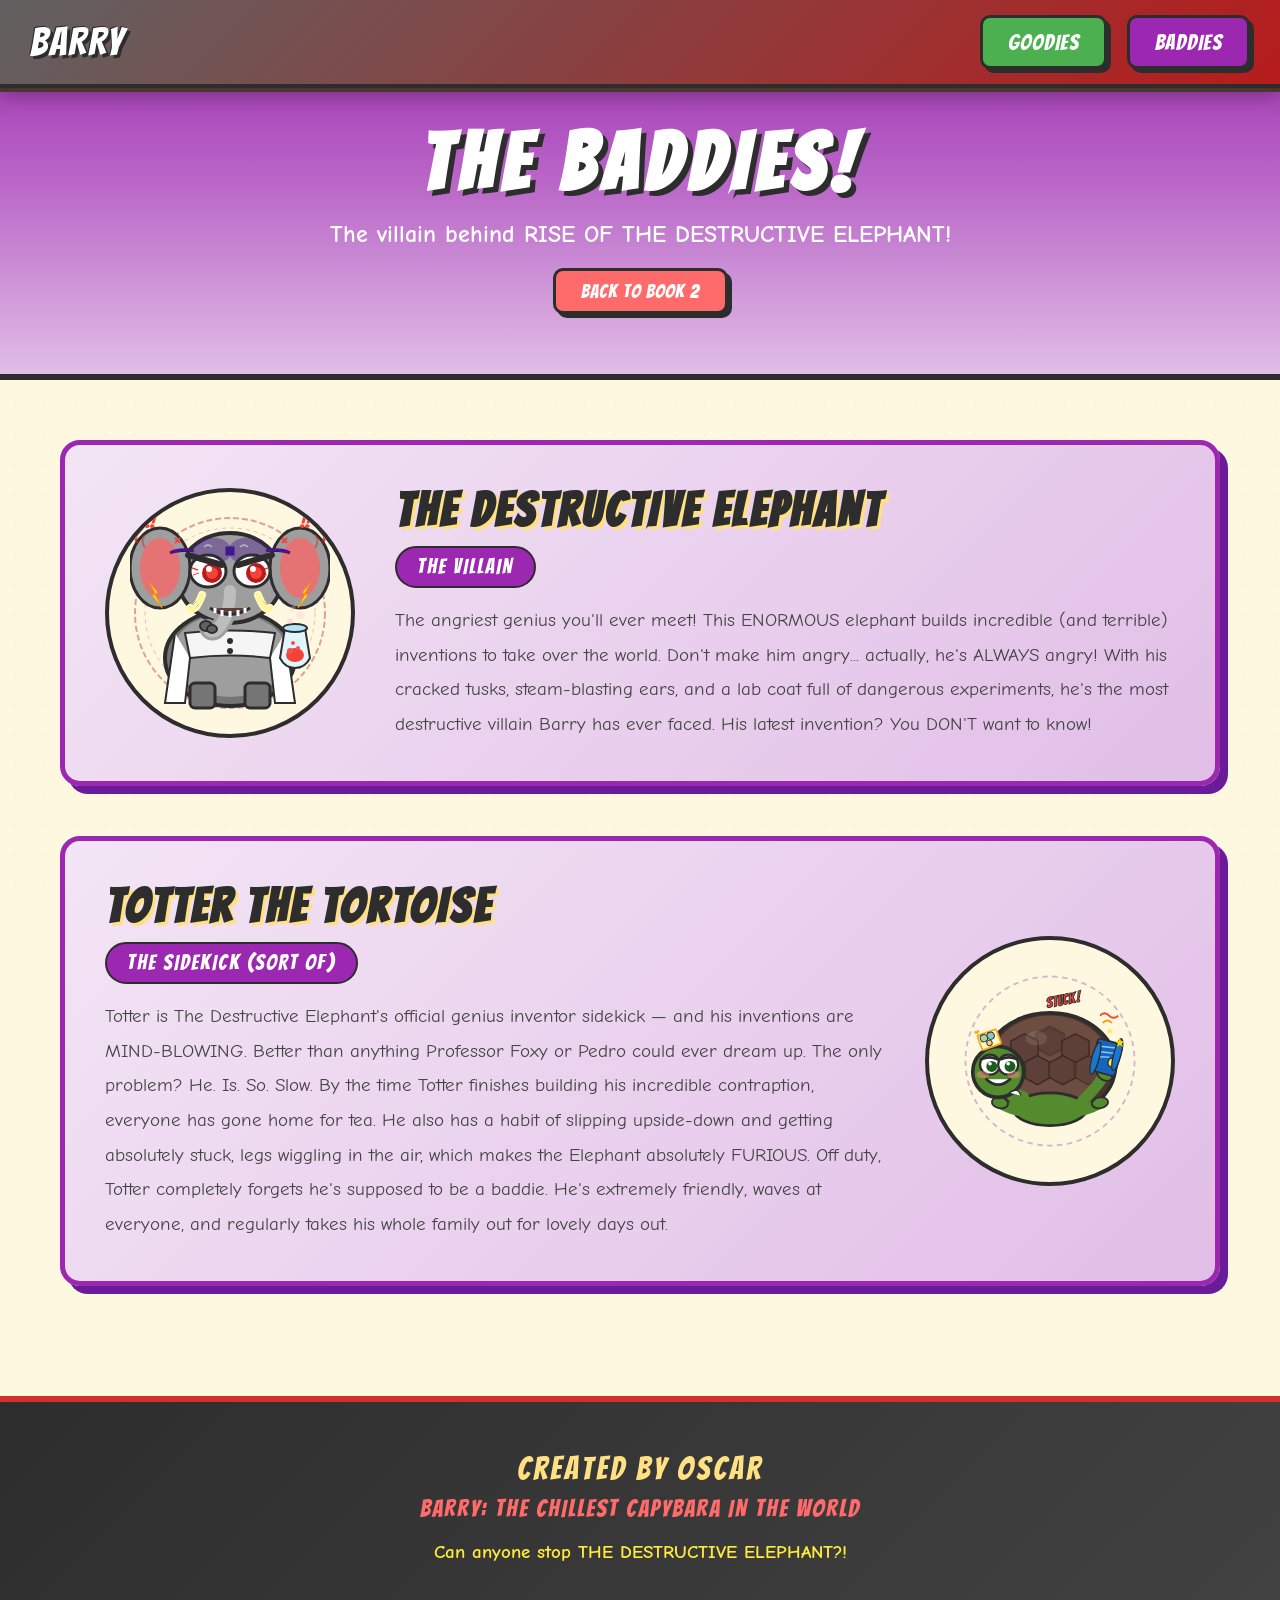
<file: book2/baddies.html>
<!DOCTYPE html>
<html lang="en">
<head>
    <meta charset="UTF-8">
    <meta name="viewport" content="width=device-width, initial-scale=1.0">
    <title>The Baddies - Rise of The Destructive Elephant</title>
    <link rel="stylesheet" href="../css/styles.css">
    <link href="https://fonts.googleapis.com/css2?family=Bangers&family=Comic+Neue:wght@400;700&display=swap" rel="stylesheet">
</head>
<body class="baddies-page book2-page">
    <nav class="navbar navbar-book2">
        <div class="nav-logo"><a href="../index.html" style="color:white;text-decoration:none;">BARRY</a></div>
        <div class="nav-links">
            <a href="goodies.html" class="nav-btn goodies-btn">GOODIES</a>
            <a href="baddies.html" class="nav-btn baddies-btn">BADDIES</a>
        </div>
    </nav>

    <header class="page-header">
        <h1 class="page-title">THE BADDIES!</h1>
        <p class="page-subtitle">The villain behind RISE OF THE DESTRUCTIVE ELEPHANT!</p>
        <a href="index.html" class="back-btn">BACK TO BOOK 2</a>
    </header>

    <main class="characters">
        <!-- THE DESTRUCTIVE ELEPHANT -->
        <article class="character-card baddie-card" id="elephant">
            <div class="character-image">
                <svg viewBox="0 0 200 200" class="character-svg elephant-svg">
                    <!-- Rage energy background -->
                    <circle cx="100" cy="100" r="95" fill="none" stroke="#B71C1C" stroke-width="2" stroke-dasharray="6,3" opacity="0.4"/>
                    <circle cx="100" cy="100" r="85" fill="none" stroke="#D32F2F" stroke-width="1" stroke-dasharray="4,4" opacity="0.3"/>

                    <!-- BIG chunky body -->
                    <ellipse cx="100" cy="145" rx="65" ry="48" fill="#757575" stroke="#2D2D2D" stroke-width="4"/>
                    <ellipse cx="100" cy="142" rx="58" ry="42" fill="#9E9E9E"/>

                    <!-- Lab coat (open, flapping with rage) -->
                    <path d="M45 120 L35 190 L55 190 L60 145" fill="white" stroke="#2D2D2D" stroke-width="2"/>
                    <path d="M155 120 L165 190 L145 190 L140 145" fill="white" stroke="#2D2D2D" stroke-width="2"/>
                    <path d="M55 120 Q100 115 145 120 L140 145 Q100 140 60 145 Z" fill="#F5F5F5" stroke="#2D2D2D" stroke-width="2"/>
                    <!-- Coat buttons -->
                    <circle cx="100" cy="128" r="3" fill="#2D2D2D"/>
                    <circle cx="100" cy="138" r="3" fill="#2D2D2D"/>

                    <!-- Thick legs -->
                    <rect x="60" y="170" width="25" height="25" rx="5" fill="#757575" stroke="#2D2D2D" stroke-width="3"/>
                    <rect x="115" y="170" width="25" height="25" rx="5" fill="#757575" stroke="#2D2D2D" stroke-width="3"/>

                    <!-- HEAD - big and angry -->
                    <ellipse cx="100" cy="65" rx="52" ry="45" fill="#9E9E9E" stroke="#2D2D2D" stroke-width="4"/>

                    <!-- HUGE EARS - flared out with rage -->
                    <ellipse cx="30" cy="55" rx="30" ry="40" fill="#9E9E9E" stroke="#2D2D2D" stroke-width="3"/>
                    <ellipse cx="30" cy="55" rx="20" ry="30" fill="#E57373"/>
                    <ellipse cx="170" cy="55" rx="30" ry="40" fill="#9E9E9E" stroke="#2D2D2D" stroke-width="3"/>
                    <ellipse cx="170" cy="55" rx="20" ry="30" fill="#E57373"/>

                    <!-- Steam from ears!! -->
                    <path d="M8 30 Q3 25 8 20 Q13 15 8 10" stroke="#B71C1C" stroke-width="3" fill="none" opacity="0.7"/>
                    <path d="M15 35 Q10 28 15 22" stroke="#D32F2F" stroke-width="2" fill="none" opacity="0.5"/>
                    <path d="M192 30 Q197 25 192 20 Q187 15 192 10" stroke="#B71C1C" stroke-width="3" fill="none" opacity="0.7"/>
                    <path d="M185 35 Q190 28 185 22" stroke="#D32F2F" stroke-width="2" fill="none" opacity="0.5"/>

                    <!-- GOGGLES pushed up on forehead -->
                    <ellipse cx="82" cy="38" rx="18" ry="12" fill="#4A148C" opacity="0.4" stroke="#4A148C" stroke-width="3"/>
                    <ellipse cx="118" cy="38" rx="18" ry="12" fill="#4A148C" opacity="0.4" stroke="#4A148C" stroke-width="3"/>
                    <rect x="96" y="34" width="8" height="8" fill="#4A148C" stroke="#311B92" stroke-width="1"/>
                    <path d="M64 38 Q50 35 40 40" stroke="#4A148C" stroke-width="3"/>
                    <path d="M136 38 Q150 35 160 40" stroke="#4A148C" stroke-width="3"/>
                    <!-- Goggle shine -->
                    <path d="M74 34 Q78 30 82 34" stroke="white" stroke-width="1.5" fill="none" opacity="0.5"/>
                    <path d="M110 34 Q114 30 118 34" stroke="white" stroke-width="1.5" fill="none" opacity="0.5"/>

                    <!-- ANGRY ANGRY EYES - red and furious -->
                    <ellipse cx="78" cy="58" rx="18" ry="16" fill="white" stroke="#2D2D2D" stroke-width="3"/>
                    <ellipse cx="122" cy="58" rx="18" ry="16" fill="white" stroke="#2D2D2D" stroke-width="3"/>
                    <!-- Bloodshot lines -->
                    <line x1="62" y1="55" x2="68" y2="57" stroke="#F44336" stroke-width="1.5"/>
                    <line x1="63" y1="62" x2="69" y2="60" stroke="#F44336" stroke-width="1"/>
                    <line x1="138" y1="55" x2="132" y2="57" stroke="#F44336" stroke-width="1.5"/>
                    <line x1="137" y1="62" x2="131" y2="60" stroke="#F44336" stroke-width="1"/>
                    <!-- RED GLOWING PUPILS -->
                    <circle cx="82" cy="60" r="10" fill="#B71C1C"/>
                    <circle cx="126" cy="60" r="10" fill="#B71C1C"/>
                    <circle cx="82" cy="60" r="6" fill="#F44336"/>
                    <circle cx="126" cy="60" r="6" fill="#F44336"/>
                    <!-- Tiny angry highlights -->
                    <circle cx="79" cy="56" r="3" fill="white"/>
                    <circle cx="123" cy="56" r="3" fill="white"/>

                    <!-- EXTREMELY FURROWED ANGRY BROWS -->
                    <path d="M58 42 L92 52" stroke="#2D2D2D" stroke-width="6" stroke-linecap="round"/>
                    <path d="M142 42 L108 52" stroke="#2D2D2D" stroke-width="6" stroke-linecap="round"/>

                    <!-- TRUNK - curled up with rage, nostrils flared -->
                    <path d="M100 78 Q100 95 95 105 Q90 115 85 118 Q80 120 78 115" stroke="#9E9E9E" stroke-width="18" fill="none" stroke-linecap="round"/>
                    <path d="M100 78 Q100 95 95 105 Q90 115 85 118 Q80 120 78 115" stroke="#BDBDBD" stroke-width="12" fill="none" stroke-linecap="round"/>
                    <!-- Flared nostrils at trunk end -->
                    <ellipse cx="76" cy="113" rx="6" ry="5" fill="#616161" stroke="#2D2D2D" stroke-width="2"/>
                    <ellipse cx="82" cy="116" rx="5" ry="4" fill="#616161" stroke="#2D2D2D" stroke-width="2"/>

                    <!-- CRACKED TUSKS -->
                    <path d="M72 82 Q65 100 60 95" stroke="#FFF9C4" stroke-width="8" fill="none" stroke-linecap="round"/>
                    <path d="M72 82 Q65 100 60 95" stroke="#FFF59D" stroke-width="5" fill="none" stroke-linecap="round"/>
                    <!-- Crack lines on tusk -->
                    <line x1="67" y1="88" x2="63" y2="92" stroke="#BDBDBD" stroke-width="1"/>
                    <line x1="69" y1="91" x2="66" y2="94" stroke="#BDBDBD" stroke-width="1"/>
                    <path d="M128 82 Q135 100 140 95" stroke="#FFF9C4" stroke-width="8" fill="none" stroke-linecap="round"/>
                    <path d="M128 82 Q135 100 140 95" stroke="#FFF59D" stroke-width="5" fill="none" stroke-linecap="round"/>
                    <line x1="133" y1="88" x2="137" y2="92" stroke="#BDBDBD" stroke-width="1"/>

                    <!-- RAGING MOUTH - teeth bared -->
                    <path d="M80 95 Q100 108 120 95" stroke="#2D2D2D" stroke-width="3" fill="#5D4037"/>
                    <path d="M85 95 L85 100 M92 97 L92 103 M100 98 L100 104 M108 97 L108 103 M115 95 L115 100" stroke="white" stroke-width="3"/>

                    <!-- Holding a DOOMSDAY BEAKER -->
                    <path d="M155 115 L150 145 Q155 155 165 155 Q175 155 180 145 L175 115 Z" fill="#E1F5FE" stroke="#2D2D2D" stroke-width="2"/>
                    <ellipse cx="165" cy="115" rx="12" ry="4" fill="#B3E5FC" stroke="#2D2D2D" stroke-width="2"/>
                    <!-- Bubbling RED dangerous liquid -->
                    <ellipse cx="165" cy="142" rx="9" ry="7" fill="#F44336"/>
                    <circle cx="160" cy="138" r="3" fill="#EF5350"/>
                    <circle cx="168" cy="135" r="2" fill="#EF5350"/>
                    <circle cx="163" cy="130" r="2" fill="#EF5350"/>
                    <!-- Toxic fumes -->
                    <circle cx="160" cy="108" r="3" fill="#FFCDD2" opacity="0.6"/>
                    <circle cx="170" cy="102" r="4" fill="#FFCDD2" opacity="0.4"/>
                    <circle cx="163" cy="96" r="3" fill="#FFCDD2" opacity="0.3"/>

                    <!-- RAGE SYMBOLS -->
                    <text x="15" y="15" font-family="Bangers, cursive" font-size="18" fill="#F44336" font-weight="bold">!!</text>
                    <text x="170" y="15" font-family="Bangers, cursive" font-size="18" fill="#F44336" font-weight="bold">!!</text>

                    <!-- Anger vein pop marks -->
                    <path d="M45 25 L50 30 M50 25 L45 30" stroke="#F44336" stroke-width="2"/>
                    <path d="M152 25 L157 30 M157 25 L152 30" stroke="#F44336" stroke-width="2"/>

                    <!-- Lightning bolts of rage -->
                    <polygon points="20,70 28,80 24,80 32,95 22,82 26,82" fill="#FFEB3B" stroke="#FF9800" stroke-width="1"/>
                    <polygon points="180,70 172,80 176,80 168,95 178,82 174,82" fill="#FFEB3B" stroke="#FF9800" stroke-width="1"/>
                </svg>
            </div>
            <div class="character-info">
                <h3 class="character-name">THE DESTRUCTIVE ELEPHANT</h3>
                <p class="character-role baddie-role">THE VILLAIN</p>
                <p class="character-bio">The angriest genius you'll ever meet! This ENORMOUS elephant builds incredible (and terrible) inventions to take over the world. Don't make him angry... actually, he's ALWAYS angry! With his cracked tusks, steam-blasting ears, and a lab coat full of dangerous experiments, he's the most destructive villain Barry has ever faced. His latest invention? You DON'T want to know!</p>
            </div>
        </article>
        <!-- TOTTER THE TORTOISE -->
        <article class="character-card baddie-card" id="totter">
            <div class="character-image">
                <svg viewBox="0 0 200 220" class="character-svg totter-svg">
                    <!-- Evil aura (faint) -->
                    <circle cx="100" cy="110" r="93" fill="none" stroke="#6A1B9A" stroke-width="2" stroke-dasharray="6,5" opacity="0.3"/>

                    <!-- SHELL - huge domed shell, hexagonal pattern, on his back -->
                    <ellipse cx="100" cy="115" rx="72" ry="58" fill="#4E342E" stroke="#2D2D2D" stroke-width="4"/>
                    <ellipse cx="100" cy="110" rx="64" ry="50" fill="#6D4C41"/>
                    <!-- Shell hex pattern -->
                    <polygon points="100,72 115,80 115,96 100,104 85,96 85,80" fill="#5D4037" stroke="#3E2723" stroke-width="2"/>
                    <polygon points="100,72 115,80 115,96 100,104 85,96 85,80" fill="none" stroke="#8D6E63" stroke-width="1" opacity="0.5"/>
                    <polygon points="72,80 87,88 87,104 72,112 57,104 57,88" fill="#5D4037" stroke="#3E2723" stroke-width="1.5"/>
                    <polygon points="128,80 143,88 143,104 128,112 113,104 113,88" fill="#5D4037" stroke="#3E2723" stroke-width="1.5"/>
                    <polygon points="86,104 101,112 101,128 86,136 71,128 71,112" fill="#5D4037" stroke="#3E2723" stroke-width="1.5"/>
                    <polygon points="114,104 129,112 129,128 114,136 99,128 99,112" fill="#5D4037" stroke="#3E2723" stroke-width="1.5"/>
                    <polygon points="58,104 73,112 73,128 58,136 43,128 43,112" fill="#5D4037" stroke="#3E2723" stroke-width="1.5" opacity="0.7"/>
                    <polygon points="142,104 157,112 157,128 142,136 127,128 127,112" fill="#5D4037" stroke="#3E2723" stroke-width="1.5" opacity="0.7"/>
                    <!-- Shell shine -->
                    <ellipse cx="85" cy="85" rx="12" ry="8" fill="white" opacity="0.1"/>

                    <!-- UPSIDE-DOWN legs flailing (he's tipped over to one side) -->
                    <!-- body peeking out from shell bottom -->
                    <ellipse cx="100" cy="163" rx="40" ry="18" fill="#558B2F" stroke="#2D2D2D" stroke-width="3"/>
                    <!-- Four legs sticking up/out helplessly -->
                    <path d="M65 155 Q50 140 42 128" stroke="#558B2F" stroke-width="12" fill="none" stroke-linecap="round"/>
                    <ellipse cx="40" cy="125" rx="9" ry="6" fill="#558B2F" stroke="#2D2D2D" stroke-width="2" transform="rotate(-30 40 125)"/>
                    <path d="M75 165 Q60 165 48 158" stroke="#558B2F" stroke-width="12" fill="none" stroke-linecap="round"/>
                    <ellipse cx="45" cy="156" rx="9" ry="6" fill="#558B2F" stroke="#2D2D2D" stroke-width="2" transform="rotate(10 45 156)"/>
                    <path d="M135 155 Q150 140 158 128" stroke="#558B2F" stroke-width="12" fill="none" stroke-linecap="round"/>
                    <ellipse cx="160" cy="125" rx="9" ry="6" fill="#558B2F" stroke="#2D2D2D" stroke-width="2" transform="rotate(30 160 125)"/>
                    <path d="M125 165 Q140 165 152 158" stroke="#558B2F" stroke-width="12" fill="none" stroke-linecap="round"/>
                    <ellipse cx="155" cy="156" rx="9" ry="6" fill="#558B2F" stroke="#2D2D2D" stroke-width="2" transform="rotate(-10 155 156)"/>

                    <!-- HEAD on a neck, poking out the front -->
                    <path d="M70 150 Q55 145 48 132" stroke="#558B2F" stroke-width="14" fill="none" stroke-linecap="round"/>
                    <!-- Head -->
                    <circle cx="43" cy="122" r="28" fill="#558B2F" stroke="#2D2D2D" stroke-width="4"/>
                    <!-- Friendly big eyes -->
                    <circle cx="34" cy="114" r="11" fill="white" stroke="#2D2D2D" stroke-width="2.5"/>
                    <circle cx="54" cy="114" r="11" fill="white" stroke="#2D2D2D" stroke-width="2.5"/>
                    <circle cx="36" cy="116" r="6" fill="#1B5E20"/>
                    <circle cx="56" cy="116" r="6" fill="#1B5E20"/>
                    <circle cx="34" cy="113" r="2" fill="white"/>
                    <circle cx="54" cy="113" r="2" fill="white"/>
                    <!-- Friendly eyebrows (slightly worried) -->
                    <path d="M24 108 Q34 104 42 108" stroke="#2D2D2D" stroke-width="3" fill="none" stroke-linecap="round"/>
                    <path d="M46 108 Q54 104 64 108" stroke="#2D2D2D" stroke-width="3" fill="none" stroke-linecap="round"/>
                    <!-- Friendly smile despite being stuck -->
                    <path d="M30 130 Q43 142 56 130" stroke="#2D2D2D" stroke-width="3" fill="white" stroke-linecap="round"/>
                    <!-- Rosy cheeks -->
                    <ellipse cx="26" cy="125" rx="7" ry="4" fill="#FF8A80" opacity="0.45"/>
                    <ellipse cx="60" cy="125" rx="7" ry="4" fill="#FF8A80" opacity="0.45"/>

                    <!-- Tiny lab coat collar visible at neck -->
                    <path d="M55 145 Q65 138 68 148" fill="white" stroke="#2D2D2D" stroke-width="1.5"/>

                    <!-- GENIUS INVENTION being built (blueprint / gadget) -->
                    <!-- Blueprint scroll tucked under one arm -->
                    <rect x="148" y="88" width="28" height="36" rx="3" fill="#1565C0" stroke="#2D2D2D" stroke-width="2" transform="rotate(15 162 106)"/>
                    <line x1="152" y1="96" x2="172" y2="93" stroke="#90CAF9" stroke-width="1.5" transform="rotate(15 162 106)"/>
                    <line x1="152" y1="102" x2="172" y2="99" stroke="#90CAF9" stroke-width="1.5" transform="rotate(15 162 106)"/>
                    <line x1="152" y1="108" x2="165" y2="105" stroke="#90CAF9" stroke-width="1.5" transform="rotate(15 162 106)"/>
                    <circle cx="170" cy="110" r="5" fill="#FFEB3B" stroke="#2D2D2D" stroke-width="1.5" transform="rotate(15 162 106)"/>
                    <!-- Scroll curl -->
                    <ellipse cx="150" cy="107" rx="4" ry="18" fill="#1976D2" stroke="#2D2D2D" stroke-width="1.5" transform="rotate(15 150 107)"/>
                    <ellipse cx="174" cy="103" rx="4" ry="18" fill="#1976D2" stroke="#2D2D2D" stroke-width="1.5" transform="rotate(15 174 103)"/>

                    <!-- Family photo tucked in shell rim (he loves his family) -->
                    <rect x="22" y="78" width="22" height="17" rx="2" fill="#FFF9C4" stroke="#F9A825" stroke-width="2" transform="rotate(-20 33 86)"/>
                    <circle cx="28" cy="83" r="4" fill="#A5D6A7" stroke="#2D2D2D" stroke-width="1" transform="rotate(-20 33 86)"/>
                    <circle cx="36" cy="83" r="4" fill="#80CBC4" stroke="#2D2D2D" stroke-width="1" transform="rotate(-20 33 86)"/>
                    <circle cx="32" cy="90" r="3" fill="#FFCC80" stroke="#2D2D2D" stroke-width="1" transform="rotate(-20 33 86)"/>
                    <text x="20" y="77" font-size="8" fill="#F9A825" transform="rotate(-20 33 86)">❤</text>

                    <!-- "STUCK!" panic text -->
                    <text x="95" y="48" font-family="Bangers, cursive" font-size="16" fill="#F44336" stroke="#2D2D2D" stroke-width="1" transform="rotate(-10 115 42)">STUCK!</text>
                    <!-- Panic squiggles -->
                    <path d="M155 60 Q160 55 165 60 Q170 65 175 60" stroke="#F44336" stroke-width="2" fill="none"/>
                    <path d="M158 68 Q163 63 168 68" stroke="#FF9800" stroke-width="2" fill="none"/>
                    <!-- Stars of dizziness -->
                    <text x="170" y="95" font-size="14" fill="#FFD700">★</text>
                    <text x="162" y="80" font-size="10" fill="#FFEB3B">★</text>
                </svg>
            </div>
            <div class="character-info">
                <h3 class="character-name">TOTTER THE TORTOISE</h3>
                <p class="character-role baddie-role">THE SIDEKICK (SORT OF)</p>
                <p class="character-bio">Totter is The Destructive Elephant's official genius inventor sidekick — and his inventions are MIND-BLOWING. Better than anything Professor Foxy or Pedro could ever dream up. The only problem? He. Is. So. Slow. By the time Totter finishes building his incredible contraption, everyone has gone home for tea. He also has a habit of slipping upside-down and getting absolutely stuck, legs wiggling in the air, which makes the Elephant absolutely FURIOUS. Off duty, Totter completely forgets he's supposed to be a baddie. He's extremely friendly, waves at everyone, and regularly takes his whole family out for lovely days out.</p>
            </div>
        </article>

    </main>

    <footer class="footer footer-book2">
        <div class="footer-content">
            <p class="created-by">Created by OSCAR</p>
            <p class="book-title">BARRY: THE CHILLEST CAPYBARA IN THE WORLD</p>
            <p class="story-tease">Can anyone stop THE DESTRUCTIVE ELEPHANT?!</p>
        </div>
    </footer>

    <script src="../js/main.js"></script>
</body>
</html>
</file>
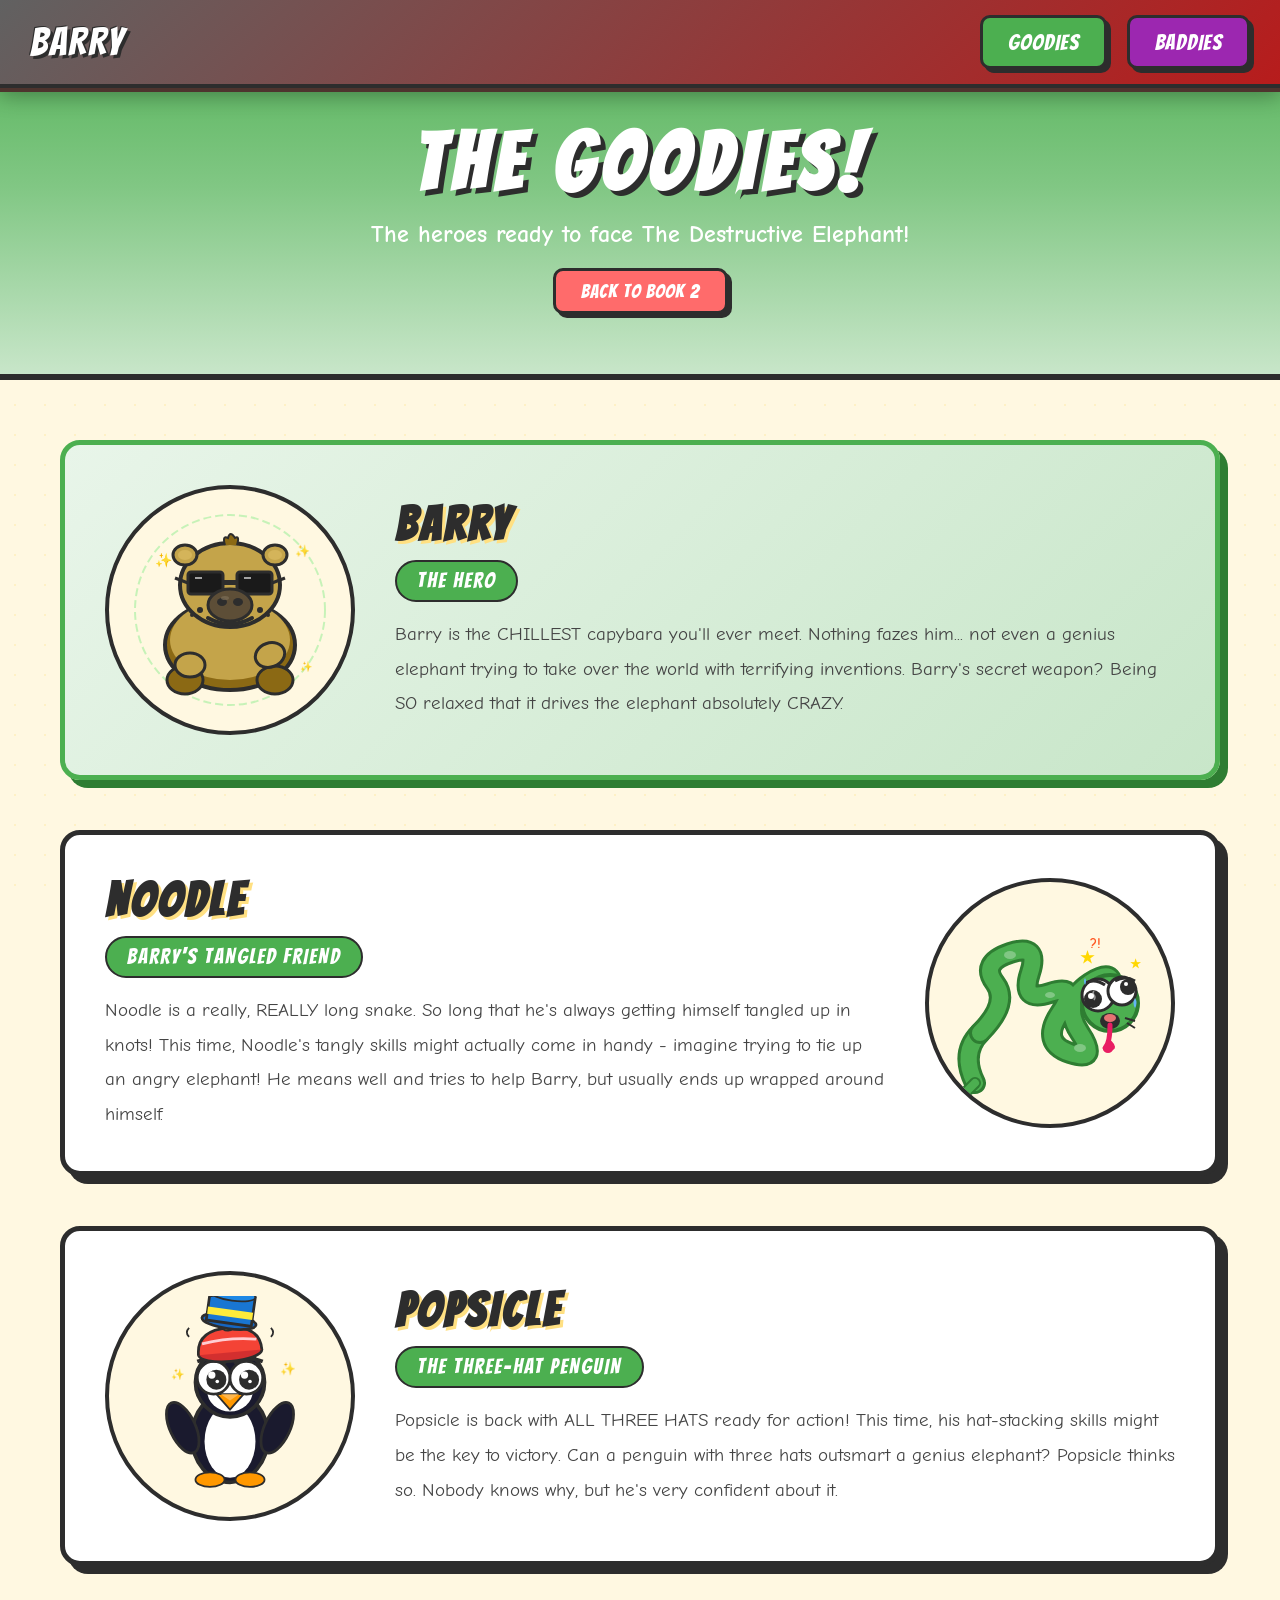
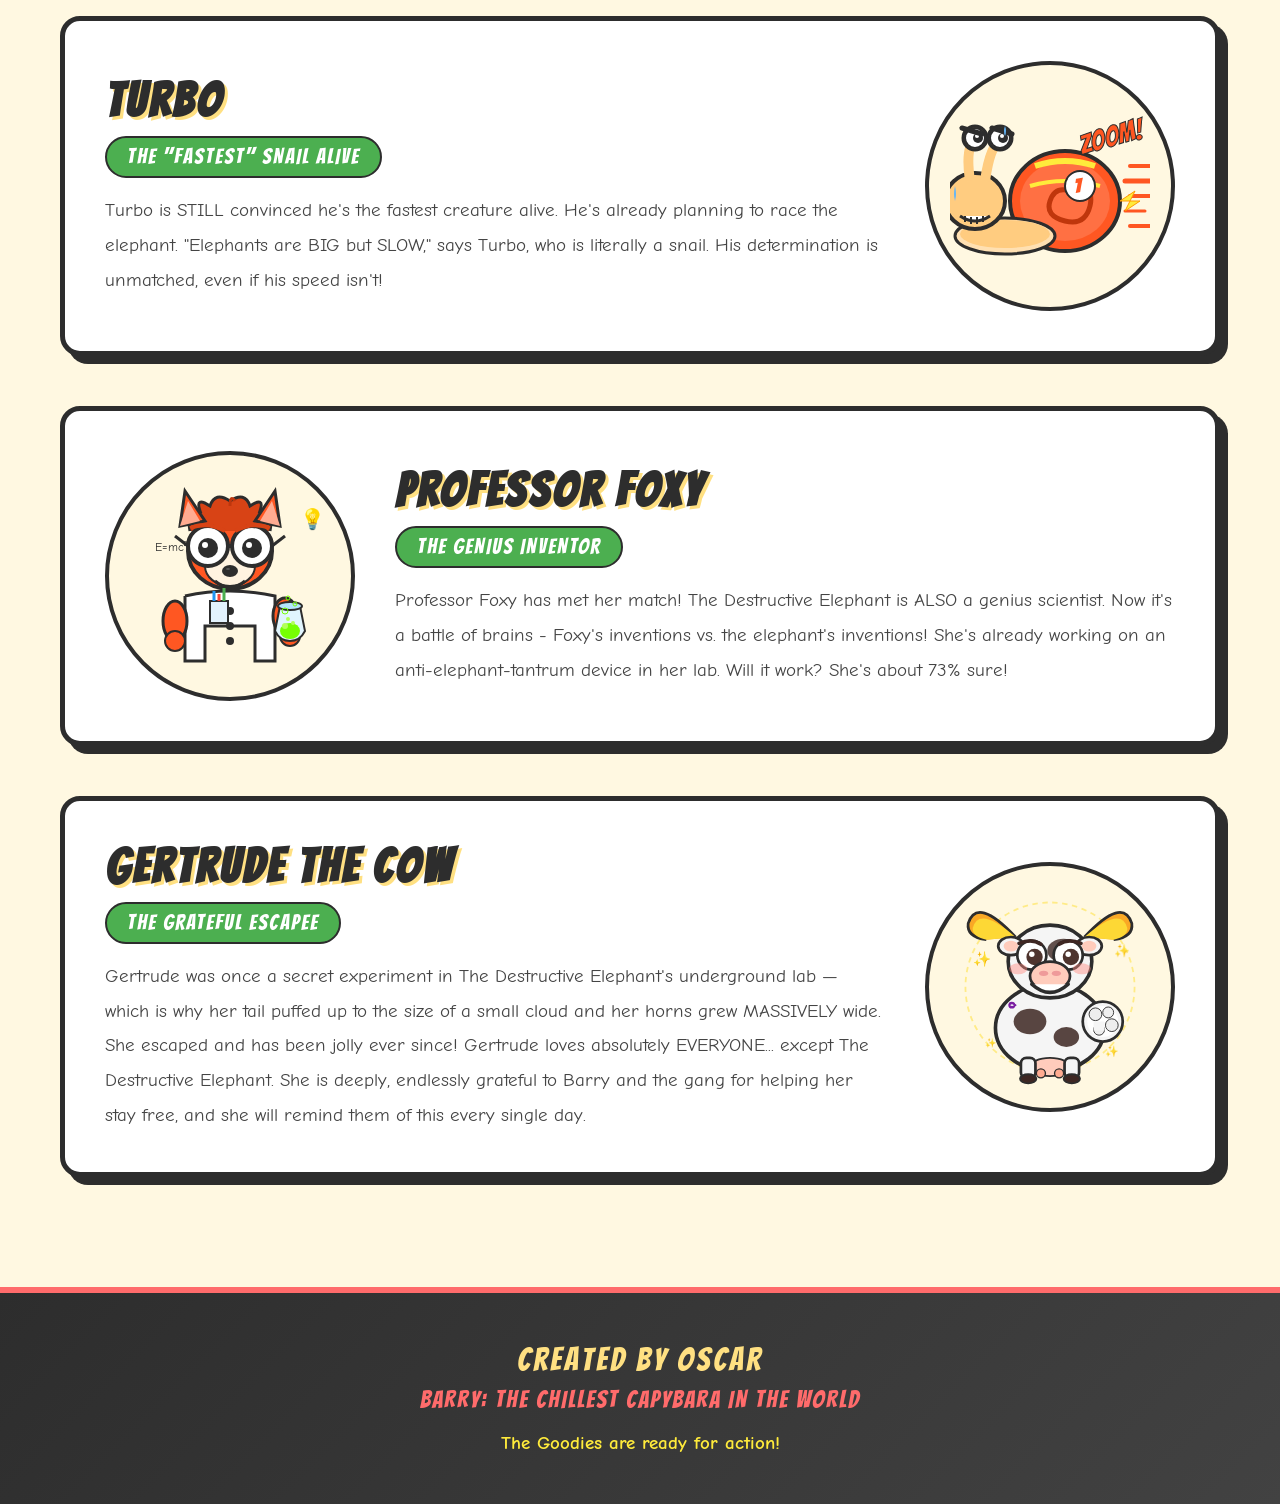
<file: book2/goodies.html>
<!DOCTYPE html>
<html lang="en">
<head>
    <meta charset="UTF-8">
    <meta name="viewport" content="width=device-width, initial-scale=1.0">
    <title>The Goodies - Rise of The Destructive Elephant</title>
    <link rel="stylesheet" href="../css/styles.css">
    <link href="https://fonts.googleapis.com/css2?family=Bangers&family=Comic+Neue:wght@400;700&display=swap" rel="stylesheet">
</head>
<body class="goodies-page book2-page">
    <nav class="navbar navbar-book2">
        <div class="nav-logo"><a href="../index.html" style="color:white;text-decoration:none;">BARRY</a></div>
        <div class="nav-links">
            <a href="goodies.html" class="nav-btn goodies-btn">GOODIES</a>
            <a href="baddies.html" class="nav-btn baddies-btn">BADDIES</a>
        </div>
    </nav>

    <header class="page-header">
        <h1 class="page-title">THE GOODIES!</h1>
        <p class="page-subtitle">The heroes ready to face The Destructive Elephant!</p>
        <a href="index.html" class="back-btn">BACK TO BOOK 2</a>
    </header>

    <main class="characters">
        <!-- BARRY -->
        <article class="character-card hero-character" id="barry">
            <div class="character-image">
                <svg viewBox="0 0 200 200" class="character-svg barry-svg">
                    <circle cx="100" cy="100" r="95" fill="none" stroke="#90EE90" stroke-width="2" stroke-dasharray="8,4" opacity="0.5"/>
                    <ellipse cx="100" cy="135" rx="65" ry="45" fill="#8B6914" stroke="#2D2D2D" stroke-width="4"/>
                    <ellipse cx="100" cy="130" rx="60" ry="40" fill="#C4A44A"/>
                    <ellipse cx="55" cy="170" rx="18" ry="14" fill="#8B6914" stroke="#2D2D2D" stroke-width="3"/>
                    <ellipse cx="145" cy="170" rx="18" ry="14" fill="#8B6914" stroke="#2D2D2D" stroke-width="3"/>
                    <ellipse cx="100" cy="75" rx="50" ry="42" fill="#C4A44A" stroke="#2D2D2D" stroke-width="4"/>
                    <ellipse cx="55" cy="45" rx="12" ry="10" fill="#C4A44A" stroke="#2D2D2D" stroke-width="3"/>
                    <ellipse cx="55" cy="45" rx="7" ry="5" fill="#D4B45A"/>
                    <ellipse cx="145" cy="45" rx="12" ry="10" fill="#C4A44A" stroke="#2D2D2D" stroke-width="3"/>
                    <ellipse cx="145" cy="45" rx="7" ry="5" fill="#D4B45A"/>
                    <rect x="58" y="62" width="35" height="22" rx="3" fill="#1a1a1a" stroke="#2D2D2D" stroke-width="3"/>
                    <rect x="107" y="62" width="35" height="22" rx="3" fill="#1a1a1a" stroke="#2D2D2D" stroke-width="3"/>
                    <rect x="93" y="70" width="14" height="5" fill="#2D2D2D"/>
                    <line x1="58" y1="73" x2="45" y2="68" stroke="#2D2D2D" stroke-width="3"/>
                    <line x1="142" y1="73" x2="155" y2="68" stroke="#2D2D2D" stroke-width="3"/>
                    <line x1="65" y1="68" x2="72" y2="68" stroke="white" stroke-width="2" opacity="0.6"/>
                    <line x1="114" y1="68" x2="121" y2="68" stroke="white" stroke-width="2" opacity="0.6"/>
                    <ellipse cx="100" cy="95" rx="22" ry="16" fill="#5D4E37" stroke="#2D2D2D" stroke-width="3"/>
                    <ellipse cx="92" cy="92" rx="5" ry="4" fill="#2D2D2D"/>
                    <ellipse cx="108" cy="92" rx="5" ry="4" fill="#2D2D2D"/>
                    <ellipse cx="95" cy="88" rx="4" ry="2" fill="#7D6E57" opacity="0.7"/>
                    <path d="M78 108 Q100 120 122 108" stroke="#2D2D2D" stroke-width="4" fill="none" stroke-linecap="round"/>
                    <circle cx="70" cy="100" r="3" fill="#2D2D2D"/>
                    <circle cx="62" cy="105" r="2" fill="#2D2D2D"/>
                    <circle cx="130" cy="100" r="3" fill="#2D2D2D"/>
                    <circle cx="138" cy="105" r="2" fill="#2D2D2D"/>
                    <path d="M95 35 Q92 25 98 28 Q100 20 105 28 Q110 25 107 35" fill="#8B6914" stroke="#2D2D2D" stroke-width="2"/>
                    <ellipse cx="60" cy="155" rx="15" ry="12" fill="#C4A44A" stroke="#2D2D2D" stroke-width="3"/>
                    <ellipse cx="140" cy="145" rx="15" ry="12" fill="#C4A44A" stroke="#2D2D2D" stroke-width="3" transform="rotate(-20 140 145)"/>
                    <text x="25" y="55" font-size="14" fill="#FFD700">✨</text>
                    <text x="165" y="45" font-size="12" fill="#FFD700">✨</text>
                    <text x="170" y="160" font-size="10" fill="#FFD700">✨</text>
                </svg>
            </div>
            <div class="character-info">
                <h3 class="character-name">BARRY</h3>
                <p class="character-role goodie-role">THE HERO</p>
                <p class="character-bio">Barry is the CHILLEST capybara you'll ever meet. Nothing fazes him... not even a genius elephant trying to take over the world with terrifying inventions. Barry's secret weapon? Being SO relaxed that it drives the elephant absolutely CRAZY.</p>
            </div>
        </article>

        <!-- NOODLE -->
        <article class="character-card" id="noodle">
            <div class="character-image">
                <svg viewBox="0 0 200 200" class="character-svg noodle-svg">
                    <path d="M25 180 Q10 150 30 130" stroke="#2E7D32" stroke-width="22" fill="none" stroke-linecap="round"/>
                    <path d="M25 180 Q10 150 30 130" stroke="#4CAF50" stroke-width="16" fill="none" stroke-linecap="round"/>
                    <path d="M30 130 Q60 100 45 80 Q30 60 60 50 Q90 40 80 70 Q70 100 100 90 Q130 80 110 110 Q90 140 120 150 Q150 160 130 130 Q110 100 140 80 Q170 60 160 100" stroke="#2E7D32" stroke-width="22" fill="none" stroke-linecap="round"/>
                    <path d="M30 130 Q60 100 45 80 Q30 60 60 50 Q90 40 80 70 Q70 100 100 90 Q130 80 110 110 Q90 140 120 150 Q150 160 130 130 Q110 100 140 80 Q170 60 160 100" stroke="#4CAF50" stroke-width="16" fill="none" stroke-linecap="round"/>
                    <ellipse cx="60" cy="52" rx="6" ry="4" fill="#81C784"/>
                    <ellipse cx="100" cy="92" rx="5" ry="3" fill="#81C784"/>
                    <ellipse cx="130" cy="145" rx="6" ry="4" fill="#81C784"/>
                    <circle cx="160" cy="100" r="28" fill="#4CAF50" stroke="#2E7D32" stroke-width="4"/>
                    <circle cx="148" cy="92" r="16" fill="white" stroke="#2D2D2D" stroke-width="3"/>
                    <circle cx="172" cy="88" r="14" fill="white" stroke="#2D2D2D" stroke-width="3"/>
                    <circle cx="143" cy="96" r="9" fill="#2D2D2D"/>
                    <circle cx="178" cy="84" r="8" fill="#2D2D2D"/>
                    <circle cx="141" cy="93" r="3" fill="white"/>
                    <circle cx="176" cy="81" r="2" fill="white"/>
                    <path d="M144 97 Q146 94 144 92 Q142 90 144 88" stroke="white" stroke-width="1.5" fill="none" opacity="0.5"/>
                    <path d="M135 80 Q145 75 155 82" stroke="#2D2D2D" stroke-width="3" fill="none"/>
                    <path d="M165 78 Q175 72 185 78" stroke="#2D2D2D" stroke-width="3" fill="none"/>
                    <ellipse cx="160" cy="118" rx="10" ry="8" fill="#2D2D2D"/>
                    <ellipse cx="160" cy="115" rx="6" ry="4" fill="#E57373"/>
                    <path d="M160 122 Q160 140 155 145 M160 140 Q165 145 160 145" stroke="#E91E63" stroke-width="5" fill="none" stroke-linecap="round"/>
                    <ellipse cx="158" cy="146" rx="5" ry="4" fill="#E91E63"/>
                    <path d="M25 180 L15 190" stroke="#2E7D32" stroke-width="12" fill="none" stroke-linecap="round"/>
                    <path d="M25 180 L15 190" stroke="#4CAF50" stroke-width="8" fill="none" stroke-linecap="round"/>
                    <ellipse cx="13" cy="192" rx="5" ry="4" fill="#4CAF50" stroke="#2E7D32" stroke-width="2"/>
                    <text x="130" y="60" font-size="16" fill="#FFD700" font-weight="bold">★</text>
                    <text x="180" y="65" font-size="12" fill="#FFD700" font-weight="bold">★</text>
                    <text x="140" y="45" font-size="14" fill="#FF5722" font-weight="bold">?!</text>
                    <path d="M185 95 Q188 100 185 105 Q182 100 185 95" fill="#64B5F6"/>
                    <path d="M135 75 Q137 78 135 82 Q133 78 135 75" fill="#64B5F6"/>
                    <path d="M175 115 L185 118" stroke="#2D2D2D" stroke-width="2"/>
                    <path d="M177 120 L185 125" stroke="#2D2D2D" stroke-width="2"/>
                </svg>
            </div>
            <div class="character-info">
                <h3 class="character-name">NOODLE</h3>
                <p class="character-role goodie-role">BARRY'S TANGLED FRIEND</p>
                <p class="character-bio">Noodle is a really, REALLY long snake. So long that he's always getting himself tangled up in knots! This time, Noodle's tangly skills might actually come in handy - imagine trying to tie up an angry elephant! He means well and tries to help Barry, but usually ends up wrapped around himself.</p>
            </div>
        </article>

        <!-- POPSICLE -->
        <article class="character-card" id="popsicle">
            <div class="character-image">
                <svg viewBox="0 0 200 220" class="character-svg popsicle-svg">
                    <ellipse cx="100" cy="155" rx="42" ry="50" fill="#1a1a2e" stroke="#2D2D2D" stroke-width="4"/>
                    <ellipse cx="100" cy="160" rx="28" ry="40" fill="white"/>
                    <ellipse cx="48" cy="145" rx="14" ry="30" fill="#1a1a2e" stroke="#2D2D2D" stroke-width="3" transform="rotate(-25 48 145)"/>
                    <ellipse cx="152" cy="145" rx="14" ry="30" fill="#1a1a2e" stroke="#2D2D2D" stroke-width="3" transform="rotate(25 152 145)"/>
                    <ellipse cx="78" cy="202" rx="16" ry="8" fill="#FF9800" stroke="#2D2D2D" stroke-width="2"/>
                    <ellipse cx="122" cy="202" rx="16" ry="8" fill="#FF9800" stroke="#2D2D2D" stroke-width="2"/>
                    <circle cx="100" cy="95" r="38" fill="#1a1a2e" stroke="#2D2D2D" stroke-width="4"/>
                    <ellipse cx="100" cy="105" rx="25" ry="22" fill="white"/>
                    <circle cx="82" cy="90" r="18" fill="white" stroke="#2D2D2D" stroke-width="3"/>
                    <circle cx="118" cy="90" r="18" fill="white" stroke="#2D2D2D" stroke-width="3"/>
                    <circle cx="85" cy="92" r="11" fill="#2D2D2D"/>
                    <circle cx="121" cy="92" r="11" fill="#2D2D2D"/>
                    <circle cx="80" cy="87" r="4" fill="white"/>
                    <circle cx="86" cy="94" r="2" fill="white"/>
                    <circle cx="116" cy="87" r="4" fill="white"/>
                    <circle cx="122" cy="94" r="2" fill="white"/>
                    <path d="M64 72 Q82 65 95 75" stroke="#2D2D2D" stroke-width="4" fill="none"/>
                    <path d="M105 75 Q118 65 136 72" stroke="#2D2D2D" stroke-width="4" fill="none"/>
                    <path d="M85 108 L100 125 L115 108 Z" fill="#FF9800" stroke="#2D2D2D" stroke-width="2"/>
                    <path d="M90 108 L100 115 L110 108" fill="#FFB74D"/>
                    <g transform="rotate(-5 100 60)">
                        <ellipse cx="100" cy="62" rx="35" ry="10" fill="#D32F2F" stroke="#2D2D2D" stroke-width="3"/>
                        <path d="M65 62 Q65 35 100 35 Q135 35 135 62" fill="#F44336" stroke="#2D2D2D" stroke-width="3"/>
                        <path d="M70 50 Q100 45 130 50" stroke="#FFCDD2" stroke-width="3" fill="none"/>
                        <circle cx="100" cy="30" r="8" fill="#FFEB3B" stroke="#2D2D2D" stroke-width="2"/>
                    </g>
                    <g transform="rotate(8 100 20)">
                        <ellipse cx="100" cy="28" rx="30" ry="8" fill="#1565C0" stroke="#2D2D2D" stroke-width="3"/>
                        <rect x="75" y="-2" width="50" height="32" fill="#1976D2" stroke="#2D2D2D" stroke-width="3"/>
                        <ellipse cx="100" cy="-2" rx="25" ry="7" fill="#1E88E5" stroke="#2D2D2D" stroke-width="2"/>
                        <rect x="75" y="15" width="50" height="8" fill="#FFEB3B"/>
                    </g>
                    <g transform="rotate(-12 100 -15)">
                        <polygon points="100,-45 78,-5 122,-5" fill="#9C27B0" stroke="#2D2D2D" stroke-width="3"/>
                        <circle cx="95" cy="-20" r="4" fill="#E1BEE7"/>
                        <circle cx="108" cy="-28" r="3" fill="#E1BEE7"/>
                        <circle cx="98" cy="-35" r="3" fill="#E1BEE7"/>
                        <circle cx="100" cy="-48" r="7" fill="#E91E63" stroke="#2D2D2D" stroke-width="2"/>
                        <path d="M100 -48 Q85 -55 80 -45" stroke="#FFEB3B" stroke-width="2" fill="none"/>
                        <path d="M100 -48 Q115 -55 120 -45" stroke="#4CAF50" stroke-width="2" fill="none"/>
                        <path d="M100 -48 Q100 -60 95 -52" stroke="#2196F3" stroke-width="2" fill="none"/>
                    </g>
                    <path d="M55 45 Q50 40 55 35" stroke="#2D2D2D" stroke-width="2" fill="none"/>
                    <path d="M145 45 Q150 40 145 35" stroke="#2D2D2D" stroke-width="2" fill="none"/>
                    <path d="M130 -10 L140 -15" stroke="#2D2D2D" stroke-width="2"/>
                    <path d="M70 -5 L60 -10" stroke="#2D2D2D" stroke-width="2"/>
                    <text x="155" y="85" font-size="14" fill="#FFD700">✨</text>
                    <text x="35" y="90" font-size="12" fill="#FFD700">✨</text>
                </svg>
            </div>
            <div class="character-info">
                <h3 class="character-name">POPSICLE</h3>
                <p class="character-role goodie-role">THE THREE-HAT PENGUIN</p>
                <p class="character-bio">Popsicle is back with ALL THREE HATS ready for action! This time, his hat-stacking skills might be the key to victory. Can a penguin with three hats outsmart a genius elephant? Popsicle thinks so. Nobody knows why, but he's very confident about it.</p>
            </div>
        </article>

        <!-- TURBO -->
        <article class="character-card" id="turbo">
            <div class="character-image">
                <svg viewBox="0 0 200 200" class="character-svg turbo-svg">
                    <line x1="180" y1="80" x2="200" y2="80" stroke="#FF5722" stroke-width="4" stroke-linecap="round"/>
                    <line x1="175" y1="95" x2="200" y2="95" stroke="#FF5722" stroke-width="5" stroke-linecap="round"/>
                    <line x1="180" y1="110" x2="200" y2="110" stroke="#FF5722" stroke-width="4" stroke-linecap="round"/>
                    <line x1="175" y1="125" x2="195" y2="125" stroke="#FF5722" stroke-width="3" stroke-linecap="round"/>
                    <line x1="180" y1="140" x2="200" y2="140" stroke="#FF5722" stroke-width="4" stroke-linecap="round"/>
                    <ellipse cx="115" cy="115" rx="55" ry="50" fill="#FF5722" stroke="#2D2D2D" stroke-width="4"/>
                    <ellipse cx="115" cy="115" rx="45" ry="40" fill="#FF7043"/>
                    <path d="M85 80 Q115 70 145 80" stroke="#FFEB3B" stroke-width="6" fill="none"/>
                    <path d="M80 100 Q115 90 150 100" stroke="#FFEB3B" stroke-width="4" fill="none"/>
                    <path d="M120 90 Q145 100 140 120 Q135 140 115 135 Q95 130 100 115 Q105 100 120 105" stroke="#BF360C" stroke-width="5" fill="none"/>
                    <ellipse cx="55" cy="150" rx="50" ry="18" fill="#FFE0B2" stroke="#2D2D2D" stroke-width="3"/>
                    <ellipse cx="55" cy="148" rx="45" ry="14" fill="#FFCC80"/>
                    <ellipse cx="25" cy="115" rx="30" ry="28" fill="#FFCC80" stroke="#2D2D2D" stroke-width="4"/>
                    <path d="M20 95 Q15 60 25 55" stroke="#FFCC80" stroke-width="10" fill="none"/>
                    <path d="M35 95 Q40 60 50 55" stroke="#FFCC80" stroke-width="10" fill="none"/>
                    <circle cx="25" cy="52" r="12" fill="#FFCC80" stroke="#2D2D2D" stroke-width="3"/>
                    <circle cx="50" cy="52" r="12" fill="#FFCC80" stroke="#2D2D2D" stroke-width="3"/>
                    <circle cx="25" cy="52" r="10" fill="white" stroke="#2D2D2D" stroke-width="2"/>
                    <circle cx="50" cy="52" r="10" fill="white" stroke="#2D2D2D" stroke-width="2"/>
                    <circle cx="28" cy="52" r="5" fill="#2D2D2D"/>
                    <circle cx="53" cy="52" r="5" fill="#2D2D2D"/>
                    <circle cx="27" cy="50" r="2" fill="white"/>
                    <circle cx="52" cy="50" r="2" fill="white"/>
                    <path d="M12 42 L32 48" stroke="#2D2D2D" stroke-width="5" stroke-linecap="round"/>
                    <path d="M62 48 L42 42" stroke="#2D2D2D" stroke-width="5" stroke-linecap="round"/>
                    <path d="M10 130 Q25 140 40 130" stroke="#2D2D2D" stroke-width="3" fill="white"/>
                    <line x1="15" y1="130" x2="15" y2="136" stroke="#2D2D2D" stroke-width="2"/>
                    <line x1="21" y1="131" x2="21" y2="138" stroke="#2D2D2D" stroke-width="2"/>
                    <line x1="27" y1="131" x2="27" y2="138" stroke="#2D2D2D" stroke-width="2"/>
                    <line x1="33" y1="130" x2="33" y2="136" stroke="#2D2D2D" stroke-width="2"/>
                    <path d="M5 100 Q3 108 5 115 Q7 108 5 100" fill="#64B5F6"/>
                    <path d="M55 40 Q53 45 55 50 Q57 45 55 40" fill="#64B5F6"/>
                    <text x="130" y="65" font-family="Bangers, cursive" font-size="28" fill="#FF5722" stroke="#2D2D2D" stroke-width="1" transform="rotate(-15 145 60)">ZOOM!</text>
                    <polygon points="170,115 185,105 180,115 190,115 175,125 180,115" fill="#FFEB3B" stroke="#FF9800" stroke-width="1"/>
                    <circle cx="130" cy="100" r="15" fill="white" stroke="#2D2D2D" stroke-width="2"/>
                    <text x="124" y="107" font-family="Bangers, cursive" font-size="20" fill="#FF5722" font-weight="bold">1</text>
                </svg>
            </div>
            <div class="character-info">
                <h3 class="character-name">TURBO</h3>
                <p class="character-role goodie-role">THE "FASTEST" SNAIL ALIVE</p>
                <p class="character-bio">Turbo is STILL convinced he's the fastest creature alive. He's already planning to race the elephant. "Elephants are BIG but SLOW," says Turbo, who is literally a snail. His determination is unmatched, even if his speed isn't!</p>
            </div>
        </article>

        <!-- PROFESSOR FOXY -->
        <article class="character-card" id="foxy">
            <div class="character-image">
                <svg viewBox="0 0 200 200" class="character-svg foxy-svg">
                    <path d="M55 120 L55 185 L75 185 L75 150 L125 150 L125 185 L145 185 L145 120 Q100 110 55 120" fill="white" stroke="#2D2D2D" stroke-width="3"/>
                    <circle cx="100" cy="135" r="4" fill="#2D2D2D"/>
                    <circle cx="100" cy="150" r="4" fill="#2D2D2D"/>
                    <circle cx="100" cy="165" r="4" fill="#2D2D2D"/>
                    <ellipse cx="45" cy="145" rx="12" ry="20" fill="#FF5722" stroke="#2D2D2D" stroke-width="3"/>
                    <ellipse cx="155" cy="140" rx="12" ry="18" fill="#FF5722" stroke="#2D2D2D" stroke-width="3"/>
                    <circle cx="45" cy="165" r="10" fill="#FF5722" stroke="#2D2D2D" stroke-width="2"/>
                    <circle cx="160" cy="160" r="10" fill="#FF5722" stroke="#2D2D2D" stroke-width="2"/>
                    <path d="M150 130 L145 155 Q150 165 160 165 Q170 165 175 155 L170 130 Z" fill="#E1F5FE" stroke="#2D2D2D" stroke-width="2"/>
                    <ellipse cx="160" cy="130" rx="12" ry="4" fill="#B3E5FC" stroke="#2D2D2D" stroke-width="2"/>
                    <ellipse cx="160" cy="155" rx="10" ry="8" fill="#76FF03"/>
                    <circle cx="155" cy="150" r="3" fill="#B2FF59"/>
                    <circle cx="163" cy="147" r="2" fill="#B2FF59"/>
                    <circle cx="158" cy="143" r="2" fill="#B2FF59"/>
                    <circle cx="155" cy="135" r="3" fill="none" stroke="#76FF03" stroke-width="1"/>
                    <circle cx="165" cy="128" r="2" fill="none" stroke="#76FF03" stroke-width="1"/>
                    <circle cx="158" cy="122" r="2" fill="none" stroke="#76FF03" stroke-width="1"/>
                    <ellipse cx="100" cy="75" rx="42" ry="38" fill="#FF5722" stroke="#2D2D2D" stroke-width="4"/>
                    <path d="M60 55 Q55 30 70 35 Q65 20 80 30 Q85 15 100 25 Q115 15 120 30 Q135 20 130 35 Q145 30 140 55" fill="#D84315" stroke="#2D2D2D" stroke-width="3"/>
                    <path d="M65 45 Q60 35 68 40" stroke="#BF360C" stroke-width="3" fill="none"/>
                    <path d="M135 45 Q140 35 132 40" stroke="#BF360C" stroke-width="3" fill="none"/>
                    <path d="M100 30 Q100 18 105 25" stroke="#BF360C" stroke-width="3" fill="none"/>
                    <polygon points="50,50 55,15 75,45" fill="#FF5722" stroke="#2D2D2D" stroke-width="3"/>
                    <polygon points="50,50 58,25 70,45" fill="#FFAB91"/>
                    <polygon points="150,50 145,15 125,45" fill="#FF5722" stroke="#2D2D2D" stroke-width="3"/>
                    <polygon points="150,50 142,25 130,45" fill="#FFAB91"/>
                    <ellipse cx="100" cy="90" rx="25" ry="20" fill="#FFF3E0" stroke="#2D2D2D" stroke-width="2"/>
                    <circle cx="78" cy="70" r="20" fill="white" stroke="#2D2D2D" stroke-width="4"/>
                    <circle cx="122" cy="70" r="20" fill="white" stroke="#2D2D2D" stroke-width="4"/>
                    <path d="M98 70 L102 70" stroke="#2D2D2D" stroke-width="4"/>
                    <line x1="58" y1="70" x2="45" y2="60" stroke="#2D2D2D" stroke-width="3"/>
                    <line x1="142" y1="70" x2="155" y2="60" stroke="#2D2D2D" stroke-width="3"/>
                    <path d="M68 62 Q72 58 76 62" stroke="white" stroke-width="2" fill="none" opacity="0.7"/>
                    <path d="M112 62 Q116 58 120 62" stroke="white" stroke-width="2" fill="none" opacity="0.7"/>
                    <circle cx="78" cy="72" r="10" fill="#2D2D2D"/>
                    <circle cx="122" cy="72" r="10" fill="#2D2D2D"/>
                    <circle cx="75" cy="69" r="3" fill="white"/>
                    <circle cx="119" cy="69" r="3" fill="white"/>
                    <path d="M60 52 Q78 45 95 55" stroke="#D84315" stroke-width="4" fill="none"/>
                    <path d="M105 55 Q122 45 140 52" stroke="#D84315" stroke-width="4" fill="none"/>
                    <ellipse cx="100" cy="95" rx="8" ry="6" fill="#2D2D2D"/>
                    <ellipse cx="98" cy="93" rx="2" ry="1" fill="#555"/>
                    <path d="M85 105 Q100 118 115 105" stroke="#2D2D2D" stroke-width="3" fill="none"/>
                    <rect x="80" y="125" width="18" height="22" fill="#E3F2FD" stroke="#2D2D2D" stroke-width="2"/>
                    <line x1="84" y1="125" x2="84" y2="115" stroke="#2196F3" stroke-width="3"/>
                    <line x1="89" y1="125" x2="89" y2="118" stroke="#F44336" stroke-width="3"/>
                    <line x1="94" y1="125" x2="94" y2="112" stroke="#4CAF50" stroke-width="3"/>
                    <text x="170" y="50" font-size="20" fill="#FFD700">💡</text>
                    <text x="25" y="75" font-size="12" fill="#2D2D2D">E=mc²</text>
                </svg>
            </div>
            <div class="character-info">
                <h3 class="character-name">PROFESSOR FOXY</h3>
                <p class="character-role goodie-role">THE GENIUS INVENTOR</p>
                <p class="character-bio">Professor Foxy has met her match! The Destructive Elephant is ALSO a genius scientist. Now it's a battle of brains - Foxy's inventions vs. the elephant's inventions! She's already working on an anti-elephant-tantrum device in her lab. Will it work? She's about 73% sure!</p>
            </div>
        </article>
        <!-- GERTRUDE THE COW -->
        <article class="character-card" id="gertrude">
            <div class="character-image">
                <svg viewBox="0 0 200 220" class="character-svg gertrude-svg">
                    <!-- Glow / happy aura -->
                    <circle cx="100" cy="110" r="93" fill="none" stroke="#FFD700" stroke-width="2" stroke-dasharray="6,5" opacity="0.4"/>
                    <!-- Body -->
                    <ellipse cx="100" cy="155" rx="60" ry="48" fill="#F5F5F5" stroke="#2D2D2D" stroke-width="4"/>
                    <!-- Cow patches on body -->
                    <ellipse cx="78" cy="148" rx="18" ry="14" fill="#3E2723" opacity="0.85"/>
                    <ellipse cx="118" cy="165" rx="14" ry="11" fill="#3E2723" opacity="0.85"/>
                    <!-- Udder -->
                    <ellipse cx="100" cy="198" rx="22" ry="10" fill="#FFCCBC" stroke="#2D2D2D" stroke-width="2"/>
                    <circle cx="90" cy="205" r="5" fill="#FFAB91" stroke="#2D2D2D" stroke-width="1.5"/>
                    <circle cx="110" cy="205" r="5" fill="#FFAB91" stroke="#2D2D2D" stroke-width="1.5"/>
                    <!-- Front legs -->
                    <rect x="68" y="188" width="16" height="22" rx="6" fill="#F5F5F5" stroke="#2D2D2D" stroke-width="3"/>
                    <rect x="116" y="188" width="16" height="22" rx="6" fill="#F5F5F5" stroke="#2D2D2D" stroke-width="3"/>
                    <!-- Hooves -->
                    <ellipse cx="76" cy="211" rx="9" ry="5" fill="#3E2723" stroke="#2D2D2D" stroke-width="2"/>
                    <ellipse cx="124" cy="211" rx="9" ry="5" fill="#3E2723" stroke="#2D2D2D" stroke-width="2"/>
                    <!-- BLOWN-UP FLUFFY TAIL -->
                    <circle cx="158" cy="148" r="22" fill="#F5F5F5" stroke="#2D2D2D" stroke-width="3"/>
                    <circle cx="158" cy="148" r="17" fill="white"/>
                    <circle cx="150" cy="140" r="7" fill="#EEEEEE" stroke="#2D2D2D" stroke-width="1"/>
                    <circle cx="164" cy="138" r="6" fill="#EEEEEE" stroke="#2D2D2D" stroke-width="1"/>
                    <circle cx="168" cy="152" r="7" fill="#EEEEEE" stroke="#2D2D2D" stroke-width="1"/>
                    <circle cx="154" cy="157" r="6" fill="#EEEEEE" stroke="#2D2D2D" stroke-width="1"/>
                    <!-- Tail connector -->
                    <rect x="148" y="148" width="12" height="10" fill="#F5F5F5"/>
                    <!-- Head -->
                    <ellipse cx="100" cy="82" rx="46" ry="40" fill="#F5F5F5" stroke="#2D2D2D" stroke-width="4"/>
                    <!-- Head patch -->
                    <ellipse cx="115" cy="70" rx="18" ry="13" fill="#3E2723" opacity="0.8"/>
                    <!-- MASSIVE HORNS -->
                    <!-- Left horn - sweeping wide outward -->
                    <path d="M62 55 Q20 10 10 40 Q8 55 30 58" fill="#F9A825" stroke="#2D2D2D" stroke-width="3"/>
                    <path d="M62 55 Q22 20 15 45 Q14 54 30 58" fill="#FDD835"/>
                    <!-- Right horn - sweeping wide outward -->
                    <path d="M138 55 Q180 10 190 40 Q192 55 170 58" fill="#F9A825" stroke="#2D2D2D" stroke-width="3"/>
                    <path d="M138 55 Q178 20 185 45 Q186 54 170 58" fill="#FDD835"/>
                    <!-- Ears -->
                    <ellipse cx="57" cy="65" rx="14" ry="10" fill="#F5F5F5" stroke="#2D2D2D" stroke-width="3"/>
                    <ellipse cx="57" cy="65" rx="8" ry="6" fill="#FFCCBC"/>
                    <ellipse cx="143" cy="65" rx="14" ry="10" fill="#F5F5F5" stroke="#2D2D2D" stroke-width="3"/>
                    <ellipse cx="143" cy="65" rx="8" ry="6" fill="#FFCCBC"/>
                    <!-- Eyes - big happy ones -->
                    <circle cx="80" cy="75" r="16" fill="white" stroke="#2D2D2D" stroke-width="3"/>
                    <circle cx="120" cy="75" r="16" fill="white" stroke="#2D2D2D" stroke-width="3"/>
                    <circle cx="83" cy="77" r="9" fill="#4E342E"/>
                    <circle cx="123" cy="77" r="9" fill="#4E342E"/>
                    <circle cx="80" cy="74" r="3" fill="white"/>
                    <circle cx="120" cy="74" r="3" fill="white"/>
                    <!-- Happy eyebrows -->
                    <path d="M66 62 Q80 56 90 63" stroke="#3E2723" stroke-width="4" fill="none" stroke-linecap="round"/>
                    <path d="M110 63 Q120 56 134 62" stroke="#3E2723" stroke-width="4" fill="none" stroke-linecap="round"/>
                    <!-- Snout -->
                    <ellipse cx="100" cy="98" rx="22" ry="16" fill="#FFCCBC" stroke="#2D2D2D" stroke-width="3"/>
                    <ellipse cx="93" cy="95" rx="5" ry="3" fill="#EF9A9A"/>
                    <ellipse cx="107" cy="95" rx="5" ry="3" fill="#EF9A9A"/>
                    <!-- Big jolly grin -->
                    <path d="M80 107 Q100 125 120 107" stroke="#2D2D2D" stroke-width="4" fill="white" stroke-linecap="round"/>
                    <!-- Rosy cheeks -->
                    <ellipse cx="65" cy="90" rx="10" ry="6" fill="#FF8A80" opacity="0.45"/>
                    <ellipse cx="135" cy="90" rx="10" ry="6" fill="#FF8A80" opacity="0.45"/>
                    <!-- Experiment scar/mark (escaped experiment detail) -->
                    <path d="M55 130 Q58 126 62 130 Q58 134 55 130" stroke="#7B1FA2" stroke-width="2" fill="none"/>
                    <circle cx="58" cy="130" r="3" fill="none" stroke="#7B1FA2" stroke-width="1.5"/>
                    <!-- Sparkles / grateful aura -->
                    <text x="15" y="85" font-size="16" fill="#FFD700">✨</text>
                    <text x="170" y="75" font-size="14" fill="#FFD700">✨</text>
                    <text x="160" y="185" font-size="12" fill="#FFD700">✨</text>
                    <text x="28" y="175" font-size="10" fill="#FFD700">✨</text>
                </svg>
            </div>
            <div class="character-info">
                <h3 class="character-name">GERTRUDE THE COW</h3>
                <p class="character-role goodie-role">THE GRATEFUL ESCAPEE</p>
                <p class="character-bio">Gertrude was once a secret experiment in The Destructive Elephant's underground lab — which is why her tail puffed up to the size of a small cloud and her horns grew MASSIVELY wide. She escaped and has been jolly ever since! Gertrude loves absolutely EVERYONE... except The Destructive Elephant. She is deeply, endlessly grateful to Barry and the gang for helping her stay free, and she will remind them of this every single day.</p>
            </div>
        </article>

    </main>

    <footer class="footer">
        <div class="footer-content">
            <p class="created-by">Created by OSCAR</p>
            <p class="book-title">BARRY: THE CHILLEST CAPYBARA IN THE WORLD</p>
            <p class="story-tease">The Goodies are ready for action!</p>
        </div>
    </footer>

    <script src="../js/main.js"></script>
</body>
</html>
</file>
<file: css/styles.css>
/* BARRY: THE CHILLEST CAPYBARA IN THE WORLD */
/* Comic Book Style - Inspired by Jamie Smart */

* {
    margin: 0;
    padding: 0;
    box-sizing: border-box;
}

body {
    font-family: 'Comic Neue', cursive, sans-serif;
    background: #FFF8E1;
    color: #2D2D2D;
    overflow-x: hidden;
}

/* Comic book background pattern */
body::before {
    content: '';
    position: fixed;
    top: 0;
    left: 0;
    width: 100%;
    height: 100%;
    background-image:
        radial-gradient(circle, #FFE082 1px, transparent 1px);
    background-size: 30px 30px;
    opacity: 0.3;
    pointer-events: none;
    z-index: -1;
}

/* NAVBAR */
.navbar {
    position: fixed;
    top: 0;
    left: 0;
    right: 0;
    display: flex;
    justify-content: space-between;
    align-items: center;
    padding: 15px 30px;
    background: linear-gradient(135deg, #FF6B6B, #FF8E53);
    box-shadow: 0 4px 0 #C44536, 0 8px 20px rgba(0,0,0,0.3);
    z-index: 1000;
    border-bottom: 4px solid #2D2D2D;
}

.nav-logo {
    font-family: 'Bangers', cursive;
    font-size: 2.5rem;
    color: white;
    text-shadow: 3px 3px 0 #2D2D2D, -1px -1px 0 #2D2D2D;
    letter-spacing: 2px;
}

.nav-links {
    display: flex;
    gap: 20px;
}

.nav-btn {
    font-family: 'Bangers', cursive;
    font-size: 1.4rem;
    padding: 12px 25px;
    border-radius: 10px;
    text-decoration: none;
    transition: all 0.2s ease;
    border: 3px solid #2D2D2D;
    letter-spacing: 1px;
}

.goodies-btn {
    background: #4CAF50;
    color: white;
    box-shadow: 4px 4px 0 #2D2D2D;
}

.goodies-btn:hover {
    transform: translate(-2px, -2px);
    box-shadow: 6px 6px 0 #2D2D2D;
}

.baddies-btn {
    background: #9C27B0;
    color: white;
    box-shadow: 4px 4px 0 #2D2D2D;
}

.baddies-btn:hover {
    transform: translate(-2px, -2px);
    box-shadow: 6px 6px 0 #2D2D2D;
}

/* HERO SECTION */
.hero {
    min-height: 100vh;
    display: flex;
    flex-direction: column;
    justify-content: center;
    align-items: center;
    padding: 120px 20px 60px;
    background: linear-gradient(180deg, #87CEEB 0%, #98FB98 50%, #FFF8E1 100%);
    position: relative;
    overflow: hidden;
}

.hero-content {
    text-align: center;
    z-index: 2;
}

.title-container {
    background: white;
    padding: 30px 60px;
    border-radius: 20px;
    border: 6px solid #2D2D2D;
    box-shadow: 10px 10px 0 #2D2D2D;
    transform: rotate(-2deg);
    margin-bottom: 40px;
}

.main-title {
    font-family: 'Bangers', cursive;
    font-size: 8rem;
    color: #FF6B6B;
    text-shadow:
        6px 6px 0 #2D2D2D,
        -2px -2px 0 #2D2D2D,
        2px -2px 0 #2D2D2D,
        -2px 2px 0 #2D2D2D;
    letter-spacing: 10px;
    line-height: 1;
}

.subtitle {
    font-family: 'Bangers', cursive;
    font-size: 2rem;
    color: #4CAF50;
    margin-top: 10px;
    letter-spacing: 3px;
}

.cupcake-warning {
    background: #9C27B0;
    padding: 20px 40px;
    border-radius: 15px;
    border: 4px solid #2D2D2D;
    box-shadow: 6px 6px 0 #2D2D2D;
    transform: rotate(2deg);
    margin-bottom: 30px;
    animation: shake 0.5s ease-in-out infinite;
}

@keyframes shake {
    0%, 100% { transform: rotate(2deg); }
    25% { transform: rotate(4deg); }
    75% { transform: rotate(0deg); }
}

.warning-text {
    font-family: 'Bangers', cursive;
    font-size: 2.5rem;
    color: #FFEB3B;
    text-shadow: 2px 2px 0 #2D2D2D;
    letter-spacing: 2px;
}

.tagline {
    font-family: 'Comic Neue', cursive;
    font-size: 1.5rem;
    font-weight: bold;
    color: #2D2D2D;
}

/* Floating cupcakes */
.floating-cupcakes {
    position: absolute;
    width: 100%;
    height: 100%;
    pointer-events: none;
}

.cupcake {
    position: absolute;
    font-size: 3rem;
    animation: float 4s ease-in-out infinite;
}

.cupcake-1 { top: 15%; left: 10%; animation-delay: 0s; }
.cupcake-2 { top: 25%; right: 15%; animation-delay: 0.5s; }
.cupcake-3 { top: 60%; left: 5%; animation-delay: 1s; }
.cupcake-4 { top: 70%; right: 10%; animation-delay: 1.5s; }
.cupcake-5 { top: 40%; right: 5%; animation-delay: 2s; }

@keyframes float {
    0%, 100% { transform: translateY(0) rotate(0deg); }
    50% { transform: translateY(-20px) rotate(10deg); }
}

/* CHARACTERS INTRO */
.characters-intro {
    text-align: center;
    padding: 60px 20px;
    background: #FFE082;
    border-top: 6px solid #2D2D2D;
    border-bottom: 6px solid #2D2D2D;
}

.section-title {
    font-family: 'Bangers', cursive;
    font-size: 4rem;
    color: #2D2D2D;
    text-shadow: 4px 4px 0 #FF6B6B;
    letter-spacing: 5px;
}

.scroll-hint {
    font-size: 1.3rem;
    margin-top: 15px;
    color: #666;
    animation: bounce 1s ease-in-out infinite;
}

@keyframes bounce {
    0%, 100% { transform: translateY(0); }
    50% { transform: translateY(10px); }
}

/* CHARACTER CARDS */
.characters {
    padding: 60px 20px;
    max-width: 1200px;
    margin: 0 auto;
}

.character-card {
    display: flex;
    align-items: center;
    gap: 40px;
    background: white;
    padding: 40px;
    margin-bottom: 50px;
    border-radius: 20px;
    border: 5px solid #2D2D2D;
    box-shadow: 8px 8px 0 #2D2D2D;
    transition: transform 0.3s ease, box-shadow 0.3s ease;
}

.character-card:nth-child(even) {
    flex-direction: row-reverse;
}

.character-card:hover {
    transform: translate(-4px, -4px);
    box-shadow: 12px 12px 0 #2D2D2D;
}

.hero-character {
    background: linear-gradient(135deg, #E8F5E9, #C8E6C9);
    border-color: #4CAF50;
    box-shadow: 8px 8px 0 #2E7D32;
}

.baddie-card {
    background: linear-gradient(135deg, #F3E5F5, #E1BEE7);
    border-color: #9C27B0;
    box-shadow: 8px 8px 0 #6A1B9A;
}

.character-image {
    flex-shrink: 0;
    width: 250px;
    height: 250px;
    background: #FFF8E1;
    border-radius: 50%;
    border: 4px solid #2D2D2D;
    display: flex;
    align-items: center;
    justify-content: center;
    overflow: hidden;
}

.character-svg {
    width: 200px;
    height: 200px;
}

.character-info {
    flex: 1;
}

.character-name {
    font-family: 'Bangers', cursive;
    font-size: 3rem;
    color: #2D2D2D;
    text-shadow: 3px 3px 0 #FFE082;
    letter-spacing: 3px;
    margin-bottom: 10px;
}

.character-role {
    font-family: 'Bangers', cursive;
    font-size: 1.3rem;
    padding: 8px 20px;
    border-radius: 25px;
    display: inline-block;
    margin-bottom: 15px;
    letter-spacing: 2px;
}

.goodie-role {
    background: #4CAF50;
    color: white;
    border: 2px solid #2D2D2D;
}

.baddie-role {
    background: #9C27B0;
    color: white;
    border: 2px solid #2D2D2D;
}

.character-bio {
    font-size: 1.2rem;
    line-height: 1.8;
    color: #444;
}

/* FOOTER */
.footer {
    background: linear-gradient(135deg, #2D2D2D, #424242);
    padding: 50px 20px;
    text-align: center;
    border-top: 6px solid #FF6B6B;
}

.footer-content {
    max-width: 600px;
    margin: 0 auto;
}

.created-by {
    font-family: 'Bangers', cursive;
    font-size: 2rem;
    color: #FFE082;
    letter-spacing: 3px;
    margin-bottom: 10px;
}

.book-title {
    font-family: 'Bangers', cursive;
    font-size: 1.5rem;
    color: #FF6B6B;
    letter-spacing: 2px;
    margin-bottom: 20px;
}

.story-tease {
    font-family: 'Comic Neue', cursive;
    font-size: 1.2rem;
    color: #FFEB3B;
    font-weight: bold;
    animation: pulse 2s ease-in-out infinite;
}

@keyframes pulse {
    0%, 100% { opacity: 1; }
    50% { opacity: 0.6; }
}

/* RESPONSIVE */
@media (max-width: 900px) {
    .character-card,
    .character-card:nth-child(even) {
        flex-direction: column;
        text-align: center;
    }

    .main-title {
        font-size: 4rem;
    }

    .warning-text {
        font-size: 1.5rem;
    }

    .section-title {
        font-size: 2.5rem;
    }

    .character-name {
        font-size: 2rem;
    }
}

@media (max-width: 600px) {
    .navbar {
        flex-direction: column;
        gap: 15px;
        padding: 15px;
    }

    .main-title {
        font-size: 3rem;
    }

    .title-container {
        padding: 20px 30px;
    }

    .character-image {
        width: 180px;
        height: 180px;
    }

    .character-svg {
        width: 150px;
        height: 150px;
    }
}

/* Page-specific styles */
.page-header {
    padding: 120px 20px 60px;
    text-align: center;
    border-bottom: 6px solid #2D2D2D;
}

.goodies-page .page-header {
    background: linear-gradient(180deg, #4CAF50, #81C784, #C8E6C9);
}

.baddies-page .page-header {
    background: linear-gradient(180deg, #9C27B0, #BA68C8, #E1BEE7);
}

.page-title {
    font-family: 'Bangers', cursive;
    font-size: 5rem;
    color: white;
    text-shadow: 5px 5px 0 #2D2D2D;
    letter-spacing: 8px;
}

.page-subtitle {
    font-family: 'Comic Neue', cursive;
    font-size: 1.5rem;
    color: white;
    margin-top: 15px;
    font-weight: bold;
}

/* Back button */
.back-btn {
    display: inline-block;
    font-family: 'Bangers', cursive;
    font-size: 1.2rem;
    padding: 10px 25px;
    background: #FF6B6B;
    color: white;
    text-decoration: none;
    border-radius: 10px;
    border: 3px solid #2D2D2D;
    box-shadow: 4px 4px 0 #2D2D2D;
    margin-top: 20px;
    transition: all 0.2s ease;
    letter-spacing: 1px;
}

.back-btn:hover {
    transform: translate(-2px, -2px);
    box-shadow: 6px 6px 0 #2D2D2D;
}

/* =============================== */
/* BOOK PICKER PAGE                */
/* =============================== */

.book-picker-page .hero {
    min-height: 50vh;
    padding-bottom: 30px;
}

.book-picker-section {
    text-align: center;
    padding: 60px 20px 80px;
}

.book-picker {
    display: flex;
    justify-content: center;
    gap: 40px;
    flex-wrap: wrap;
    margin-top: 40px;
    max-width: 1000px;
    margin-left: auto;
    margin-right: auto;
}

.book-card {
    display: block;
    text-decoration: none;
    color: #2D2D2D;
    width: 400px;
    border-radius: 20px;
    border: 5px solid #2D2D2D;
    transition: transform 0.3s ease, box-shadow 0.3s ease;
    overflow: hidden;
    position: relative;
}

.book-card:hover {
    transform: translate(-6px, -6px);
}

.book-card-inner {
    padding: 40px 30px;
    text-align: center;
}

.book-card-emojis {
    font-size: 3rem;
    margin-bottom: 15px;
}

.book-emoji {
    display: inline-block;
    animation: float 3s ease-in-out infinite;
}

.book-emoji-1 { animation-delay: 0s; }
.book-emoji-2 { animation-delay: 0.3s; }
.book-emoji-3 { animation-delay: 0.6s; }

.book-card-number {
    font-family: 'Bangers', cursive;
    font-size: 1.2rem;
    letter-spacing: 3px;
    margin-bottom: 10px;
    opacity: 0.8;
}

.book-card-title {
    font-family: 'Bangers', cursive;
    font-size: 2rem;
    letter-spacing: 2px;
    margin-bottom: 15px;
    line-height: 1.2;
}

.book-card-desc {
    font-family: 'Comic Neue', cursive;
    font-size: 1.1rem;
    line-height: 1.6;
    margin-bottom: 25px;
}

.book-card-action {
    font-family: 'Bangers', cursive;
    font-size: 1.5rem;
    padding: 12px 30px;
    border-radius: 10px;
    border: 3px solid #2D2D2D;
    display: inline-block;
    letter-spacing: 2px;
    transition: all 0.2s ease;
}

/* Book 1 Card - Cupcake pink/purple theme */
.book-card-1 {
    background: linear-gradient(135deg, #F8BBD0, #CE93D8);
    box-shadow: 8px 8px 0 #7B1FA2;
}

.book-card-1:hover {
    box-shadow: 14px 14px 0 #7B1FA2;
}

.book-card-1 .book-card-number {
    color: #7B1FA2;
}

.book-card-1 .book-card-title {
    color: #4A148C;
    text-shadow: 2px 2px 0 #F8BBD0;
}

.book-card-1 .book-card-desc {
    color: #4A148C;
}

.book-card-1 .book-card-action {
    background: #E91E63;
    color: white;
    box-shadow: 4px 4px 0 #880E4F;
}

.book-card-1:hover .book-card-action {
    background: #C2185B;
}

/* Book 2 Card - Elephant dark red/grey theme */
.book-card-2 {
    background: linear-gradient(135deg, #BDBDBD, #EF9A9A);
    box-shadow: 8px 8px 0 #B71C1C;
}

.book-card-2:hover {
    box-shadow: 14px 14px 0 #B71C1C;
}

.book-card-2 .book-card-number {
    color: #B71C1C;
}

.book-card-2 .book-card-title {
    color: #B71C1C;
    text-shadow: 2px 2px 0 #BDBDBD;
}

.book-card-2 .book-card-desc {
    color: #3E2723;
}

.book-card-2 .book-card-action {
    background: #D32F2F;
    color: white;
    box-shadow: 4px 4px 0 #7f0000;
}

.book-card-2:hover .book-card-action {
    background: #B71C1C;
}

/* =============================== */
/* BOOK 2 THEME                    */
/* =============================== */

.navbar-book2 {
    background: linear-gradient(135deg, #616161, #B71C1C);
    box-shadow: 0 4px 0 #4E342E, 0 8px 20px rgba(0,0,0,0.3);
}

.hero-book2 {
    background: linear-gradient(180deg, #424242 0%, #757575 30%, #BDBDBD 60%, #FFF8E1 100%);
}

.title-container-book2 {
    border-color: #B71C1C;
    box-shadow: 10px 10px 0 #B71C1C;
}

.main-title-book2 {
    color: #D32F2F;
}

.subtitle-book2 {
    color: #9E9E9E;
}

.elephant-warning {
    background: #B71C1C;
    padding: 20px 40px;
    border-radius: 15px;
    border: 4px solid #2D2D2D;
    box-shadow: 6px 6px 0 #2D2D2D;
    transform: rotate(2deg);
    margin-bottom: 30px;
    animation: shake 0.5s ease-in-out infinite;
}

.warning-text-book2 {
    color: #FFCDD2;
}

.floating-elephants {
    position: absolute;
    width: 100%;
    height: 100%;
    pointer-events: none;
}

.floating-emoji {
    position: absolute;
    font-size: 3rem;
    animation: float 4s ease-in-out infinite;
}

.elephant-1 { top: 15%; left: 10%; animation-delay: 0s; }
.elephant-2 { top: 25%; right: 15%; animation-delay: 0.5s; }
.elephant-3 { top: 60%; left: 5%; animation-delay: 1s; }
.elephant-4 { top: 70%; right: 10%; animation-delay: 1.5s; }
.elephant-5 { top: 40%; right: 5%; animation-delay: 2s; }

.characters-intro-book2 {
    background: #BDBDBD;
}

.characters-intro-book2 .section-title {
    text-shadow: 4px 4px 0 #D32F2F;
}

.footer-book2 {
    border-top-color: #D32F2F;
}

/* Book 2 story teaser section */
.book2-teaser {
    text-align: center;
    padding: 60px 20px;
    background: linear-gradient(135deg, #FFEBEE, #FFCDD2);
    border-top: 6px solid #2D2D2D;
}

.teaser-text {
    font-family: 'Comic Neue', cursive;
    font-size: 1.3rem;
    line-height: 1.8;
    color: #3E2723;
    max-width: 700px;
    margin: 20px auto 0;
    font-weight: bold;
}

/* =============================== */
/* RESPONSIVE - Book Picker        */
/* =============================== */

@media (max-width: 900px) {
    .book-picker {
        flex-direction: column;
        align-items: center;
    }

    .book-card {
        width: 90%;
        max-width: 400px;
    }

    .book-card-title {
        font-size: 1.6rem;
    }
}

@media (max-width: 600px) {
    .book-card-title {
        font-size: 1.4rem;
    }

    .book-card-emojis {
        font-size: 2rem;
    }

    .book-card-inner {
        padding: 25px 20px;
    }
}
</file>
